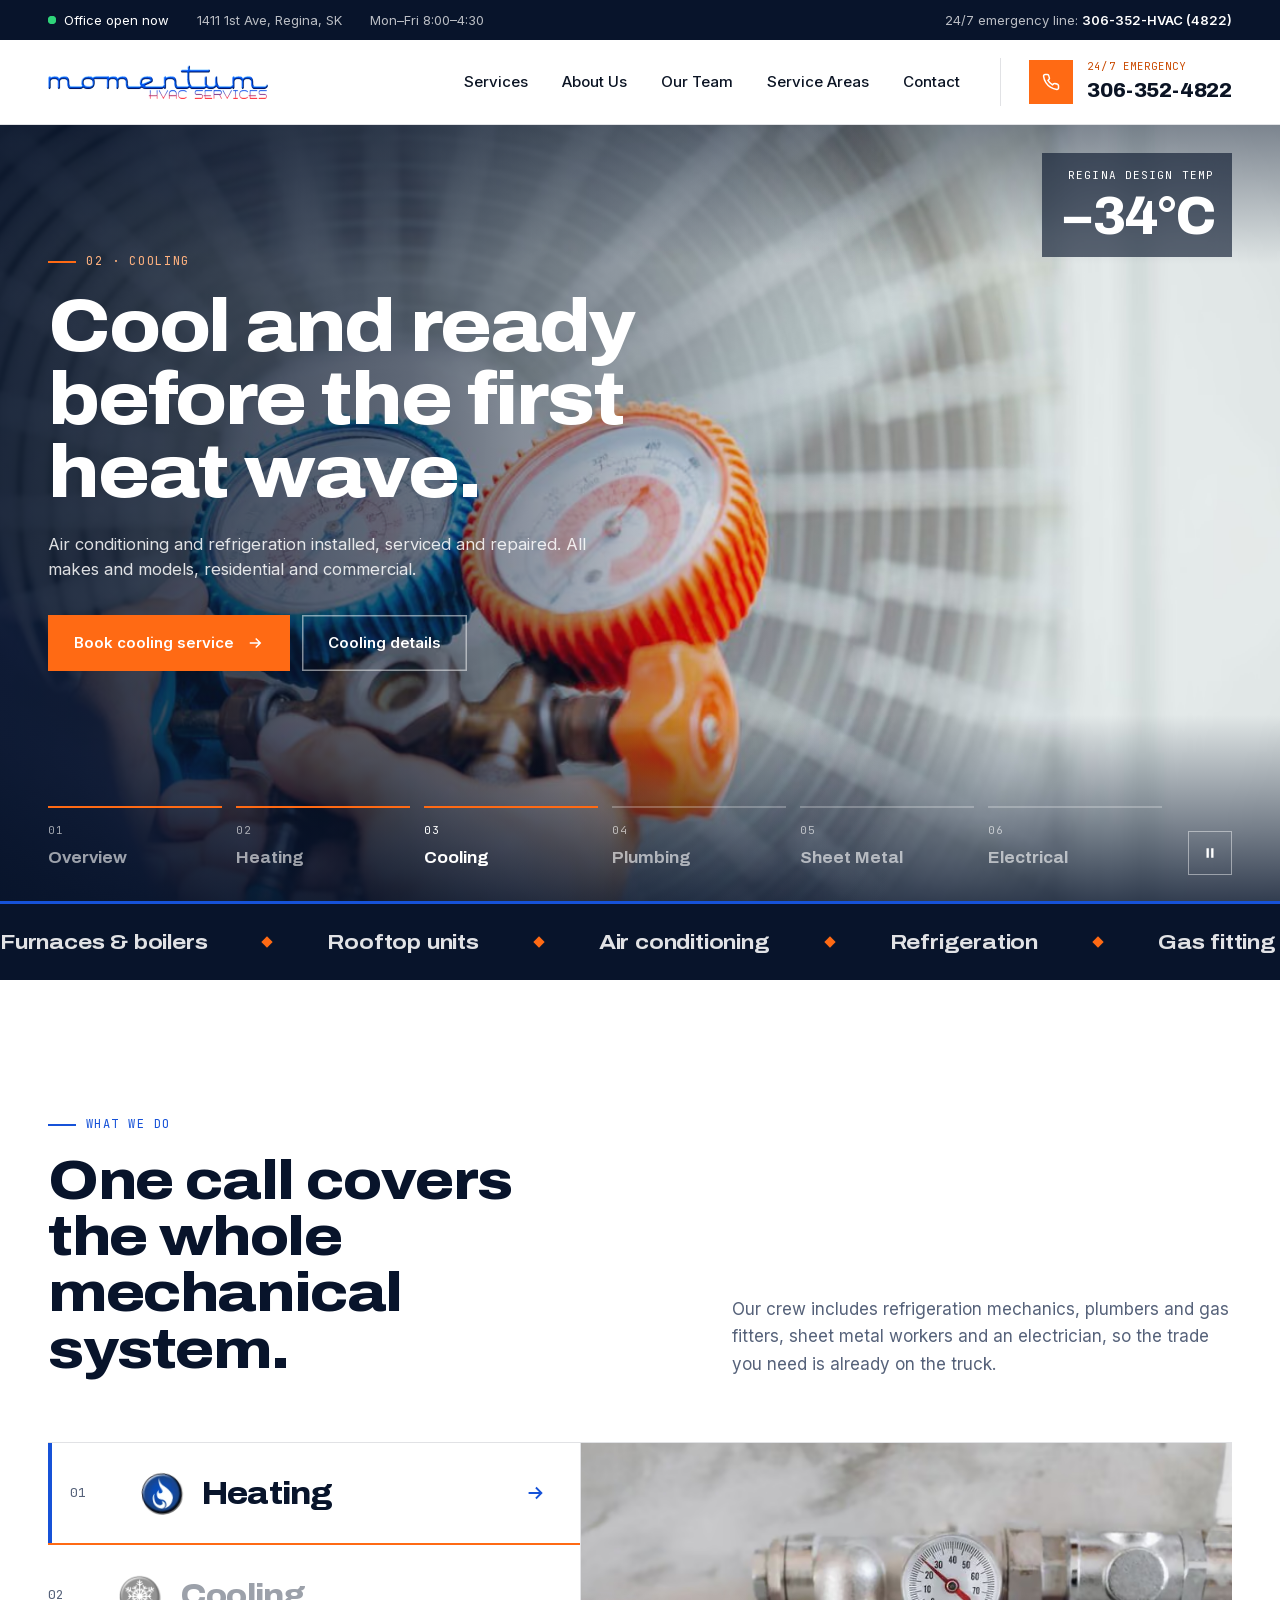
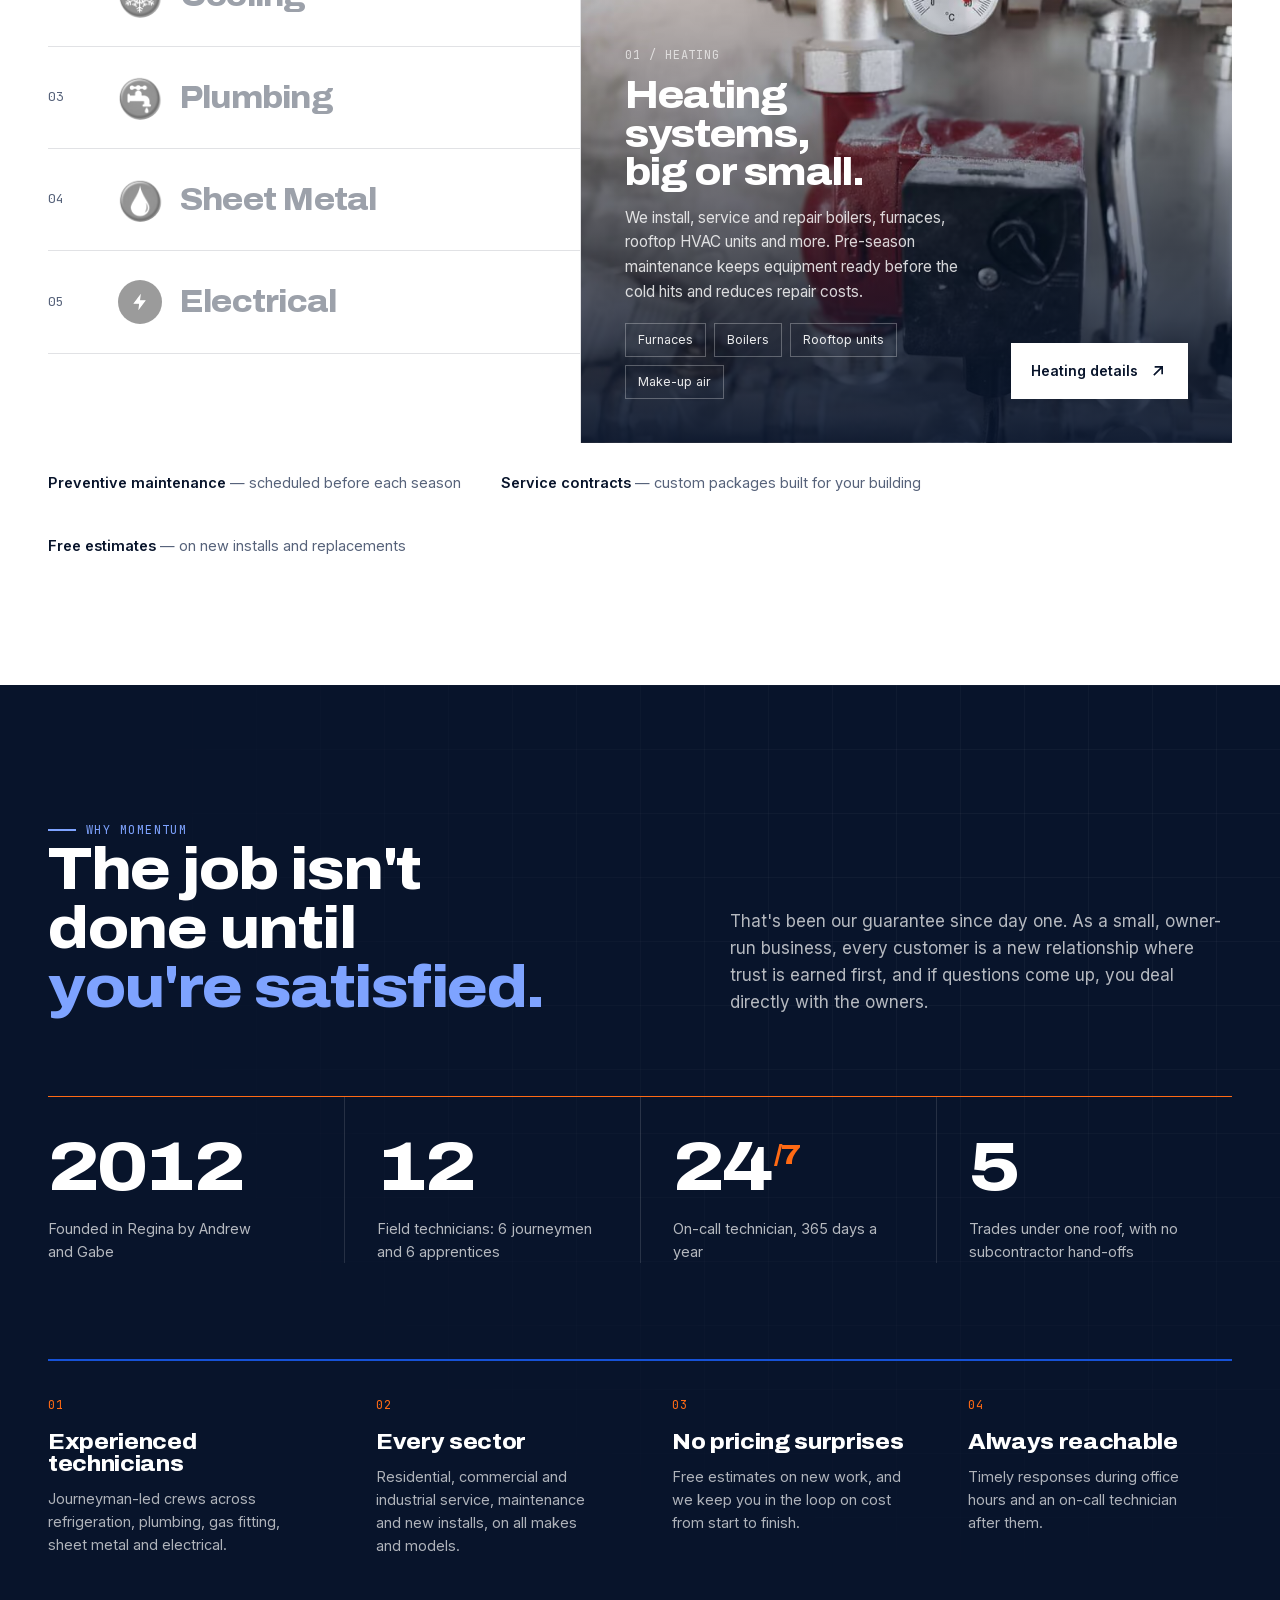
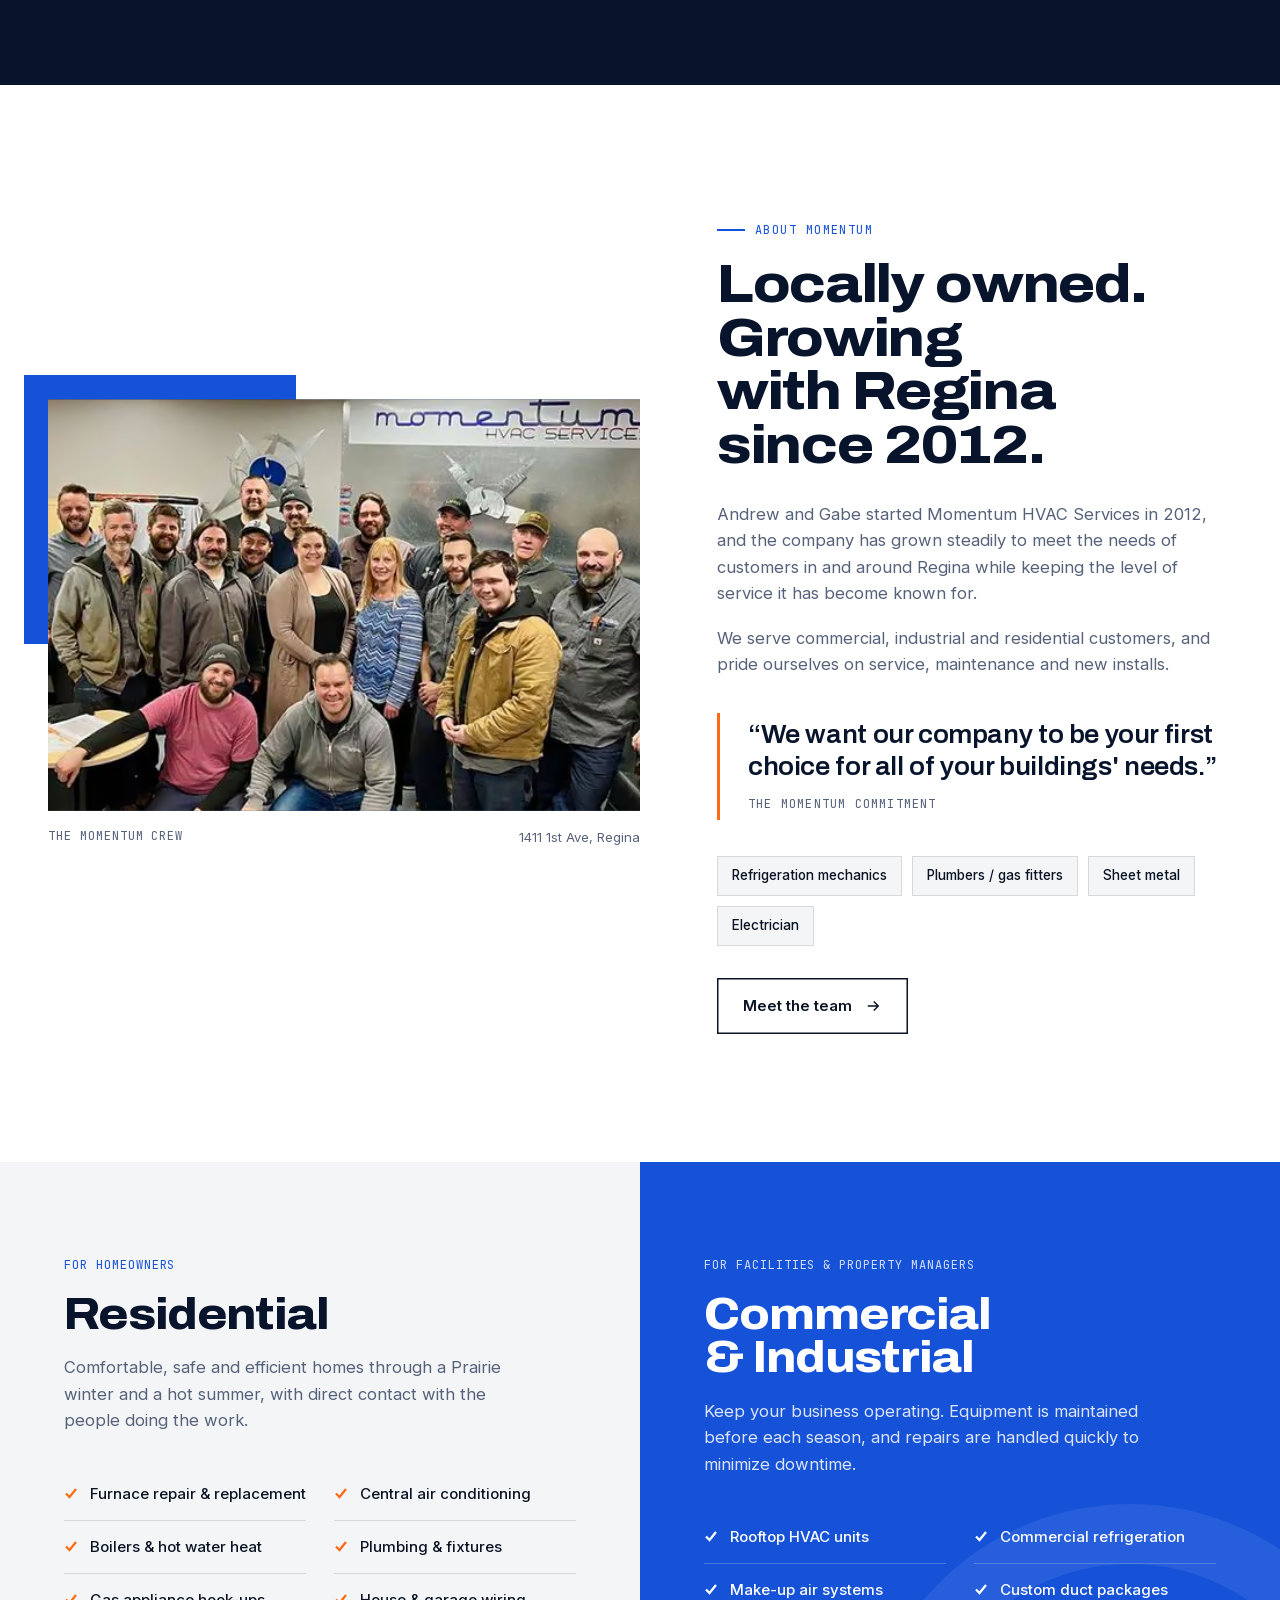
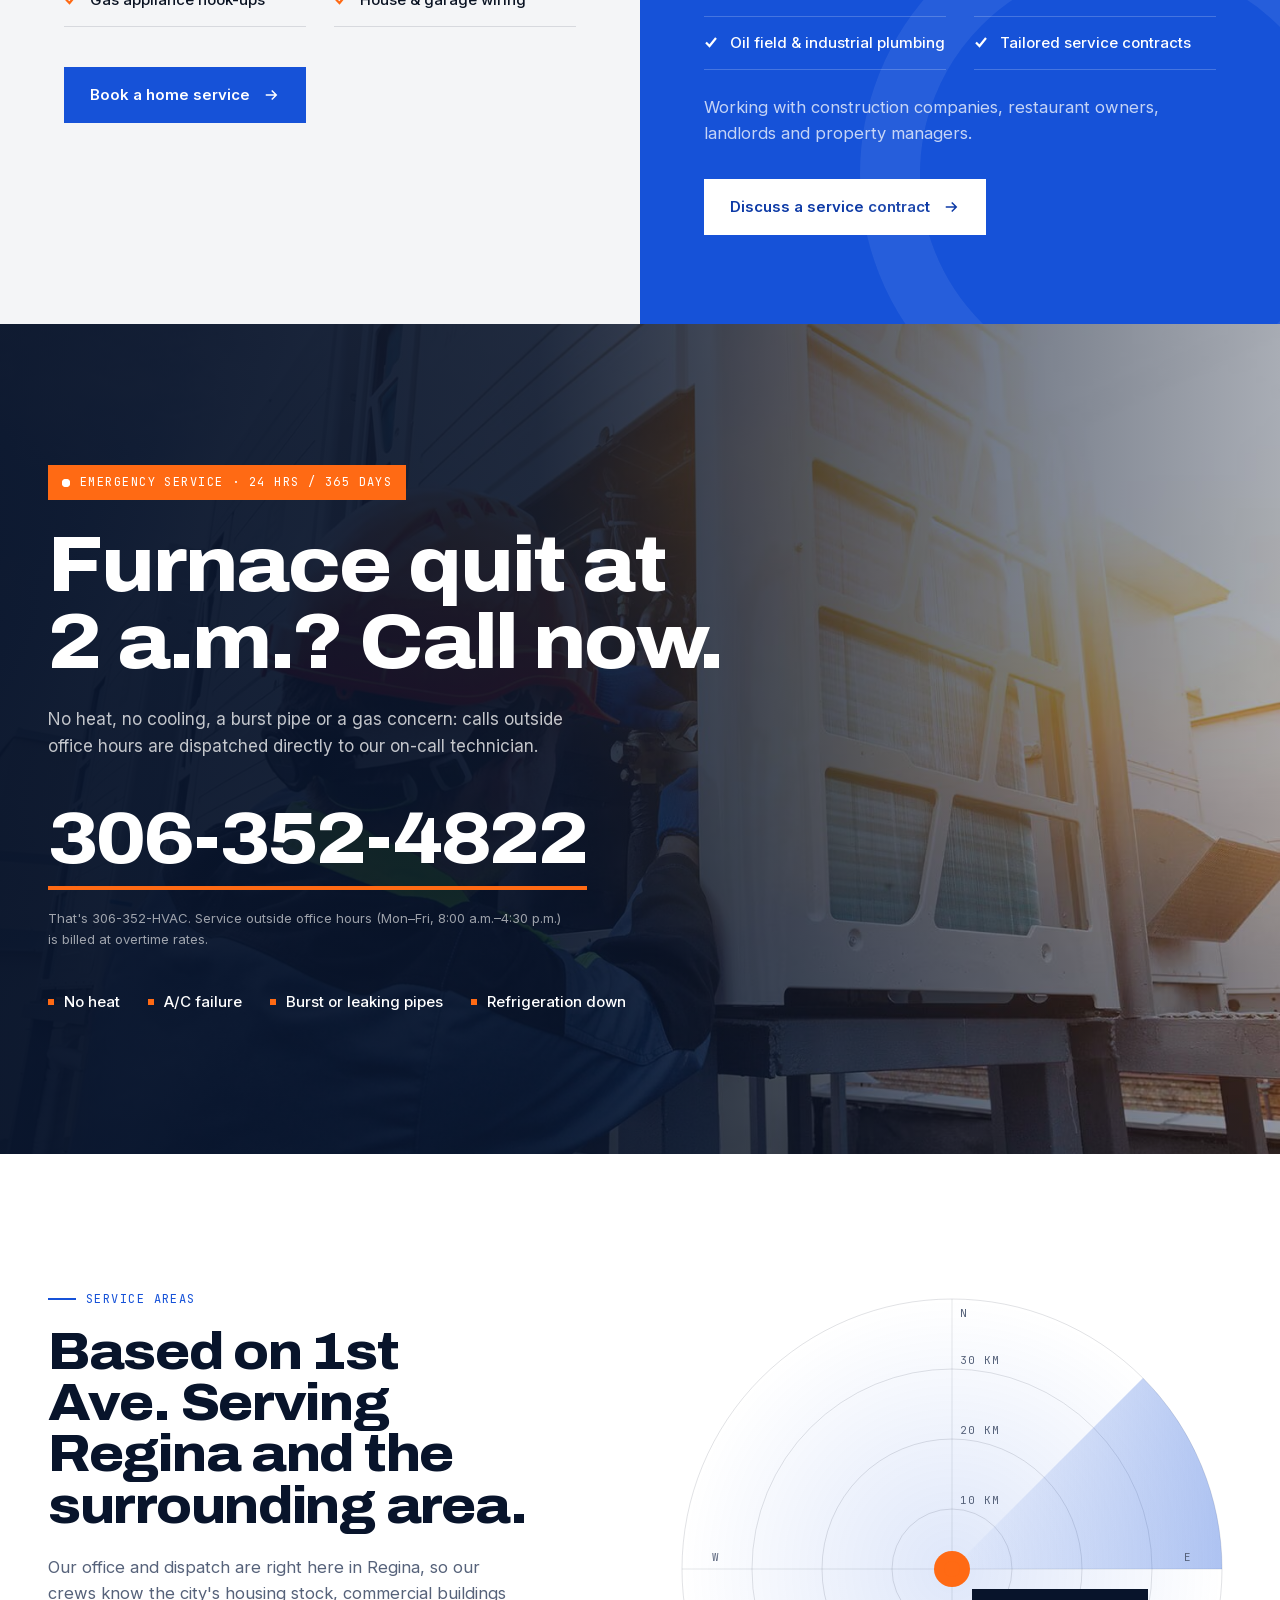
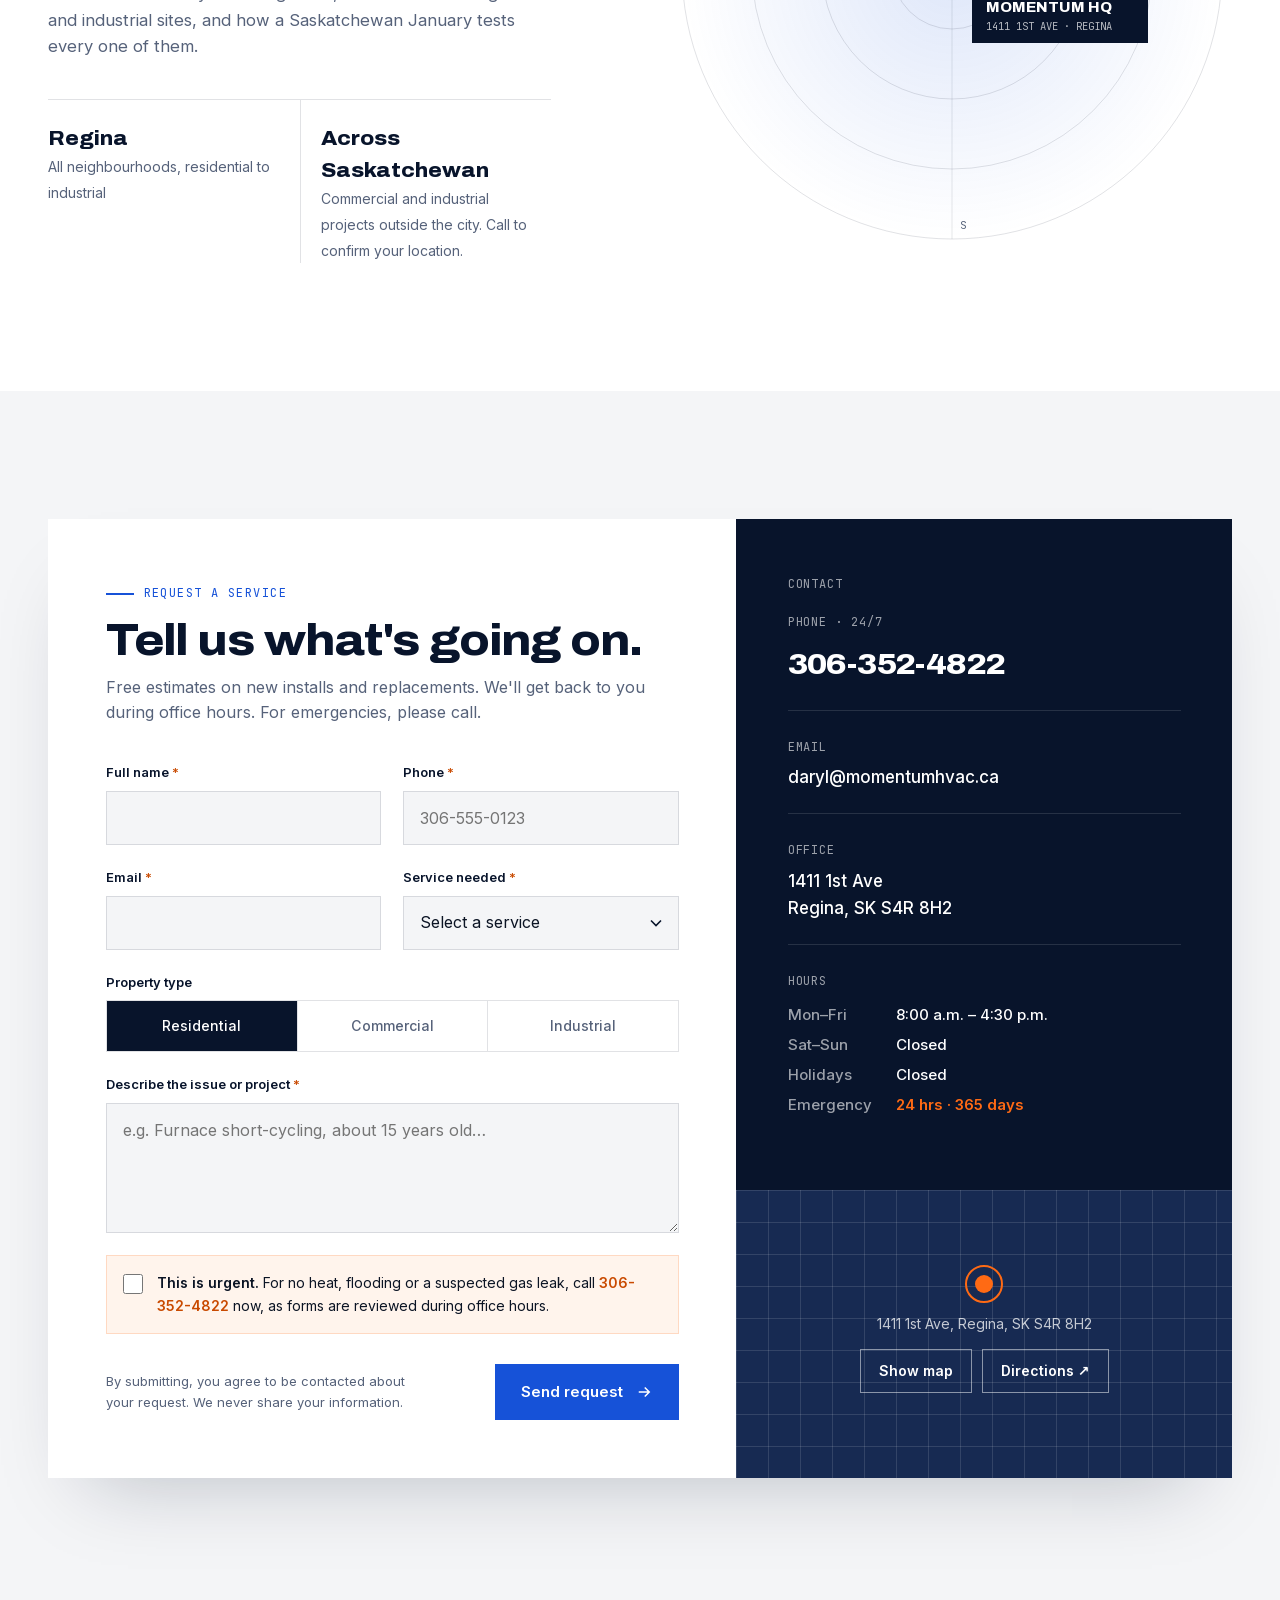
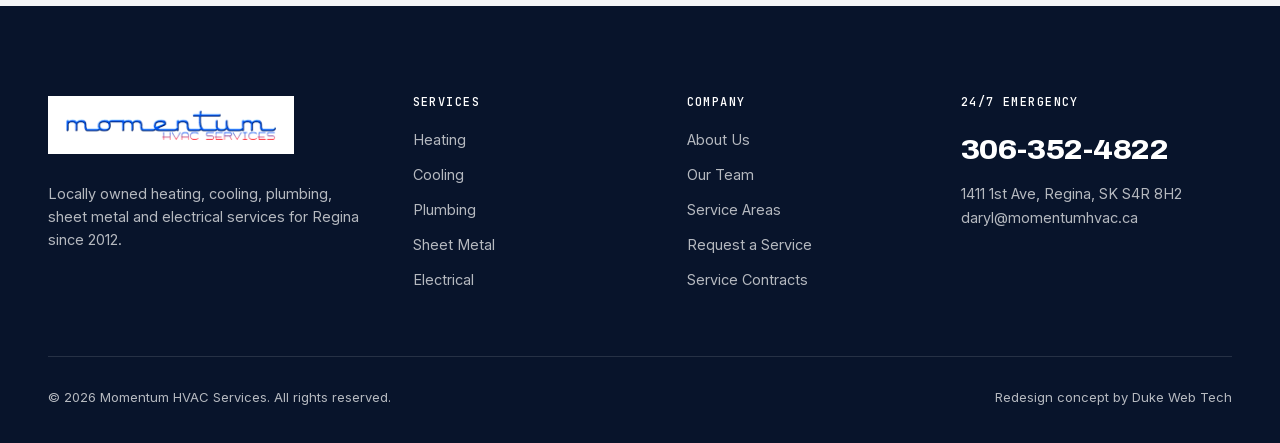
<file: index.html>
<!DOCTYPE html>
<html lang="en-CA">
<head>
<meta charset="utf-8">
<meta name="viewport" content="width=device-width, initial-scale=1, viewport-fit=cover">
<title>Momentum HVAC Services | Heating, Cooling, Plumbing &amp; Mechanical in Regina, SK</title>
<meta name="description" content="Locally owned since 2012. Momentum HVAC Services provides heating, cooling, plumbing, sheet metal and electrical services to residential, commercial and industrial customers in Regina, Saskatchewan. 24/7 emergency service.">
<!-- PREVIEW ONLY: delete the next line when this goes live on momentumhvac.com -->
<meta name="robots" content="noindex, nofollow">
<link rel="canonical" href="https://www.momentumhvac.com/">
<meta name="theme-color" content="#08142b">
<meta property="og:type" content="website">
<meta property="og:site_name" content="Momentum HVAC Services">
<meta property="og:title" content="Momentum HVAC Services | Heating, Cooling, Plumbing &amp; Mechanical in Regina, SK">
<meta property="og:description" content="Locally owned since 2012. Momentum HVAC Services provides heating, cooling, plumbing, sheet metal and electrical services to residential, commercial and industrial customers in Regina, Saskatchewan. 24/7 emergency service.">
<meta property="og:url" content="https://www.momentumhvac.com/">
<meta property="og:image" content="https://www.momentumhvac.com/assets/img/og-image.jpg">
<meta property="og:locale" content="en_CA">
<meta name="twitter:card" content="summary_large_image">
<link rel="icon" href="favicon.ico" sizes="32x32">
<link rel="icon" href="favicon-32.png" type="image/png">
<link rel="apple-touch-icon" href="apple-touch-icon.png">
<link rel="manifest" href="site.webmanifest">
<link rel="preload" href="assets/fonts/Archivo.woff2" as="font" type="font/woff2" crossorigin>
<link rel="preload" href="assets/fonts/Inter.woff2" as="font" type="font/woff2" crossorigin>
<link rel="preload" as="image" type="image/avif" imagesrcset="assets/img/slides/overview-768.avif 768w, assets/img/slides/overview-1280.avif 1280w, assets/img/slides/overview-1500.avif 1500w" imagesizes="100vw" fetchpriority="high">
<link rel="stylesheet" href="assets/css/main.css">
<script>document.documentElement.classList.add('js')</script>
<script src="assets/js/main.js" defer></script>
<script type="application/ld+json">
{"@context":"https://schema.org","@type":"HVACBusiness","name":"Momentum HVAC Services","url":"https://www.momentumhvac.com/","logo":"https://www.momentumhvac.com/assets/img/logo.png","image":"https://www.momentumhvac.com/assets/img/og-image.jpg","telephone":"+1-306-352-4822","email":"daryl@momentumhvac.ca","foundingDate":"2012","founder":[{"@type":"Person","name":"Andrew Klaassen"},{"@type":"Person","name":"Gabe Fernandez"}],"address":{"@type":"PostalAddress","streetAddress":"1411 1st Ave","addressLocality":"Regina","addressRegion":"SK","postalCode":"S4R 8H2","addressCountry":"CA"},"areaServed":[{"@type":"City","name":"Regina"},{"@type":"State","name":"Saskatchewan"}],"openingHoursSpecification":[{"@type":"OpeningHoursSpecification","dayOfWeek":["Monday","Tuesday","Wednesday","Thursday","Friday"],"opens":"08:00","closes":"16:30"}],"hasOfferCatalog":{"@type":"OfferCatalog","name":"Mechanical services","itemListElement":[{"@type":"Offer","itemOffered":{"@type":"Service","name":"Heating","url":"https://www.momentumhvac.com/services/heating.html"}},{"@type":"Offer","itemOffered":{"@type":"Service","name":"Cooling","url":"https://www.momentumhvac.com/services/cooling.html"}},{"@type":"Offer","itemOffered":{"@type":"Service","name":"Plumbing","url":"https://www.momentumhvac.com/services/plumbing.html"}},{"@type":"Offer","itemOffered":{"@type":"Service","name":"Sheet Metal","url":"https://www.momentumhvac.com/services/sheet-metal.html"}},{"@type":"Offer","itemOffered":{"@type":"Service","name":"Electrical","url":"https://www.momentumhvac.com/services/electrical.html"}}]}}
</script>
</head>
<body>
<a class="skip" href="#main">Skip to content</a>

<div class="util">
  <div class="wrap">
    <div class="util-l">
      <span class="status"><span class="dot" id="statusDot"></span><span id="statusText">Office open now</span></span>
      <span class="hide-m">1411 1st Ave, Regina, SK</span>
      <span class="hide-m">Mon–Fri 8:00–4:30</span>
    </div>
    <div class="util-r">24/7 emergency line: <a href="tel:+13063524822"><strong>306-352-HVAC (4822)</strong></a></div>
  </div>
</div>

<header class="nav" id="nav">
  <div class="wrap">
    <a class="logo" href="#top" aria-label="Momentum HVAC Services home">
      <picture><source type="image/webp" srcset="assets/img/logo.webp"><img src="assets/img/logo.png" alt="Momentum HVAC Services" width="440" height="63"></picture>
    </a>
    <nav class="nav-links" aria-label="Primary">
      <a href="#services">Services</a>
      <a href="#about">About Us</a>
      <a href="team.html">Our Team</a>
      <a href="#areas">Service Areas</a>
      <a href="#contact">Contact</a>
    </nav>
    <a class="nav-call" href="tel:+13063524822">
      <span class="ic"><svg width="18" height="18" viewBox="0 0 24 24" fill="none" stroke="currentColor" stroke-width="2" aria-hidden="true"><path d="M22 16.9v3a2 2 0 0 1-2.2 2 19.8 19.8 0 0 1-8.6-3.1 19.5 19.5 0 0 1-6-6A19.8 19.8 0 0 1 2.1 4.2 2 2 0 0 1 4.1 2h3a2 2 0 0 1 2 1.7c.1.9.4 1.8.7 2.7a2 2 0 0 1-.5 2.1L8 9.8a16 16 0 0 0 6 6l1.3-1.3a2 2 0 0 1 2.1-.4c.9.3 1.8.6 2.7.7a2 2 0 0 1 1.7 2z"/></svg></span>
      <span><small>24/7 Emergency</small><strong>306-352-4822</strong></span>
    </a>
    <button class="burger" id="burger" aria-label="Open menu" aria-expanded="false" aria-controls="nav">
      <svg class="b-open" width="22" height="22" viewBox="0 0 24 24" fill="none" stroke="currentColor" stroke-width="2" aria-hidden="true"><path d="M3 7h18M3 12h18M3 17h12"/></svg>
      <svg class="b-close" width="22" height="22" viewBox="0 0 24 24" fill="none" stroke="currentColor" stroke-width="2" aria-hidden="true"><path d="M6 6l12 12M18 6 6 18"/></svg>
    </button>
  </div>
</header>

<main id="main">
<!-- Hero -->
<section class="hx hv1" id="top" data-hs aria-roledescription="carousel" aria-label="Momentum HVAC services">
  <h1 class="sr-only">Momentum HVAC Services: heating, cooling, plumbing, sheet metal and electrical in Regina, SK</h1>
  <div class="hs-stage">
    <div class="hs-slide active" role="group" aria-roledescription="slide" aria-label="1 of 6: Overview" style="--p:50% 40%"><picture><source type="image/avif" srcset="assets/img/slides/overview-768.avif 768w, assets/img/slides/overview-1280.avif 1280w, assets/img/slides/overview-1500.avif 1500w" sizes="100vw"><source type="image/webp" srcset="assets/img/slides/overview-768.webp 768w, assets/img/slides/overview-1280.webp 1280w, assets/img/slides/overview-1500.webp 1500w" sizes="100vw"><img src="assets/img/slides/overview-1500.jpg" alt="Two Momentum technicians testing rooftop condensing units on a commercial building" width="1500" height="1000" decoding="async" fetchpriority="high"></picture></div>
    <div class="hs-slide" role="group" aria-roledescription="slide" aria-label="2 of 6: Heating" aria-hidden="true" style="--p:30% 50%"><picture><source type="image/avif" data-srcset="assets/img/slides/heating-768.avif 768w, assets/img/slides/heating-1280.avif 1280w, assets/img/slides/heating-1500.avif 1500w" sizes="100vw"><source type="image/webp" data-srcset="assets/img/slides/heating-768.webp 768w, assets/img/slides/heating-1280.webp 1280w, assets/img/slides/heating-1500.webp 1500w" sizes="100vw"><img data-src="assets/img/slides/heating-1500.jpg" alt="Technician servicing a rooftop heating unit in bright winter sun" width="1500" height="1000" decoding="async"></picture></div>
    <div class="hs-slide" role="group" aria-roledescription="slide" aria-label="3 of 6: Cooling" aria-hidden="true" style="--p:50% 50%"><picture><source type="image/avif" data-srcset="assets/img/slides/cooling-768.avif 768w, assets/img/slides/cooling-1280.avif 1280w, assets/img/slides/cooling-1500.avif 1500w" sizes="100vw"><source type="image/webp" data-srcset="assets/img/slides/cooling-768.webp 768w, assets/img/slides/cooling-1280.webp 1280w, assets/img/slides/cooling-1500.webp 1500w" sizes="100vw"><img data-src="assets/img/slides/cooling-1500.jpg" alt="Technician reading refrigerant gauges in front of an air conditioning condenser" width="1500" height="1000" decoding="async"></picture></div>
    <div class="hs-slide" role="group" aria-roledescription="slide" aria-label="4 of 6: Plumbing" aria-hidden="true" style="--p:50% 50%"><picture><source type="image/avif" data-srcset="assets/img/slides/plumbing-768.avif 768w, assets/img/slides/plumbing-1280.avif 1280w, assets/img/slides/plumbing-1920.avif 1920w" sizes="100vw"><source type="image/webp" data-srcset="assets/img/slides/plumbing-768.webp 768w, assets/img/slides/plumbing-1280.webp 1280w, assets/img/slides/plumbing-1920.webp 1920w" sizes="100vw"><img data-src="assets/img/slides/plumbing-1920.jpg" alt="Plumber tightening a brass fitting on a supply line" width="1920" height="1280" decoding="async"></picture></div>
    <div class="hs-slide" role="group" aria-roledescription="slide" aria-label="5 of 6: Sheet Metal" aria-hidden="true" style="--p:62% 30%"><picture><source type="image/avif" data-srcset="assets/img/slides/sheet-metal-768.avif 768w, assets/img/slides/sheet-metal-1280.avif 1280w, assets/img/slides/sheet-metal-1500.avif 1500w" sizes="100vw"><source type="image/webp" data-srcset="assets/img/slides/sheet-metal-768.webp 768w, assets/img/slides/sheet-metal-1280.webp 1280w, assets/img/slides/sheet-metal-1500.webp 1500w" sizes="100vw"><img data-src="assets/img/slides/sheet-metal-1500.jpg" alt="Sheet metal worker fitting galvanized ductwork overhead" width="1500" height="1000" decoding="async"></picture></div>
    <div class="hs-slide" role="group" aria-roledescription="slide" aria-label="6 of 6: Electrical" aria-hidden="true" style="--p:55% 50%"><picture><source type="image/avif" data-srcset="assets/img/slides/electrical-768.avif 768w, assets/img/slides/electrical-1280.avif 1280w, assets/img/slides/electrical-1920.avif 1920w" sizes="100vw"><source type="image/webp" data-srcset="assets/img/slides/electrical-768.webp 768w, assets/img/slides/electrical-1280.webp 1280w, assets/img/slides/electrical-1920.webp 1920w" sizes="100vw"><img data-src="assets/img/slides/electrical-1920.jpg" alt="Electrician testing wiring in a breaker panel" width="1920" height="1277" decoding="async"></picture></div>
  </div>
  <div class="temp ld wx-chip" id="wx" aria-live="polite"><span id="wxLabel">Regina design temp</span><b id="wxTemp">−34°C</b><small id="wxFeels"></small></div>
  <div class="hs-body wrap">
    <div class="hs-copies" data-hs-copy data-hs-hold>
      <div class="hs-c active"><span class="hs-eyebrow">Regina, SK · Locally owned since 2012</span><h2 class="hs-h">Heat, cool &amp; keep Regina running.</h2><p class="hs-p">Heating, cooling, plumbing, sheet metal and electrical for homes, businesses and industrial sites. One crew, five trades, on call 24/7.</p><div class="hs-ctas"><a class="btn btn-orange" href="#contact">Request a Service <svg class="arrow" viewBox="0 0 24 24" fill="none" stroke="currentColor" stroke-width="2" aria-hidden="true"><path d="M5 12h14M13 6l6 6-6 6"/></svg></a><a class="btn btn-ghost-l" href="tel:+13063524822"><svg viewBox="0 0 24 24" fill="none" stroke="currentColor" stroke-width="2" aria-hidden="true"><path d="M22 16.9v3a2 2 0 0 1-2.2 2 19.8 19.8 0 0 1-8.6-3.1 19.5 19.5 0 0 1-6-6A19.8 19.8 0 0 1 2.1 4.2 2 2 0 0 1 4.1 2h3a2 2 0 0 1 2 1.7c.1.9.4 1.8.7 2.7a2 2 0 0 1-.5 2.1L8 9.8a16 16 0 0 0 6 6l1.3-1.3a2 2 0 0 1 2.1-.4c.9.3 1.8.6 2.7.7a2 2 0 0 1 1.7 2z"/></svg>Call 306-352-4822</a></div></div>
      <div class="hs-c"><span class="hs-eyebrow">01 · Heating</span><h2 class="hs-h">When it’s −30 outside, your heat can’t quit.</h2><p class="hs-p">Furnace, boiler and rooftop unit repairs, tune-ups and new installs, with an on-call technician 365 days a year.</p><div class="hs-ctas"><a class="btn btn-orange" href="#contact" data-service="Heating">Book heating service <svg class="arrow" viewBox="0 0 24 24" fill="none" stroke="currentColor" stroke-width="2" aria-hidden="true"><path d="M5 12h14M13 6l6 6-6 6"/></svg></a><a class="btn btn-ghost-l" href="services/heating.html">Heating details</a></div></div>
      <div class="hs-c"><span class="hs-eyebrow">02 · Cooling</span><h2 class="hs-h">Cool and ready before the first heat wave.</h2><p class="hs-p">Air conditioning and refrigeration installed, serviced and repaired. All makes and models, residential and commercial.</p><div class="hs-ctas"><a class="btn btn-orange" href="#contact" data-service="Cooling">Book cooling service <svg class="arrow" viewBox="0 0 24 24" fill="none" stroke="currentColor" stroke-width="2" aria-hidden="true"><path d="M5 12h14M13 6l6 6-6 6"/></svg></a><a class="btn btn-ghost-l" href="services/cooling.html">Cooling details</a></div></div>
      <div class="hs-c"><span class="hs-eyebrow">03 · Plumbing &amp; gas fitting</span><h2 class="hs-h">From a dripping tap to a new gas line.</h2><p class="hs-p">Plumbers and gas fitters for homes, restaurants, landlords, industrial sites and the oil field.</p><div class="hs-ctas"><a class="btn btn-orange" href="#contact" data-service="Plumbing / gas fitting">Book plumbing service <svg class="arrow" viewBox="0 0 24 24" fill="none" stroke="currentColor" stroke-width="2" aria-hidden="true"><path d="M5 12h14M13 6l6 6-6 6"/></svg></a><a class="btn btn-ghost-l" href="services/plumbing.html">Plumbing details</a></div></div>
      <div class="hs-c"><span class="hs-eyebrow">04 · Sheet metal</span><h2 class="hs-h">Ductwork built in our own shop, made to fit.</h2><p class="hs-p">Custom duct packages and make-up air systems, designed, fabricated and installed by our own crew.</p><div class="hs-ctas"><a class="btn btn-orange" href="#contact" data-service="Sheet metal / ductwork">Book sheet metal service <svg class="arrow" viewBox="0 0 24 24" fill="none" stroke="currentColor" stroke-width="2" aria-hidden="true"><path d="M5 12h14M13 6l6 6-6 6"/></svg></a><a class="btn btn-ghost-l" href="services/sheet-metal.html">Sheet Metal details</a></div></div>
      <div class="hs-c"><span class="hs-eyebrow">05 · Electrical</span><h2 class="hs-h">An electrician on the crew, not a callback away.</h2><p class="hs-p">Wiring, lighting, repairs and upgrades for homes and businesses, with clear pricing and no last-minute surprises.</p><div class="hs-ctas"><a class="btn btn-orange" href="#contact" data-service="Electrical">Book electrical service <svg class="arrow" viewBox="0 0 24 24" fill="none" stroke="currentColor" stroke-width="2" aria-hidden="true"><path d="M5 12h14M13 6l6 6-6 6"/></svg></a><a class="btn btn-ghost-l" href="services/electrical.html">Electrical details</a></div></div>
    </div>
  </div>
  <div class="hs-tabs ld" data-hs-hold><div class="wrap"><div class="hs-tablist" role="group" aria-label="Choose a service"><button class="hs-tab on" type="button" aria-current="true"><i></i><span>01</span><b>Overview</b></button><button class="hs-tab" type="button"><i></i><span>02</span><b>Heating</b></button><button class="hs-tab" type="button"><i></i><span>03</span><b>Cooling</b></button><button class="hs-tab" type="button"><i></i><span>04</span><b>Plumbing</b></button><button class="hs-tab" type="button"><i></i><span>05</span><b>Sheet Metal</b></button><button class="hs-tab" type="button"><i></i><span>06</span><b>Electrical</b></button></div><button class="hs-round hs-pause" id="hsPause" type="button" aria-label="Pause slideshow"><svg class="i-pause" width="14" height="14" viewBox="0 0 24 24" fill="currentColor" aria-hidden="true"><path d="M6 4h4v16H6zM14 4h4v16h-4z"/></svg><svg class="i-play" width="14" height="14" viewBox="0 0 24 24" fill="currentColor" aria-hidden="true"><path d="M7 4v16l13-8z"/></svg></button></div></div>
</section>

<div class="ribbon" aria-hidden="true" data-loop>
  <div class="ribbon-track">
    <span>Furnaces &amp; boilers</span><span>Rooftop units</span><span>Air conditioning</span><span>Refrigeration</span><span>Gas fitting</span><span>Custom ductwork</span><span>Electrical</span><span>Service contracts</span>
    <span>Furnaces &amp; boilers</span><span>Rooftop units</span><span>Air conditioning</span><span>Refrigeration</span><span>Gas fitting</span><span>Custom ductwork</span><span>Electrical</span><span>Service contracts</span>
  </div>
</div>

<!-- Services -->
<section class="sec" id="services">
  <div class="wrap">
    <div class="sec-head">
      <div class="rv">
        <span class="eyebrow">What we do</span>
        <h2>One call covers the whole mechanical system.</h2>
      </div>
      <p class="rv d1">Our crew includes refrigeration mechanics, plumbers and gas fitters, sheet metal workers and an electrician, so the trade you need is already on the truck.</p>
    </div>

    <div class="svc rv">
      <ul class="svc-list" role="tablist" aria-label="Services" aria-orientation="vertical">
        <li class="svc-item active"><button class="svc-btn" role="tab" id="tab-heating" aria-controls="panel-heating" aria-selected="true">
          <span class="svc-num">01</span><span class="svc-ico"><img src="assets/img/icons/heating.webp" alt="" width="44" height="44"></span><span class="svc-name">Heating</span>
          <svg class="svc-arrow" width="22" height="22" viewBox="0 0 24 24" fill="none" stroke="currentColor" stroke-width="2" aria-hidden="true"><path d="M5 12h14M13 6l6 6-6 6"/></svg></button></li>
        <li class="svc-item"><button class="svc-btn" role="tab" id="tab-cooling" aria-controls="panel-cooling" aria-selected="false" tabindex="-1">
          <span class="svc-num">02</span><span class="svc-ico"><img src="assets/img/icons/cooling.webp" alt="" width="44" height="44"></span><span class="svc-name">Cooling</span>
          <svg class="svc-arrow" width="22" height="22" viewBox="0 0 24 24" fill="none" stroke="currentColor" stroke-width="2" aria-hidden="true"><path d="M5 12h14M13 6l6 6-6 6"/></svg></button></li>
        <li class="svc-item"><button class="svc-btn" role="tab" id="tab-plumbing" aria-controls="panel-plumbing" aria-selected="false" tabindex="-1">
          <span class="svc-num">03</span><span class="svc-ico"><img src="assets/img/icons/plumbing.webp" alt="" width="44" height="44"></span><span class="svc-name">Plumbing</span>
          <svg class="svc-arrow" width="22" height="22" viewBox="0 0 24 24" fill="none" stroke="currentColor" stroke-width="2" aria-hidden="true"><path d="M5 12h14M13 6l6 6-6 6"/></svg></button></li>
        <li class="svc-item"><button class="svc-btn" role="tab" id="tab-sheet-metal" aria-controls="panel-sheet-metal" aria-selected="false" tabindex="-1">
          <span class="svc-num">04</span><span class="svc-ico"><img src="assets/img/icons/sheet-metal.webp" alt="" width="44" height="44"></span><span class="svc-name">Sheet Metal</span>
          <svg class="svc-arrow" width="22" height="22" viewBox="0 0 24 24" fill="none" stroke="currentColor" stroke-width="2" aria-hidden="true"><path d="M5 12h14M13 6l6 6-6 6"/></svg></button></li>
        <li class="svc-item"><button class="svc-btn" role="tab" id="tab-electrical" aria-controls="panel-electrical" aria-selected="false" tabindex="-1">
          <span class="svc-num">05</span><span class="svc-ico elec"><svg width="20" height="20" viewBox="0 0 24 24" fill="#fff" aria-hidden="true"><path d="M13 2 4 14h7l-1 8 9-12h-7z"/></svg></span><span class="svc-name">Electrical</span>
          <svg class="svc-arrow" width="22" height="22" viewBox="0 0 24 24" fill="none" stroke="currentColor" stroke-width="2" aria-hidden="true"><path d="M5 12h14M13 6l6 6-6 6"/></svg></button></li>
      </ul>

      <div class="svc-stage">
        <article class="svc-panel active" role="tabpanel" id="panel-heating" aria-labelledby="tab-heating">
          <picture><source type="image/avif" srcset="assets/img/heating-640.avif 640w, assets/img/heating-1100.avif 1100w" sizes="(max-width:1024px) 100vw, 55vw"><source type="image/webp" srcset="assets/img/heating-640.webp 640w, assets/img/heating-1100.webp 1100w" sizes="(max-width:1024px) 100vw, 55vw"><img src="assets/img/heating-1100.jpg" alt="Hydronic heating manifold with circulator pump and temperature gauge" width="1100" height="733" loading="lazy" decoding="async"></picture>
          <div class="svc-copy"><div>
            <span class="mono">01 / Heating</span><h3>Heating systems, big or small.</h3>
            <p>We install, service and repair boilers, furnaces, rooftop HVAC units and more. Pre-season maintenance keeps equipment ready before the cold hits and reduces repair costs.</p>
            <div class="svc-tags"><span>Furnaces</span><span>Boilers</span><span>Rooftop units</span><span>Make-up air</span></div>
          </div><a class="svc-more" href="services/heating.html">Heating details <svg width="20" height="20" viewBox="0 0 24 24" fill="none" stroke="currentColor" stroke-width="2" aria-hidden="true"><path d="M7 17 17 7M8 7h9v9"/></svg></a></div>
        </article>
        <article class="svc-panel" role="tabpanel" id="panel-cooling" aria-labelledby="tab-cooling">
          <picture><source type="image/avif" srcset="assets/img/cooling-640.avif 640w, assets/img/cooling-1100.avif 1100w" sizes="(max-width:1024px) 100vw, 55vw"><source type="image/webp" srcset="assets/img/cooling-640.webp 640w, assets/img/cooling-1100.webp 1100w" sizes="(max-width:1024px) 100vw, 55vw"><img src="assets/img/cooling-1100.jpg" alt="Technician reading refrigerant manifold gauges in front of an air conditioning condenser" width="1100" height="733" loading="lazy" decoding="async"></picture>
          <div class="svc-copy"><div>
            <span class="mono">02 / Cooling</span><h3>Air conditioning &amp; refrigeration.</h3>
            <p>Installation, service and repair of air conditioning and refrigeration equipment, all makes and models. Maintained before the cooling season so it runs when you need it.</p>
            <div class="svc-tags"><span>Central A/C</span><span>Refrigeration</span><span>Rooftop cooling</span><span>High-efficiency upgrades</span></div>
          </div><a class="svc-more" href="services/cooling.html">Cooling details <svg width="20" height="20" viewBox="0 0 24 24" fill="none" stroke="currentColor" stroke-width="2" aria-hidden="true"><path d="M7 17 17 7M8 7h9v9"/></svg></a></div>
        </article>
        <article class="svc-panel" role="tabpanel" id="panel-plumbing" aria-labelledby="tab-plumbing">
          <picture><source type="image/avif" srcset="assets/img/plumbing-640.avif 640w, assets/img/plumbing-1100.avif 1100w" sizes="(max-width:1024px) 100vw, 55vw"><source type="image/webp" srcset="assets/img/plumbing-640.webp 640w, assets/img/plumbing-1100.webp 1100w" sizes="(max-width:1024px) 100vw, 55vw"><img src="assets/img/plumbing-1100.jpg" alt="Plumber tightening a brass fitting on steel supply lines" width="1100" height="733" loading="lazy" decoding="async"></picture>
          <div class="svc-copy"><div>
            <span class="mono">03 / Plumbing &amp; gas fitting</span><h3>From taps to gas appliances.</h3>
            <p>Our plumbers and gas fitters install, service and repair everything from toilets and taps to gas appliances, in residential, commercial, industrial and oil field settings.</p>
            <div class="svc-tags"><span>Repairs</span><span>Gas fitting</span><span>Water heaters</span><span>Fixtures</span></div>
          </div><a class="svc-more" href="services/plumbing.html">Plumbing details <svg width="20" height="20" viewBox="0 0 24 24" fill="none" stroke="currentColor" stroke-width="2" aria-hidden="true"><path d="M7 17 17 7M8 7h9v9"/></svg></a></div>
        </article>
        <article class="svc-panel" role="tabpanel" id="panel-sheet-metal" aria-labelledby="tab-sheet-metal">
          <picture><source type="image/avif" srcset="assets/img/sheet-metal-640.avif 640w, assets/img/sheet-metal-1100.avif 1100w" sizes="(max-width:1024px) 100vw, 55vw"><source type="image/webp" srcset="assets/img/sheet-metal-640.webp 640w, assets/img/sheet-metal-1100.webp 1100w" sizes="(max-width:1024px) 100vw, 55vw"><img src="assets/img/sheet-metal-1100.jpg" alt="Sheet metal worker installing galvanized ductwork overhead" width="1100" height="733" loading="lazy" decoding="async"></picture>
          <div class="svc-copy"><div>
            <span class="mono">04 / Sheet metal</span><h3>Custom ductwork, built in our own shop.</h3>
            <p>We install, repair and replace any size of ductwork. With our own sheet metal shop, we design, build and install custom duct packages for any setting.</p>
            <div class="svc-tags"><span>Fabrication</span><span>Duct design</span><span>Make-up air</span><span>Install &amp; replace</span></div>
          </div><a class="svc-more" href="services/sheet-metal.html">Sheet Metal details <svg width="20" height="20" viewBox="0 0 24 24" fill="none" stroke="currentColor" stroke-width="2" aria-hidden="true"><path d="M7 17 17 7M8 7h9v9"/></svg></a></div>
        </article>
        <article class="svc-panel" role="tabpanel" id="panel-electrical" aria-labelledby="tab-electrical">
          <picture><source type="image/avif" srcset="assets/img/electrical-640.avif 640w, assets/img/electrical-1100.avif 1100w" sizes="(max-width:1024px) 100vw, 55vw"><source type="image/webp" srcset="assets/img/electrical-640.webp 640w, assets/img/electrical-1100.webp 1100w" sizes="(max-width:1024px) 100vw, 55vw"><img src="assets/img/electrical-1100.jpg" alt="Electrician working inside a circuit breaker panel" width="1100" height="733" loading="lazy" decoding="async"></picture>
          <div class="svc-copy"><div>
            <span class="mono">05 / Electrical</span><h3>Electrical, in-house.</h3>
            <p>Repairs, upgrades and new installs, from wiring a house or garage to better lighting in your office, by a certified electrician on our own crew.</p>
            <div class="svc-tags"><span>Wiring</span><span>Lighting</span><span>Repairs &amp; upgrades</span><span>New equipment</span></div>
          </div><a class="svc-more" href="services/electrical.html">Electrical details <svg width="20" height="20" viewBox="0 0 24 24" fill="none" stroke="currentColor" stroke-width="2" aria-hidden="true"><path d="M7 17 17 7M8 7h9v9"/></svg></a></div>
        </article>
      </div>
    </div>
    <div class="svc-extra rv">
      <span><b>Preventive maintenance</b> — scheduled before each season</span>
      <span><b>Service contracts</b> — custom packages built for your building</span>
      <span><b>Free estimates</b> — on new installs and replacements</span>
    </div>
  </div>
</section>

<!-- Proof / Why -->
<section class="sec proof">
  <div class="wrap">
    <div class="proof-top">
      <div class="rv"><span class="eyebrow">Why Momentum</span><h2>The job isn't done until <em>you're satisfied.</em></h2></div>
      <p class="rv d1">That's been our guarantee since day one. As a small, owner-run business, every customer is a new relationship where trust is earned first, and if questions come up, you deal directly with the owners.</p>
    </div>
    <div class="stats" data-countwrap>
      <div class="stat rv"><b>2012</b><span>Founded in Regina by Andrew and Gabe</span></div>
      <div class="stat rv d1"><b data-count="12">12</b><span>Field technicians: 6 journeymen and 6 apprentices</span></div>
      <div class="stat rv d2"><b><span data-count="24">24</span><sup>/7</sup></b><span>On-call technician, 365 days a year</span></div>
      <div class="stat rv d3"><b data-count="5">5</b><span>Trades under one roof, with no subcontractor hand-offs</span></div>
    </div>
    <div class="why">
      <div class="rv"><span class="mono">01</span><h3>Experienced technicians</h3><p>Journeyman-led crews across refrigeration, plumbing, gas fitting, sheet metal and electrical.</p></div>
      <div class="rv d1"><span class="mono">02</span><h3>Every sector</h3><p>Residential, commercial and industrial service, maintenance and new installs, on all makes and models.</p></div>
      <div class="rv d2"><span class="mono">03</span><h3>No pricing surprises</h3><p>Free estimates on new work, and we keep you in the loop on cost from start to finish.</p></div>
      <div class="rv d3"><span class="mono">04</span><h3>Always reachable</h3><p>Timely responses during office hours and an on-call technician after them.</p></div>
    </div>
  </div>
</section>

<!-- About -->
<section class="sec about" id="about">
  <div class="wrap about-grid">
    <figure class="about-photo rv-img">
      <div class="frame"><picture><source type="image/avif" srcset="assets/img/team-576.avif 576w" sizes="(max-width:1024px) 100vw, 55vw"><source type="image/webp" srcset="assets/img/team-576.webp 576w" sizes="(max-width:1024px) 100vw, 55vw"><img src="assets/img/team-576.jpg" alt="The Momentum HVAC Services team at their Regina office" width="576" height="355" loading="lazy" decoding="async"></picture></div>
      <figcaption><span class="mono">The Momentum crew</span><span>1411 1st Ave, Regina</span></figcaption>
    </figure>
    <div>
      <span class="eyebrow rv">About Momentum</span>
      <h2 class="rv d1">Locally owned. Growing with Regina since 2012.</h2>
      <p class="rv d2">Andrew and Gabe started Momentum HVAC Services in 2012, and the company has grown steadily to meet the needs of customers in and around Regina while keeping the level of service it has become known for.</p>
      <p class="rv d2">We serve commercial, industrial and residential customers, and pride ourselves on service, maintenance and new installs.</p>
      <blockquote class="quote rv d3"><p>“We want our company to be your first choice for all of your buildings' needs.”</p><cite>The Momentum commitment</cite></blockquote>
      <div class="crew rv d3"><span>Refrigeration mechanics</span><span>Plumbers / gas fitters</span><span>Sheet metal</span><span>Electrician</span></div>
      <a class="btn btn-ghost rv d4" href="team.html" style="margin-top:32px">Meet the team <svg class="arrow" viewBox="0 0 24 24" fill="none" stroke="currentColor" stroke-width="2" aria-hidden="true"><path d="M5 12h14M13 6l6 6-6 6"/></svg></a>
    </div>
  </div>
</section>

<!-- Residential / Commercial -->
<section class="split" aria-label="Services by customer type">
  <div class="side side-res">
    <span class="mono rv">For homeowners</span>
    <h3 class="rv d1">Residential</h3>
    <p class="rv d1">Comfortable, safe and efficient homes through a Prairie winter and a hot summer, with direct contact with the people doing the work.</p>
    <ul class="checklist rv d2">
      <li><svg viewBox="0 0 14 14" aria-hidden="true"><path d="M2 7.5 5.5 11 12 3" fill="none" stroke="currentColor" stroke-width="2.2"/></svg>Furnace repair &amp; replacement</li>
      <li><svg viewBox="0 0 14 14" aria-hidden="true"><path d="M2 7.5 5.5 11 12 3" fill="none" stroke="currentColor" stroke-width="2.2"/></svg>Central air conditioning</li>
      <li><svg viewBox="0 0 14 14" aria-hidden="true"><path d="M2 7.5 5.5 11 12 3" fill="none" stroke="currentColor" stroke-width="2.2"/></svg>Boilers &amp; hot water heat</li>
      <li><svg viewBox="0 0 14 14" aria-hidden="true"><path d="M2 7.5 5.5 11 12 3" fill="none" stroke="currentColor" stroke-width="2.2"/></svg>Plumbing &amp; fixtures</li>
      <li><svg viewBox="0 0 14 14" aria-hidden="true"><path d="M2 7.5 5.5 11 12 3" fill="none" stroke="currentColor" stroke-width="2.2"/></svg>Gas appliance hook-ups</li>
      <li><svg viewBox="0 0 14 14" aria-hidden="true"><path d="M2 7.5 5.5 11 12 3" fill="none" stroke="currentColor" stroke-width="2.2"/></svg>House &amp; garage wiring</li>
    </ul>
    <a class="btn btn-blue rv d3" href="#contact" data-type="Residential">Book a home service <svg class="arrow" viewBox="0 0 24 24" fill="none" stroke="currentColor" stroke-width="2" aria-hidden="true"><path d="M5 12h14M13 6l6 6-6 6"/></svg></a>
  </div>
  <div class="side side-com">
    <span class="mono rv">For facilities &amp; property managers</span>
    <h3 class="rv d1">Commercial &amp; Industrial</h3>
    <p class="rv d1">Keep your business operating. Equipment is maintained before each season, and repairs are handled quickly to minimize downtime.</p>
    <ul class="checklist rv d2">
      <li><svg viewBox="0 0 14 14" aria-hidden="true"><path d="M2 7.5 5.5 11 12 3" fill="none" stroke="currentColor" stroke-width="2.2"/></svg>Rooftop HVAC units</li>
      <li><svg viewBox="0 0 14 14" aria-hidden="true"><path d="M2 7.5 5.5 11 12 3" fill="none" stroke="currentColor" stroke-width="2.2"/></svg>Commercial refrigeration</li>
      <li><svg viewBox="0 0 14 14" aria-hidden="true"><path d="M2 7.5 5.5 11 12 3" fill="none" stroke="currentColor" stroke-width="2.2"/></svg>Make-up air systems</li>
      <li><svg viewBox="0 0 14 14" aria-hidden="true"><path d="M2 7.5 5.5 11 12 3" fill="none" stroke="currentColor" stroke-width="2.2"/></svg>Custom duct packages</li>
      <li><svg viewBox="0 0 14 14" aria-hidden="true"><path d="M2 7.5 5.5 11 12 3" fill="none" stroke="currentColor" stroke-width="2.2"/></svg>Oil field &amp; industrial plumbing</li>
      <li><svg viewBox="0 0 14 14" aria-hidden="true"><path d="M2 7.5 5.5 11 12 3" fill="none" stroke="currentColor" stroke-width="2.2"/></svg>Tailored service contracts</li>
    </ul>
    <p class="side-note rv d2">Working with construction companies, restaurant owners, landlords and property managers.</p>
    <a class="btn btn-white rv d3" href="#contact" data-type="Commercial" data-service="Maintenance / service contract">Discuss a service contract <svg class="arrow" viewBox="0 0 24 24" fill="none" stroke="currentColor" stroke-width="2" aria-hidden="true"><path d="M5 12h14M13 6l6 6-6 6"/></svg></a>
  </div>
</section>

<!-- Emergency -->
<section class="emerg" aria-labelledby="emerg-h">
  <div class="emerg-bg"><picture><source type="image/avif" srcset="assets/img/emergency-800.avif 800w, assets/img/emergency-1500.avif 1500w" sizes="100vw"><source type="image/webp" srcset="assets/img/emergency-800.webp 800w, assets/img/emergency-1500.webp 1500w" sizes="100vw"><img src="assets/img/emergency-1500.jpg" alt="" width="1500" height="1000" loading="lazy" decoding="async"></picture></div>
  <div class="wrap">
    <span class="tag rv" data-loop><span class="dot"></span>Emergency service · 24 hrs / 365 days</span>
    <h2 id="emerg-h" class="rv d1">Furnace quit at 2&nbsp;a.m.? Call&nbsp;now.</h2>
    <p class="rv d2">No heat, no cooling, a burst pipe or a gas concern: calls outside office hours are dispatched directly to our on-call technician.</p>
    <a class="bigphone rv d2" href="tel:+13063524822">306-352-4822</a>
    <small class="rv d3">That's 306-352-HVAC. Service outside office hours (Mon–Fri, 8:00 a.m.–4:30 p.m.) is billed at overtime rates.</small>
    <div class="emerg-list rv d3"><span>No heat</span><span>A/C failure</span><span>Burst or leaking pipes</span><span>Refrigeration down</span></div>
  </div>
</section>

<!-- Service areas -->
<section class="sec areas" id="areas">
  <div class="wrap areas-grid">
    <div>
      <span class="eyebrow rv">Service areas</span>
      <h2 class="rv d1">Based on 1st Ave. Serving Regina and the surrounding area.</h2>
      <p class="rv d2">Our office and dispatch are right here in Regina, so our crews know the city's housing stock, commercial buildings and industrial sites, and how a Saskatchewan January tests every one of them.</p>
      <div class="areas-meta rv d3">
        <div><b>Regina</b><span>All neighbourhoods, residential to industrial</span></div>
        <div><b>Across Saskatchewan</b><span>Commercial and industrial projects outside the city. Call to confirm your location.</span></div>
      </div>
    </div>
    <div class="radar" aria-hidden="true" data-loop>
      <svg viewBox="0 0 560 560">
        <defs>
          <radialGradient id="rg" cx="50%" cy="50%" r="50%"><stop offset="0" stop-color="#1652d8" stop-opacity=".14"/><stop offset="1" stop-color="#1652d8" stop-opacity="0"/></radialGradient>
          <linearGradient id="sw" x1="0" y1="0" x2="1" y2="0"><stop offset="0" stop-color="#1652d8" stop-opacity="0"/><stop offset="1" stop-color="#1652d8" stop-opacity=".35"/></linearGradient>
        </defs>
        <circle cx="280" cy="280" r="270" fill="url(#rg)"/>
        <circle class="ring" cx="280" cy="280" r="270"/><circle class="ring" cx="280" cy="280" r="200"/><circle class="ring" cx="280" cy="280" r="130"/><circle class="ring" cx="280" cy="280" r="60"/>
        <path d="M280 10v540M10 280h540" stroke="rgba(8,20,43,.1)"/>
        <g class="sweep"><path d="M280 280 L550 280 A270 270 0 0 0 471 89 Z" fill="url(#sw)"/></g>
        <g font-family="JetBrains Mono, monospace" font-size="11" fill="#56627a" letter-spacing="1">
          <text x="288" y="215">10 KM</text><text x="288" y="145">20 KM</text><text x="288" y="75">30 KM</text>
          <text x="520" y="272" text-anchor="end">E</text><text x="40" y="272">W</text><text x="288" y="28">N</text><text x="288" y="540">S</text>
        </g>
        <circle class="hq-pulse" cx="280" cy="280" r="18" fill="#ff6a14"/>
        <circle cx="280" cy="280" r="8" fill="#ff6a14"/>
        <g transform="translate(300 300)"><rect width="176" height="54" fill="#08142b"/><text x="14" y="23" fill="#fff" font-family="Archivo, sans-serif" font-weight="800" font-size="15">MOMENTUM HQ</text><text x="14" y="41" fill="rgba(255,255,255,.7)" font-family="JetBrains Mono, monospace" font-size="10.5">1411 1ST AVE · REGINA</text></g>
      </svg>
    </div>
  </div>
</section>

<!-- Contact -->
<section class="sec contact" id="contact">
  <div class="wrap">
    <div class="contact-grid rv">
      <form class="form" id="form" name="service-request" method="POST" action="/" data-netlify="true" netlify-honeypot="company_website" novalidate>
        <input type="hidden" name="form-name" value="service-request">
        <p class="hp" aria-hidden="true"><label>Leave this empty <input name="company_website" tabindex="-1" autocomplete="off"></label></p>
        <span class="eyebrow">Request a service</span>
        <h2>Tell us what's going on.</h2>
        <p>Free estimates on new installs and replacements. We'll get back to you during office hours. For emergencies, please call.</p>
        <div class="fgrid">
          <div class="field"><label for="f-name">Full name <i>*</i></label><input id="f-name" name="name" autocomplete="name" required aria-describedby="e-name"><span class="err" id="e-name">Please enter your name.</span></div>
          <div class="field"><label for="f-phone">Phone <i>*</i></label><input id="f-phone" name="phone" type="tel" autocomplete="tel" inputmode="tel" placeholder="306-555-0123" required aria-describedby="e-phone"><span class="err" id="e-phone">Please enter a valid phone number.</span></div>
          <div class="field"><label for="f-email">Email <i>*</i></label><input id="f-email" name="email" type="email" autocomplete="email" required aria-describedby="e-email"><span class="err" id="e-email">Please enter a valid email.</span></div>
          <div class="field"><label for="f-service">Service needed <i>*</i></label>
            <select id="f-service" name="service" required aria-describedby="e-service">
              <option value="">Select a service</option><option>Heating</option><option>Cooling</option><option>Plumbing / gas fitting</option><option>Sheet metal / ductwork</option><option>Electrical</option><option>Maintenance / service contract</option><option>Not sure</option>
            </select><span class="err" id="e-service">Please choose a service.</span></div>
          <fieldset class="field full"><legend>Property type</legend>
            <div class="seg">
              <input type="radio" name="ptype" id="p1" value="Residential" checked><label for="p1">Residential</label>
              <input type="radio" name="ptype" id="p2" value="Commercial"><label for="p2">Commercial</label>
              <input type="radio" name="ptype" id="p3" value="Industrial"><label for="p3">Industrial</label>
            </div></fieldset>
          <div class="field full"><label for="f-msg">Describe the issue or project <i>*</i></label><textarea id="f-msg" name="message" required placeholder="e.g. Furnace short-cycling, about 15 years old…" aria-describedby="e-msg"></textarea><span class="err" id="e-msg">Please add a few details (at least 10 characters).</span></div>
          <label class="urgent field full" for="f-urgent"><input type="checkbox" id="f-urgent" name="urgent" value="Yes"><span><b>This is urgent.</b> For no heat, flooding or a suspected gas leak, call <a href="tel:+13063524822">306-352-4822</a> now, as forms are reviewed during office hours.</span></label>
        </div>
        <div class="form-foot">
          <small>By submitting, you agree to be contacted about your request. We never share your information.</small>
          <button class="btn btn-blue" type="submit">Send request <span class="spin" aria-hidden="true"></span><svg class="arrow" viewBox="0 0 24 24" fill="none" stroke="currentColor" stroke-width="2" aria-hidden="true"><path d="M5 12h14M13 6l6 6-6 6"/></svg></button>
        </div>
        <div class="notice" id="success" role="status" aria-live="polite"><b>Request received. Thank you.</b>Our office will contact you during business hours. If this becomes an emergency, call <a href="tel:+13063524822">306-352-4822</a> any time.</div>
        <div class="notice error" id="error" role="alert"><b>That didn't go through.</b>Please call <a href="tel:+13063524822">306-352-4822</a> or email <a href="mailto:daryl@momentumhvac.ca">daryl@momentumhvac.ca</a> and we'll take care of it.</div>
      </form>

      <aside class="info" aria-label="Contact details">
        <div class="info-body">
          <span class="mono">Contact</span>
          <div class="info-row"><span class="mono">Phone · 24/7</span><a class="phone" href="tel:+13063524822">306-352-4822</a></div>
          <div class="info-row"><span class="mono">Email</span><a href="mailto:daryl@momentumhvac.ca">daryl@momentumhvac.ca</a></div>
          <div class="info-row"><span class="mono">Office</span><div>1411 1st Ave<br>Regina, SK S4R 8H2</div></div>
          <div class="info-row" style="border:0"><span class="mono">Hours</span>
            <div class="hours"><span>Mon–Fri</span><span>8:00 a.m. – 4:30 p.m.</span><span>Sat–Sun</span><span>Closed</span><span>Holidays</span><span>Closed</span><span>Emergency</span><span class="em">24 hrs · 365 days</span></div>
          </div>
        </div>
        <div class="map">
          <div class="map-facade">
            <span class="pin" aria-hidden="true"></span>
            <p>1411 1st Ave, Regina, SK S4R 8H2</p>
            <div class="row">
              <button type="button" id="loadMap">Show map</button>
              <a href="https://www.google.com/maps/dir/?api=1&amp;destination=1411+1st+Ave,+Regina,+SK+S4R+8H2" target="_blank" rel="noopener">Directions ↗</a>
            </div>
          </div>
        </div>
      </aside>
    </div>
  </div>
</section>
</main>

<footer>
  <div class="wrap">
    <div class="foot-top">
      <div>
        <a class="foot-logo" href="#top"><picture><source type="image/webp" srcset="assets/img/logo.webp"><img src="assets/img/logo.png" alt="Momentum HVAC Services" width="440" height="63" loading="lazy"></picture></a>
        <p style="max-width:320px">Locally owned heating, cooling, plumbing, sheet metal and electrical services for Regina since 2012.</p>
      </div>
      <div><h2>Services</h2><ul><li><a href="services/heating.html">Heating</a></li><li><a href="services/cooling.html">Cooling</a></li><li><a href="services/plumbing.html">Plumbing</a></li><li><a href="services/sheet-metal.html">Sheet Metal</a></li><li><a href="services/electrical.html">Electrical</a></li></ul></div>
      <div><h2>Company</h2><ul><li><a href="#about">About Us</a></li><li><a href="team.html">Our Team</a></li><li><a href="#areas">Service Areas</a></li><li><a href="#contact">Request a Service</a></li><li><a href="#contact" data-service="Maintenance / service contract">Service Contracts</a></li></ul></div>
      <div><h2>24/7 Emergency</h2><a class="foot-cta" href="tel:+13063524822">306-352-4822</a><p>1411 1st Ave, Regina, SK S4R 8H2<br><a href="mailto:daryl@momentumhvac.ca">daryl@momentumhvac.ca</a></p></div>
    </div>
    <div class="foot-bot"><span>© <span id="yr">2026</span> Momentum HVAC Services. All rights reserved.</span><span>Redesign concept by Duke Web Tech</span></div>
  </div>
</footer>

<div class="mcall"><a href="tel:+13063524822"><svg width="18" height="18" viewBox="0 0 24 24" fill="none" stroke="currentColor" stroke-width="2" aria-hidden="true"><path d="M22 16.9v3a2 2 0 0 1-2.2 2 19.8 19.8 0 0 1-8.6-3.1 19.5 19.5 0 0 1-6-6A19.8 19.8 0 0 1 2.1 4.2 2 2 0 0 1 4.1 2h3a2 2 0 0 1 2 1.7c.1.9.4 1.8.7 2.7a2 2 0 0 1-.5 2.1L8 9.8a16 16 0 0 0 6 6l1.3-1.3a2 2 0 0 1 2.1-.4c.9.3 1.8.6 2.7.7a2 2 0 0 1 1.7 2z"/></svg>Call 24/7</a><a href="#contact">Request Service</a></div>
</body>
</html>
</file>
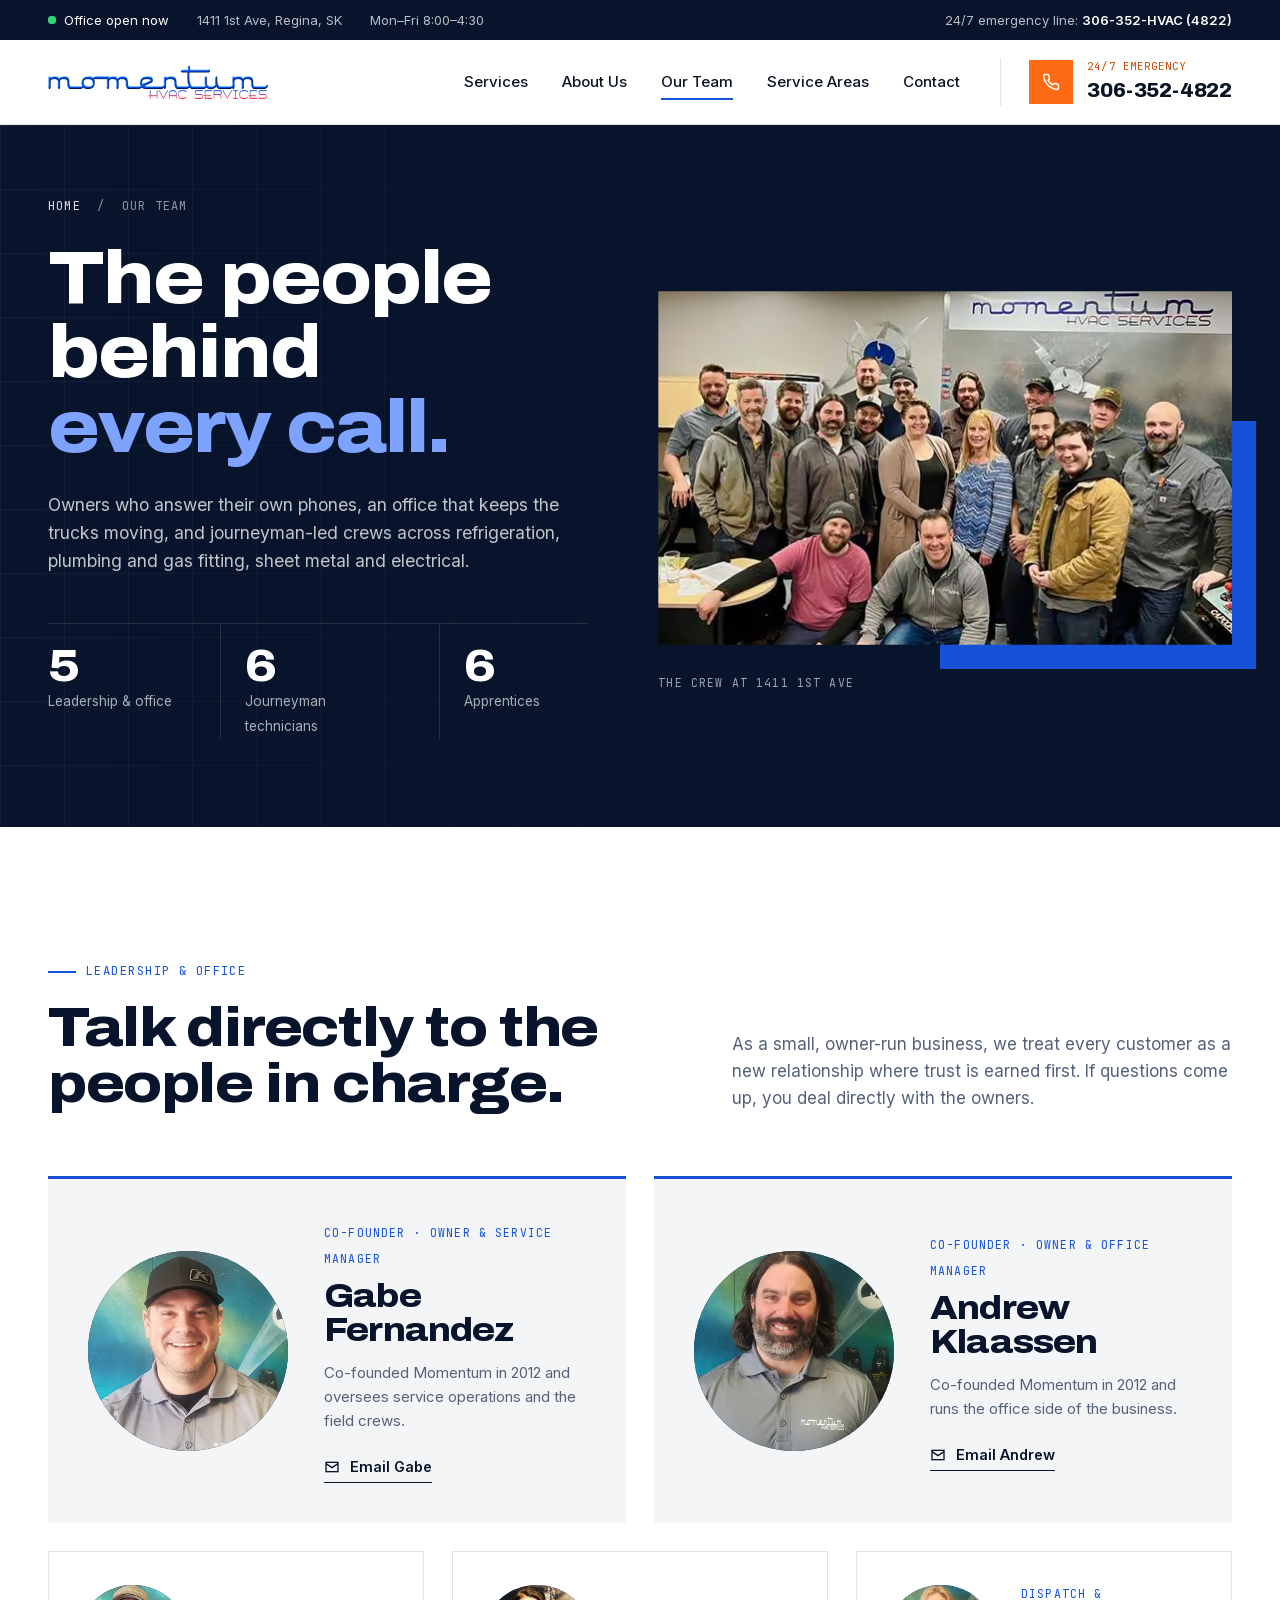
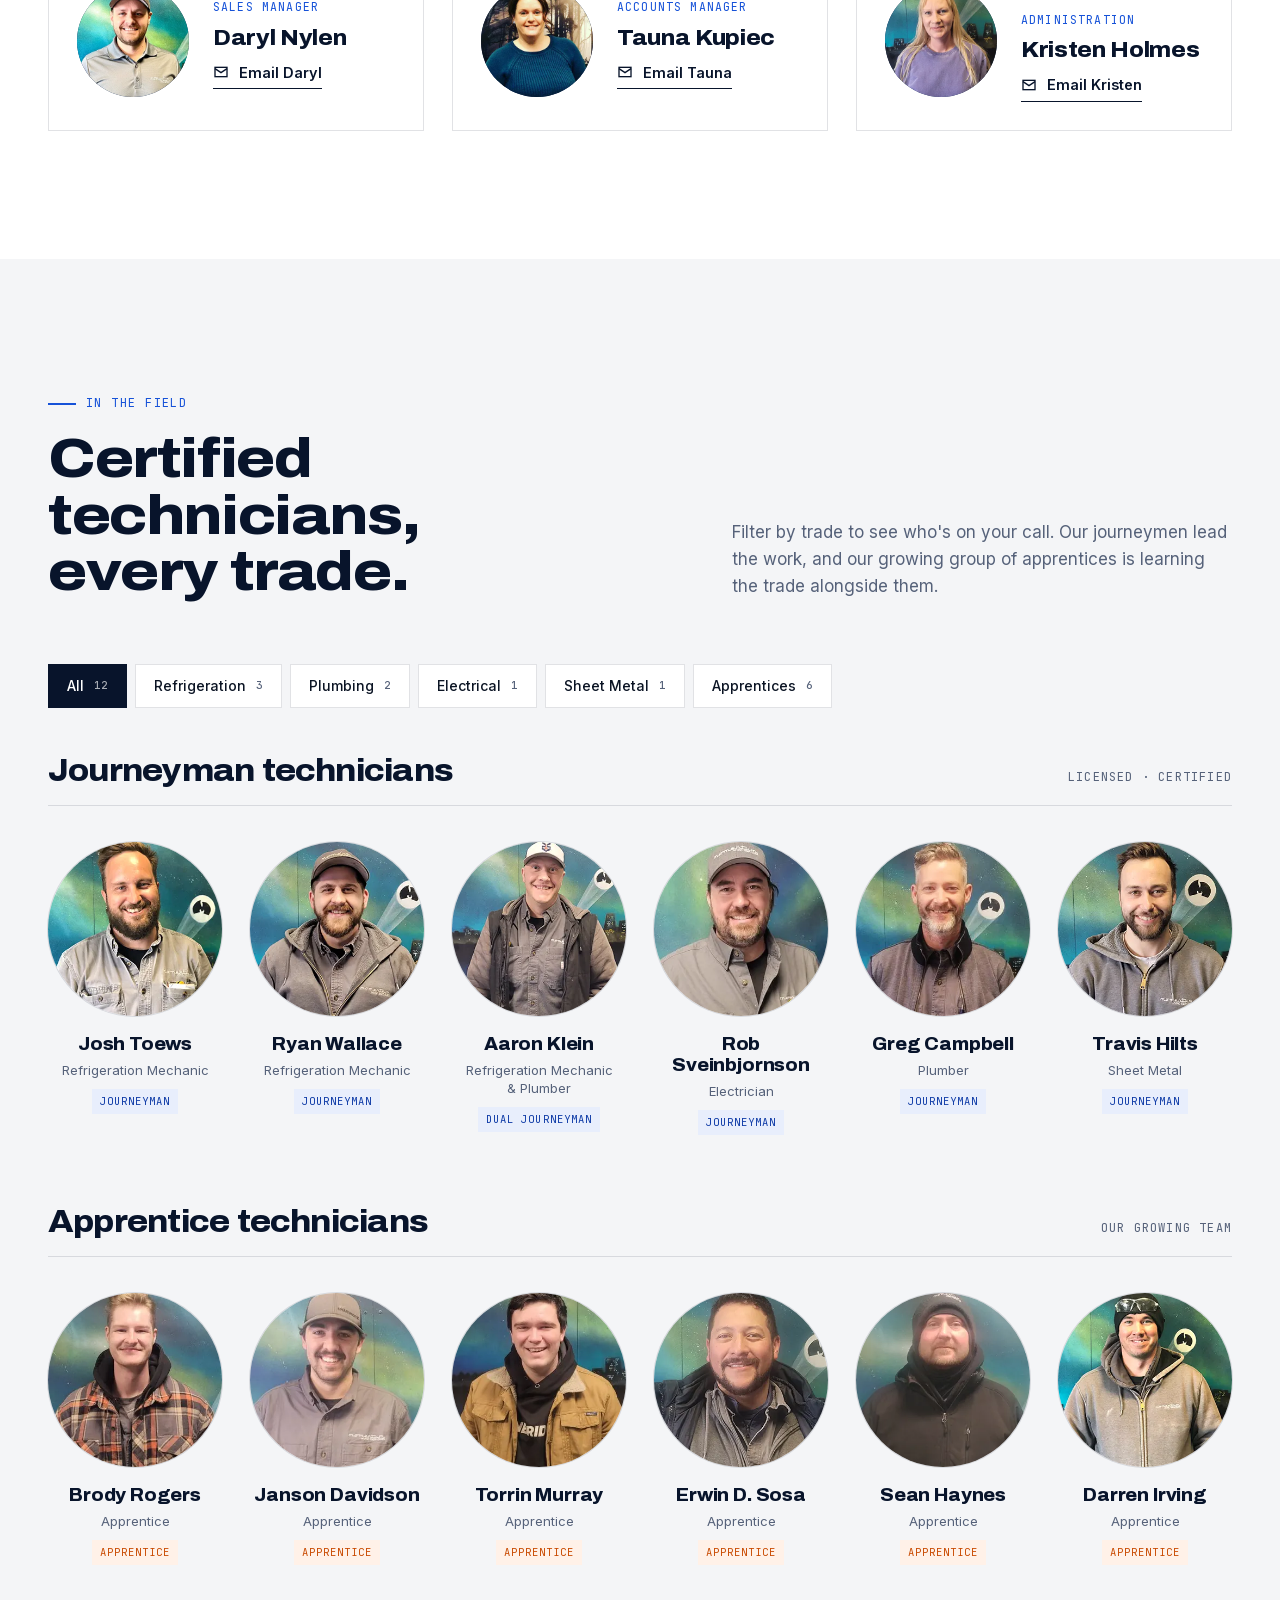
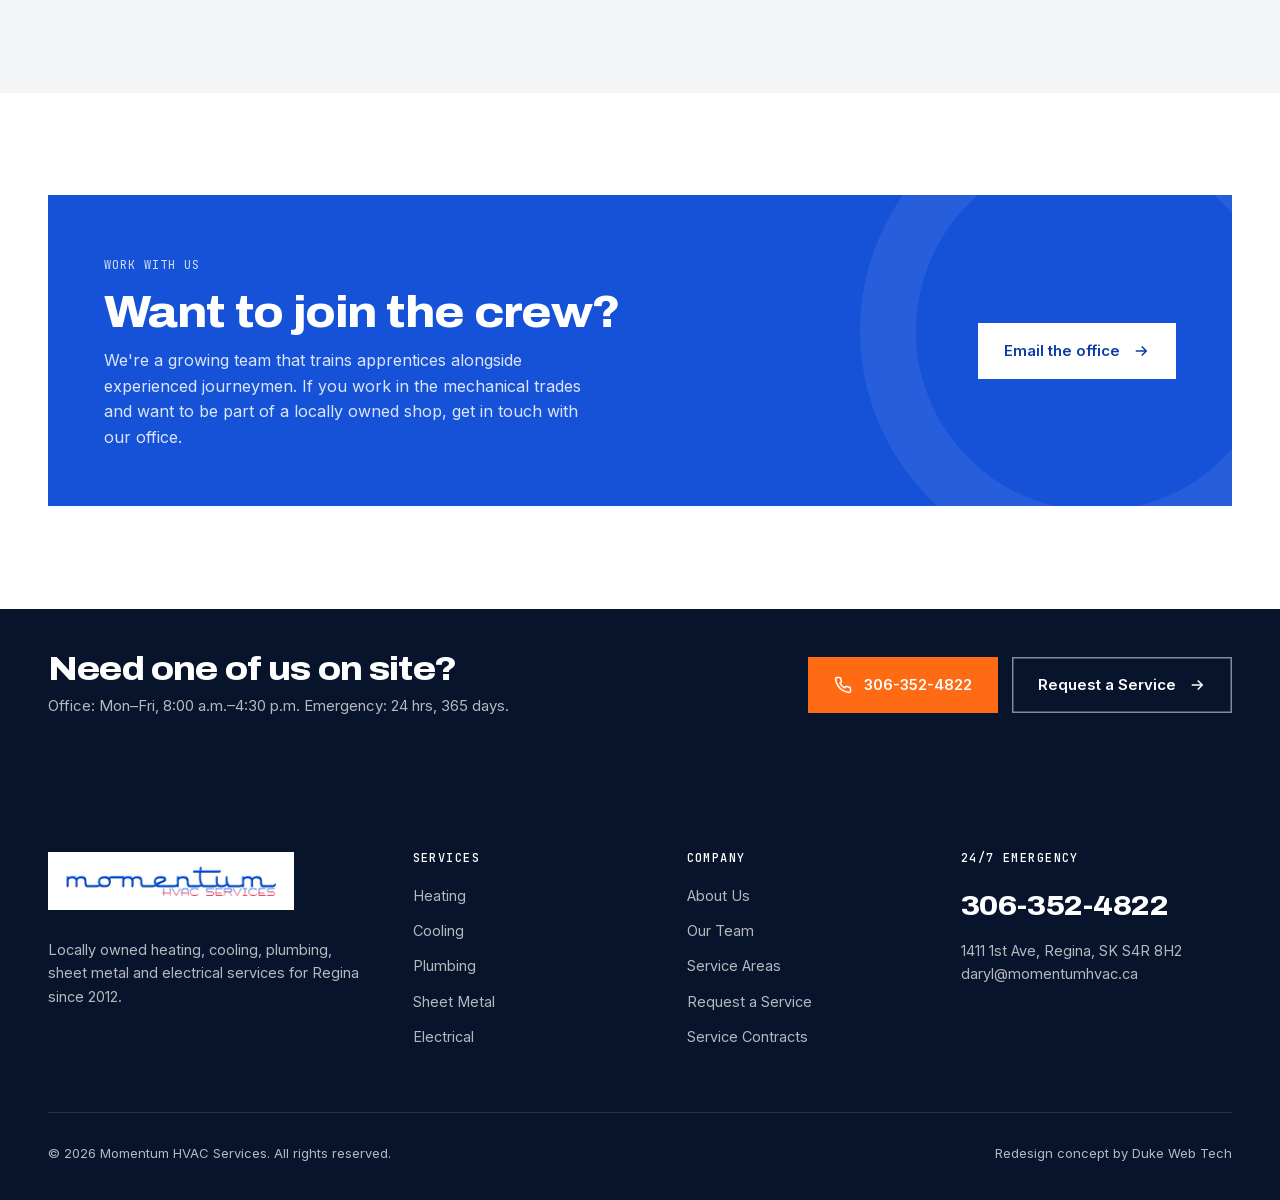
<file: team.html>
<!DOCTYPE html>
<html lang="en-CA">
<head>
<meta charset="utf-8">
<meta name="viewport" content="width=device-width, initial-scale=1, viewport-fit=cover">
<title>Our Team | Momentum HVAC Services, Regina SK</title>
<meta name="description" content="Meet the owners, office staff, journeyman technicians and apprentices of Momentum HVAC Services in Regina, Saskatchewan.">
<!-- PREVIEW ONLY: delete the next line when this goes live on momentumhvac.com -->
<meta name="robots" content="noindex, nofollow">
<link rel="canonical" href="https://www.momentumhvac.com/team.html">
<meta name="theme-color" content="#08142b">
<meta property="og:type" content="website">
<meta property="og:site_name" content="Momentum HVAC Services">
<meta property="og:title" content="Our Team | Momentum HVAC Services, Regina SK">
<meta property="og:description" content="Meet the owners, office staff, journeyman technicians and apprentices of Momentum HVAC Services in Regina, Saskatchewan.">
<meta property="og:url" content="https://www.momentumhvac.com/team.html">
<meta property="og:image" content="https://www.momentumhvac.com/assets/img/og-image.jpg">
<meta property="og:locale" content="en_CA">
<meta name="twitter:card" content="summary_large_image">
<link rel="icon" href="favicon.ico" sizes="32x32">
<link rel="icon" href="favicon-32.png" type="image/png">
<link rel="apple-touch-icon" href="apple-touch-icon.png">
<link rel="manifest" href="site.webmanifest">
<link rel="preload" href="assets/fonts/Archivo.woff2" as="font" type="font/woff2" crossorigin>
<link rel="preload" href="assets/fonts/Inter.woff2" as="font" type="font/woff2" crossorigin>
<link rel="stylesheet" href="assets/css/main.css">
<script>document.documentElement.classList.add('js')</script>
<script src="assets/js/main.js" defer></script>
</head>
<body>
<a class="skip" href="#main">Skip to content</a>

<div class="util">
  <div class="wrap">
    <div class="util-l">
      <span class="status"><span class="dot" id="statusDot"></span><span id="statusText">Office open now</span></span>
      <span class="hide-m">1411 1st Ave, Regina, SK</span>
      <span class="hide-m">Mon–Fri 8:00–4:30</span>
    </div>
    <div class="util-r">24/7 emergency line: <a href="tel:+13063524822"><strong>306-352-HVAC (4822)</strong></a></div>
  </div>
</div>

<header class="nav" id="nav">
  <div class="wrap">
    <a class="logo" href="index.html" aria-label="Momentum HVAC Services home">
      <picture><source type="image/webp" srcset="assets/img/logo.webp"><img src="assets/img/logo.png" alt="Momentum HVAC Services" width="440" height="63"></picture>
    </a>
    <nav class="nav-links" aria-label="Primary">
      <a href="index.html#services">Services</a>
      <a href="index.html#about">About Us</a>
      <a href="team.html" aria-current="page">Our Team</a>
      <a href="index.html#areas">Service Areas</a>
      <a href="index.html#contact">Contact</a>
    </nav>
    <a class="nav-call" href="tel:+13063524822">
      <span class="ic"><svg width="18" height="18" viewBox="0 0 24 24" fill="none" stroke="currentColor" stroke-width="2" aria-hidden="true"><path d="M22 16.9v3a2 2 0 0 1-2.2 2 19.8 19.8 0 0 1-8.6-3.1 19.5 19.5 0 0 1-6-6A19.8 19.8 0 0 1 2.1 4.2 2 2 0 0 1 4.1 2h3a2 2 0 0 1 2 1.7c.1.9.4 1.8.7 2.7a2 2 0 0 1-.5 2.1L8 9.8a16 16 0 0 0 6 6l1.3-1.3a2 2 0 0 1 2.1-.4c.9.3 1.8.6 2.7.7a2 2 0 0 1 1.7 2z"/></svg></span>
      <span><small>24/7 Emergency</small><strong>306-352-4822</strong></span>
    </a>
    <button class="burger" id="burger" aria-label="Open menu" aria-expanded="false" aria-controls="nav">
      <svg class="b-open" width="22" height="22" viewBox="0 0 24 24" fill="none" stroke="currentColor" stroke-width="2" aria-hidden="true"><path d="M3 7h18M3 12h18M3 17h12"/></svg>
      <svg class="b-close" width="22" height="22" viewBox="0 0 24 24" fill="none" stroke="currentColor" stroke-width="2" aria-hidden="true"><path d="M6 6l12 12M18 6 6 18"/></svg>
    </button>
  </div>
</header>

<main id="main">
<section class="thero">
  <div class="wrap">
    <div>
      <nav class="crumbs ld" style="--i:0" aria-label="Breadcrumb"><a href="index.html">Home</a> &nbsp;/&nbsp; Our Team</nav>
      <h1 class="ld" style="--i:1">The people behind <em>every call.</em></h1>
      <p class="ld" style="--i:2">Owners who answer their own phones, an office that keeps the trucks moving, and journeyman-led crews across refrigeration, plumbing and gas fitting, sheet metal and electrical.</p>
      <div class="tcount ld" style="--i:3">
        <div><b>5</b><span>Leadership &amp; office</span></div>
        <div><b>6</b><span>Journeyman technicians</span></div>
        <div><b>6</b><span>Apprentices</span></div>
      </div>
    </div>
    <figure class="group rv-img">
      <div class="frame"><picture><source type="image/avif" srcset="assets/img/team-576.avif 576w" sizes="(max-width:1024px) 100vw, 50vw"><source type="image/webp" srcset="assets/img/team-576.webp 576w" sizes="(max-width:1024px) 100vw, 50vw"><img src="assets/img/team-576.jpg" alt="The full Momentum HVAC Services team in front of the company sign at their Regina office" width="576" height="355" fetchpriority="high" decoding="async"></picture></div>
      <figcaption>The crew at 1411 1st Ave</figcaption>
    </figure>
  </div>
</section>

<section class="sec">
  <div class="wrap">
    <div class="sec-head">
      <div class="rv"><span class="eyebrow">Leadership &amp; office</span><h2>Talk directly to the people in charge.</h2></div>
      <p class="rv d1">As a small, owner-run business, we treat every customer as a new relationship where trust is earned first. If questions come up, you deal directly with the owners.</p>
    </div>
    <div class="lead-grid">
      <article class="owner rv">
        <div class="pf"><img src="assets/img/staff/gabe.webp" alt="Gabe Fernandez" width="352" height="352" loading="lazy" decoding="async"></div>
        <div>
          <span class="role">Co-founder · Owner &amp; Service Manager</span>
          <h3>Gabe Fernandez</h3>
          <p>Co-founded Momentum in 2012 and oversees service operations and the field crews.</p>
          <a class="mail" href="mailto:gabe@momentumhvac.com"><svg viewBox="0 0 24 24" fill="none" stroke="currentColor" stroke-width="2" aria-hidden="true"><rect x="3" y="5" width="18" height="14"/><path d="m3 7 9 6 9-6"/></svg>Email Gabe</a>
        </div>
      </article>
      <article class="owner rv d1">
        <div class="pf"><img src="assets/img/staff/andrew.webp" alt="Andrew Klaassen" width="352" height="352" loading="lazy" decoding="async"></div>
        <div>
          <span class="role">Co-founder · Owner &amp; Office Manager</span>
          <h3>Andrew Klaassen</h3>
          <p>Co-founded Momentum in 2012 and runs the office side of the business.</p>
          <a class="mail" href="mailto:andrew@momentumhvac.com"><svg viewBox="0 0 24 24" fill="none" stroke="currentColor" stroke-width="2" aria-hidden="true"><rect x="3" y="5" width="18" height="14"/><path d="m3 7 9 6 9-6"/></svg>Email Andrew</a>
        </div>
      </article>
    </div>
    <div class="office">
      <article class="staff rv">
        <div class="pf"><img src="assets/img/staff/daryl.webp" alt="Daryl Nylen" width="352" height="352" loading="lazy" decoding="async"></div>
        <div><span class="role">Sales Manager</span><h3>Daryl Nylen</h3>
          <a class="mail" href="mailto:daryl@momentumhvac.com"><svg viewBox="0 0 24 24" fill="none" stroke="currentColor" stroke-width="2" aria-hidden="true"><rect x="3" y="5" width="18" height="14"/><path d="m3 7 9 6 9-6"/></svg>Email Daryl</a></div>
      </article>
      <article class="staff rv d1">
        <div class="pf"><img src="assets/img/staff/tauna.webp" alt="Tauna Kupiec" width="352" height="352" loading="lazy" decoding="async"></div>
        <div><span class="role">Accounts Manager</span><h3>Tauna Kupiec</h3>
          <a class="mail" href="mailto:tauna@momentumhvac.com"><svg viewBox="0 0 24 24" fill="none" stroke="currentColor" stroke-width="2" aria-hidden="true"><rect x="3" y="5" width="18" height="14"/><path d="m3 7 9 6 9-6"/></svg>Email Tauna</a></div>
      </article>
      <article class="staff rv d2">
        <div class="pf"><img src="assets/img/staff/kristen.webp" alt="Kristen Holmes" width="352" height="352" loading="lazy" decoding="async"></div>
        <div><span class="role">Dispatch &amp; Administration</span><h3>Kristen Holmes</h3>
          <a class="mail" href="mailto:kristen@momentumhvac.com"><svg viewBox="0 0 24 24" fill="none" stroke="currentColor" stroke-width="2" aria-hidden="true"><rect x="3" y="5" width="18" height="14"/><path d="m3 7 9 6 9-6"/></svg>Email Kristen</a></div>
      </article>
    </div>
  </div>
</section>

<section class="sec field-sec" id="field">
  <div class="wrap">
    <div class="sec-head">
      <div class="rv"><span class="eyebrow">In the field</span><h2>Certified technicians, every trade.</h2></div>
      <p class="rv d1">Filter by trade to see who's on your call. Our journeymen lead the work, and our growing group of apprentices is learning the trade alongside them.</p>
    </div>
    <div class="filters rv" role="group" aria-label="Filter technicians by trade">
      <button class="chip" aria-pressed="true" data-f="all">All <span>12</span></button>
      <button class="chip" aria-pressed="false" data-f="refrig">Refrigeration <span>3</span></button>
      <button class="chip" aria-pressed="false" data-f="plumb">Plumbing <span>2</span></button>
      <button class="chip" aria-pressed="false" data-f="elec">Electrical <span>1</span></button>
      <button class="chip" aria-pressed="false" data-f="sheet">Sheet Metal <span>1</span></button>
      <button class="chip" aria-pressed="false" data-f="app">Apprentices <span>6</span></button>
    </div>
    <div class="tgroup" data-g="journey">
      <div class="tgroup-h"><h3>Journeyman technicians</h3><span>Licensed · Certified</span></div>
      <div class="tgrid">
        <div class="tech rv" data-t="refrig"><div class="pf"><img src="assets/img/staff/josh.webp" alt="Josh Toews" width="352" height="352" loading="lazy" decoding="async"></div><h4>Josh Toews</h4><p>Refrigeration Mechanic</p><span class="badge">Journeyman</span></div>
        <div class="tech rv d1" data-t="refrig"><div class="pf"><img src="assets/img/staff/ryan.webp" alt="Ryan Wallace" width="352" height="352" loading="lazy" decoding="async"></div><h4>Ryan Wallace</h4><p>Refrigeration Mechanic</p><span class="badge">Journeyman</span></div>
        <div class="tech rv d2" data-t="refrig plumb"><div class="pf"><img src="assets/img/staff/aaron-klein.webp" alt="Aaron Klein" width="352" height="352" loading="lazy" decoding="async"></div><h4>Aaron Klein</h4><p>Refrigeration Mechanic &amp; Plumber</p><span class="badge">Dual Journeyman</span></div>
        <div class="tech rv d3" data-t="elec"><div class="pf"><img src="assets/img/staff/rob-sveinbjornson.webp" alt="Rob Sveinbjornson" width="352" height="352" loading="lazy" decoding="async"></div><h4>Rob Sveinbjornson</h4><p>Electrician</p><span class="badge">Journeyman</span></div>
        <div class="tech rv" data-t="plumb"><div class="pf"><img src="assets/img/staff/greg-campbell.webp" alt="Greg Campbell" width="352" height="352" loading="lazy" decoding="async"></div><h4>Greg Campbell</h4><p>Plumber</p><span class="badge">Journeyman</span></div>
        <div class="tech rv d1" data-t="sheet"><div class="pf"><img src="assets/img/staff/travis.webp" alt="Travis Hilts" width="352" height="352" loading="lazy" decoding="async"></div><h4>Travis Hilts</h4><p>Sheet Metal</p><span class="badge">Journeyman</span></div>
      </div>
    </div>
    <div class="tgroup" data-g="app">
      <div class="tgroup-h"><h3>Apprentice technicians</h3><span>Our growing team</span></div>
      <div class="tgrid">
        <div class="tech rv" data-t="app"><div class="pf"><img src="assets/img/staff/brody-rogers.webp" alt="Brody Rogers" width="352" height="352" loading="lazy" decoding="async"></div><h4>Brody Rogers</h4><p>Apprentice</p><span class="badge app">Apprentice</span></div>
        <div class="tech rv d1" data-t="app"><div class="pf"><img src="assets/img/staff/janson-davidson.webp" alt="Janson Davidson" width="352" height="352" loading="lazy" decoding="async"></div><h4>Janson Davidson</h4><p>Apprentice</p><span class="badge app">Apprentice</span></div>
        <div class="tech rv d2" data-t="app"><div class="pf"><img src="assets/img/staff/torrin-murray.webp" alt="Torrin Murray" width="352" height="352" loading="lazy" decoding="async"></div><h4>Torrin Murray</h4><p>Apprentice</p><span class="badge app">Apprentice</span></div>
        <div class="tech rv d3" data-t="app"><div class="pf"><img src="assets/img/staff/erwin-sosa.webp" alt="Erwin D. Sosa" width="352" height="352" loading="lazy" decoding="async"></div><h4>Erwin D. Sosa</h4><p>Apprentice</p><span class="badge app">Apprentice</span></div>
        <div class="tech rv" data-t="app"><div class="pf"><img src="assets/img/staff/sean.webp" alt="Sean Haynes" width="352" height="352" loading="lazy" decoding="async"></div><h4>Sean Haynes</h4><p>Apprentice</p><span class="badge app">Apprentice</span></div>
        <div class="tech rv d1" data-t="app"><div class="pf"><img src="assets/img/staff/darren.webp" alt="Darren Irving" width="352" height="352" loading="lazy" decoding="async"></div><h4>Darren Irving</h4><p>Apprentice</p><span class="badge app">Apprentice</span></div>
      </div>
    </div>
  </div>
</section>

<section class="sec" style="padding-top:clamp(64px,8vw,110px);padding-bottom:clamp(64px,8vw,110px)">
  <div class="wrap">
    <div class="join rv">
      <div>
        <span class="mono">Work with us</span>
        <h2>Want to join the crew?</h2>
        <p>We're a growing team that trains apprentices alongside experienced journeymen. If you work in the mechanical trades and want to be part of a locally owned shop, get in touch with our office.</p>
      </div>
      <div class="join-ctas">
        <a class="btn btn-white" href="mailto:daryl@momentumhvac.ca?subject=Joining%20the%20Momentum%20team">Email the office <svg class="arrow" viewBox="0 0 24 24" fill="none" stroke="currentColor" stroke-width="2" aria-hidden="true"><path d="M5 12h14M13 6l6 6-6 6"/></svg></a>
      </div>
    </div>
  </div>
</section>

<section class="ebar" aria-label="Emergency service">
  <div class="wrap">
    <div><h2>Need one of us on site?</h2><p>Office: Mon–Fri, 8:00 a.m.–4:30 p.m. Emergency: 24 hrs, 365 days.</p></div>
    <div class="hero-ctas">
      <a class="btn btn-orange" href="tel:+13063524822"><svg viewBox="0 0 24 24" fill="none" stroke="currentColor" stroke-width="2" aria-hidden="true"><path d="M22 16.9v3a2 2 0 0 1-2.2 2 19.8 19.8 0 0 1-8.6-3.1 19.5 19.5 0 0 1-6-6A19.8 19.8 0 0 1 2.1 4.2 2 2 0 0 1 4.1 2h3a2 2 0 0 1 2 1.7c.1.9.4 1.8.7 2.7a2 2 0 0 1-.5 2.1L8 9.8a16 16 0 0 0 6 6l1.3-1.3a2 2 0 0 1 2.1-.4c.9.3 1.8.6 2.7.7a2 2 0 0 1 1.7 2z"/></svg>306-352-4822</a>
      <a class="btn btn-ghost-l" href="index.html#contact">Request a Service <svg class="arrow" viewBox="0 0 24 24" fill="none" stroke="currentColor" stroke-width="2" aria-hidden="true"><path d="M5 12h14M13 6l6 6-6 6"/></svg></a>
    </div>
  </div>
</section>

</main>

<footer>
  <div class="wrap">
    <div class="foot-top">
      <div>
        <a class="foot-logo" href="index.html"><picture><source type="image/webp" srcset="assets/img/logo.webp"><img src="assets/img/logo.png" alt="Momentum HVAC Services" width="440" height="63" loading="lazy"></picture></a>
        <p style="max-width:320px">Locally owned heating, cooling, plumbing, sheet metal and electrical services for Regina since 2012.</p>
      </div>
      <div><h2>Services</h2><ul><li><a href="services/heating.html">Heating</a></li><li><a href="services/cooling.html">Cooling</a></li><li><a href="services/plumbing.html">Plumbing</a></li><li><a href="services/sheet-metal.html">Sheet Metal</a></li><li><a href="services/electrical.html">Electrical</a></li></ul></div>
      <div><h2>Company</h2><ul><li><a href="index.html#about">About Us</a></li><li><a href="team.html">Our Team</a></li><li><a href="index.html#areas">Service Areas</a></li><li><a href="index.html#contact">Request a Service</a></li><li><a href="index.html#contact" data-service="Maintenance / service contract">Service Contracts</a></li></ul></div>
      <div><h2>24/7 Emergency</h2><a class="foot-cta" href="tel:+13063524822">306-352-4822</a><p>1411 1st Ave, Regina, SK S4R 8H2<br><a href="mailto:daryl@momentumhvac.ca">daryl@momentumhvac.ca</a></p></div>
    </div>
    <div class="foot-bot"><span>© <span id="yr">2026</span> Momentum HVAC Services. All rights reserved.</span><span>Redesign concept by Duke Web Tech</span></div>
  </div>
</footer>

<div class="mcall"><a href="tel:+13063524822"><svg width="18" height="18" viewBox="0 0 24 24" fill="none" stroke="currentColor" stroke-width="2" aria-hidden="true"><path d="M22 16.9v3a2 2 0 0 1-2.2 2 19.8 19.8 0 0 1-8.6-3.1 19.5 19.5 0 0 1-6-6A19.8 19.8 0 0 1 2.1 4.2 2 2 0 0 1 4.1 2h3a2 2 0 0 1 2 1.7c.1.9.4 1.8.7 2.7a2 2 0 0 1-.5 2.1L8 9.8a16 16 0 0 0 6 6l1.3-1.3a2 2 0 0 1 2.1-.4c.9.3 1.8.6 2.7.7a2 2 0 0 1 1.7 2z"/></svg>Call 24/7</a><a href="index.html#contact">Request Service</a></div>
</body>
</html>
</file>
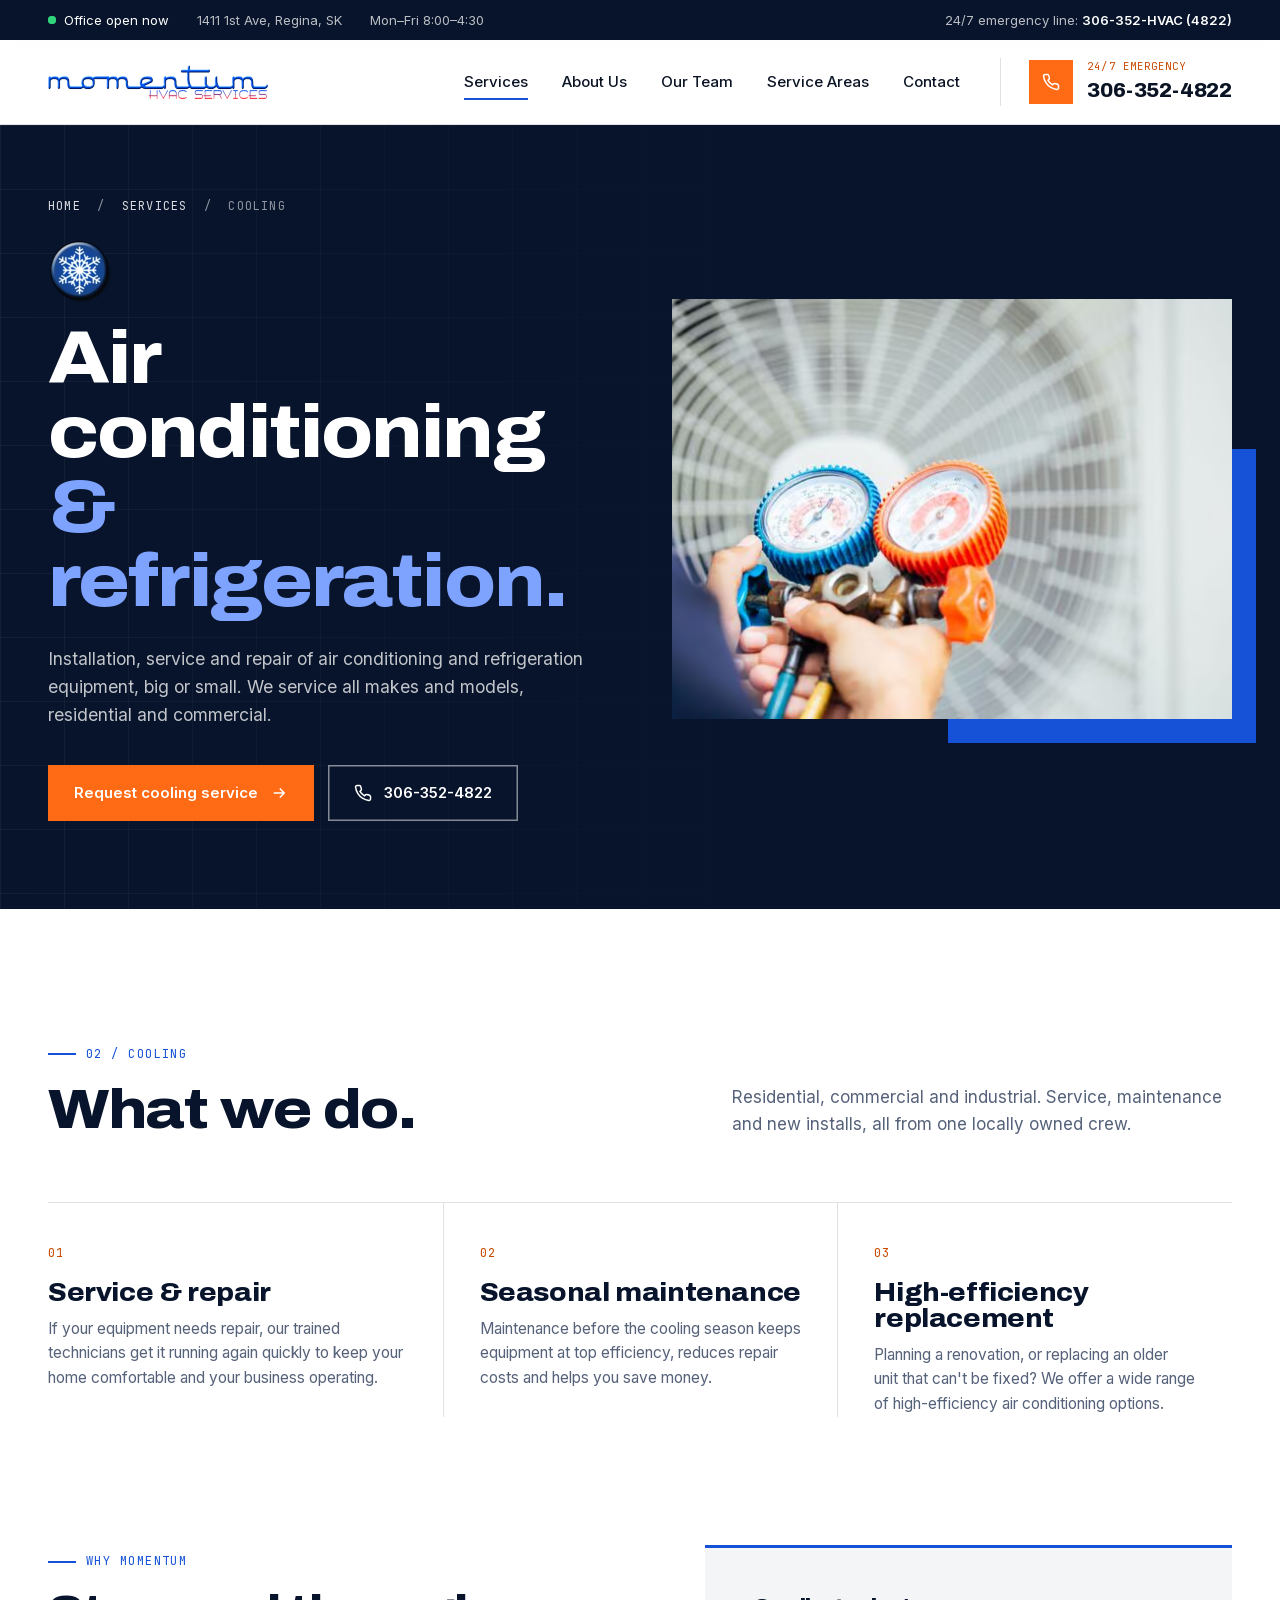
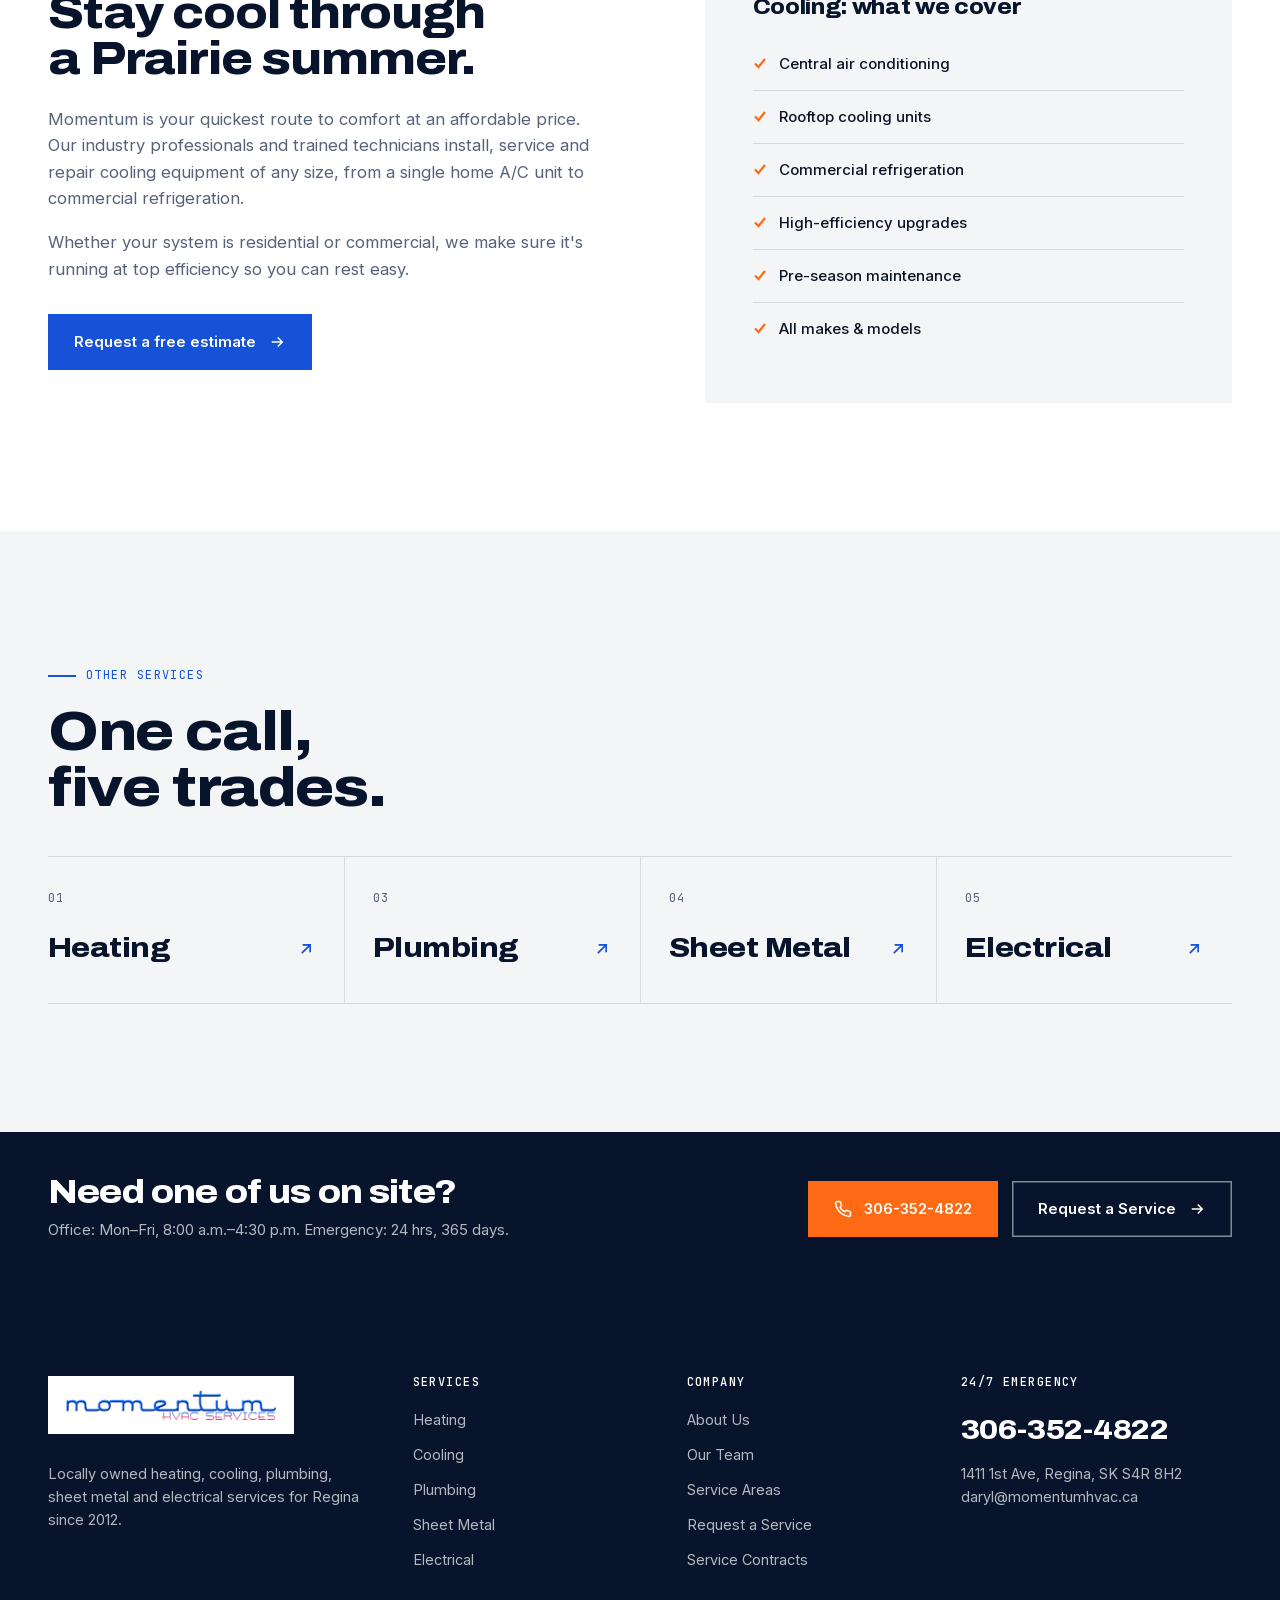
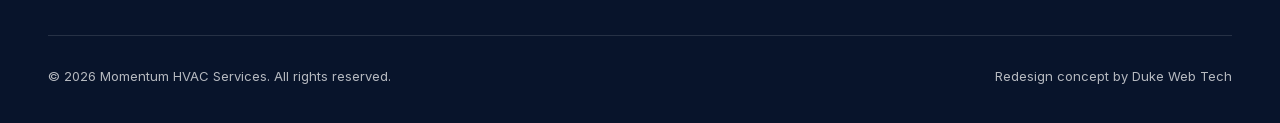
<file: services/cooling.html>
<!DOCTYPE html>
<html lang="en-CA">
<head>
<meta charset="utf-8">
<meta name="viewport" content="width=device-width, initial-scale=1, viewport-fit=cover">
<title>Air Conditioning &amp; Refrigeration in Regina | Momentum HVAC</title>
<meta name="description" content="Air conditioning and refrigeration installation, maintenance and repair in Regina, SK. All makes and models, residential and commercial. Call 306-352-4822.">
<!-- PREVIEW ONLY: delete the next line when this goes live on momentumhvac.com -->
<meta name="robots" content="noindex, nofollow">
<link rel="canonical" href="https://www.momentumhvac.com/services/cooling.html">
<meta name="theme-color" content="#08142b">
<meta property="og:type" content="website">
<meta property="og:site_name" content="Momentum HVAC Services">
<meta property="og:title" content="Air Conditioning &amp; Refrigeration in Regina | Momentum HVAC">
<meta property="og:description" content="Air conditioning and refrigeration installation, maintenance and repair in Regina, SK. All makes and models, residential and commercial. Call 306-352-4822.">
<meta property="og:url" content="https://www.momentumhvac.com/services/cooling.html">
<meta property="og:image" content="https://www.momentumhvac.com/assets/img/og-image.jpg">
<meta property="og:locale" content="en_CA">
<meta name="twitter:card" content="summary_large_image">
<link rel="icon" href="../favicon.ico" sizes="32x32">
<link rel="icon" href="../favicon-32.png" type="image/png">
<link rel="apple-touch-icon" href="../apple-touch-icon.png">
<link rel="manifest" href="../site.webmanifest">
<link rel="preload" href="../assets/fonts/Archivo.woff2" as="font" type="font/woff2" crossorigin>
<link rel="preload" href="../assets/fonts/Inter.woff2" as="font" type="font/woff2" crossorigin>
<link rel="stylesheet" href="../assets/css/main.css">
<script>document.documentElement.classList.add('js')</script>
<script src="../assets/js/main.js" defer></script>
<script type="application/ld+json">{"@context":"https://schema.org","@type":"Service","name":"Cooling","serviceType":"Cooling","provider":{"@type":"HVACBusiness","name":"Momentum HVAC Services","telephone":"+1-306-352-4822","address":{"@type":"PostalAddress","streetAddress":"1411 1st Ave","addressLocality":"Regina","addressRegion":"SK","postalCode":"S4R 8H2","addressCountry":"CA"}},"areaServed":{"@type":"City","name":"Regina"}}</script>
</head>
<body>
<a class="skip" href="#main">Skip to content</a>

<div class="util">
  <div class="wrap">
    <div class="util-l">
      <span class="status"><span class="dot" id="statusDot"></span><span id="statusText">Office open now</span></span>
      <span class="hide-m">1411 1st Ave, Regina, SK</span>
      <span class="hide-m">Mon–Fri 8:00–4:30</span>
    </div>
    <div class="util-r">24/7 emergency line: <a href="tel:+13063524822"><strong>306-352-HVAC (4822)</strong></a></div>
  </div>
</div>

<header class="nav" id="nav">
  <div class="wrap">
    <a class="logo" href="../index.html" aria-label="Momentum HVAC Services home">
      <picture><source type="image/webp" srcset="../assets/img/logo.webp"><img src="../assets/img/logo.png" alt="Momentum HVAC Services" width="440" height="63"></picture>
    </a>
    <nav class="nav-links" aria-label="Primary">
      <a href="../index.html#services" aria-current="page">Services</a>
      <a href="../index.html#about">About Us</a>
      <a href="../team.html">Our Team</a>
      <a href="../index.html#areas">Service Areas</a>
      <a href="../index.html#contact">Contact</a>
    </nav>
    <a class="nav-call" href="tel:+13063524822">
      <span class="ic"><svg width="18" height="18" viewBox="0 0 24 24" fill="none" stroke="currentColor" stroke-width="2" aria-hidden="true"><path d="M22 16.9v3a2 2 0 0 1-2.2 2 19.8 19.8 0 0 1-8.6-3.1 19.5 19.5 0 0 1-6-6A19.8 19.8 0 0 1 2.1 4.2 2 2 0 0 1 4.1 2h3a2 2 0 0 1 2 1.7c.1.9.4 1.8.7 2.7a2 2 0 0 1-.5 2.1L8 9.8a16 16 0 0 0 6 6l1.3-1.3a2 2 0 0 1 2.1-.4c.9.3 1.8.6 2.7.7a2 2 0 0 1 1.7 2z"/></svg></span>
      <span><small>24/7 Emergency</small><strong>306-352-4822</strong></span>
    </a>
    <button class="burger" id="burger" aria-label="Open menu" aria-expanded="false" aria-controls="nav">
      <svg class="b-open" width="22" height="22" viewBox="0 0 24 24" fill="none" stroke="currentColor" stroke-width="2" aria-hidden="true"><path d="M3 7h18M3 12h18M3 17h12"/></svg>
      <svg class="b-close" width="22" height="22" viewBox="0 0 24 24" fill="none" stroke="currentColor" stroke-width="2" aria-hidden="true"><path d="M6 6l12 12M18 6 6 18"/></svg>
    </button>
  </div>
</header>

<main id="main">
<section class="thero sp-hero">
  <div class="wrap">
    <div>
      <nav class="crumbs ld" style="--i:0" aria-label="Breadcrumb"><a href="../index.html">Home</a> &nbsp;/&nbsp; <a href="../index.html#services">Services</a> &nbsp;/&nbsp; Cooling</nav>
      <div class="ico ld" style="--i:0"><img src="../assets/img/icons/cooling.webp" alt="" width="64" height="64"></div>
      <h1 class="ld" style="--i:1">Air conditioning <em>&amp; refrigeration.</em></h1>
      <p class="ld" style="--i:2">Installation, service and repair of air conditioning and refrigeration equipment, big or small. We service all makes and models, residential and commercial.</p>
      <div class="hero-ctas ld" style="--i:3">
        <a class="btn btn-orange" href="../index.html?service=Cooling#contact">Request cooling service <svg class="arrow" viewBox="0 0 24 24" fill="none" stroke="currentColor" stroke-width="2" aria-hidden="true"><path d="M5 12h14M13 6l6 6-6 6"/></svg></a>
        <a class="btn btn-ghost-l" href="tel:+13063524822"><svg viewBox="0 0 24 24" fill="none" stroke="currentColor" stroke-width="2" aria-hidden="true"><path d="M22 16.9v3a2 2 0 0 1-2.2 2 19.8 19.8 0 0 1-8.6-3.1 19.5 19.5 0 0 1-6-6A19.8 19.8 0 0 1 2.1 4.2 2 2 0 0 1 4.1 2h3a2 2 0 0 1 2 1.7c.1.9.4 1.8.7 2.7a2 2 0 0 1-.5 2.1L8 9.8a16 16 0 0 0 6 6l1.3-1.3a2 2 0 0 1 2.1-.4c.9.3 1.8.6 2.7.7a2 2 0 0 1 1.7 2z"/></svg>306-352-4822</a>
      </div>
    </div>
    <figure class="sp-photo rv-img">
      <div class="frame"><picture><source type="image/avif" srcset="../assets/img/cooling-640.avif 640w, ../assets/img/cooling-1100.avif 1100w" sizes="(max-width:1024px) 100vw, 50vw"><source type="image/webp" srcset="../assets/img/cooling-640.webp 640w, ../assets/img/cooling-1100.webp 1100w" sizes="(max-width:1024px) 100vw, 50vw"><img src="../assets/img/cooling-1100.jpg" alt="Technician reading refrigerant manifold gauges in front of an air conditioning condenser" width="1100" height="733" fetchpriority="high" decoding="async"></picture></div>
    </figure>
  </div>
</section>

<section class="sec">
  <div class="wrap">
    <div class="sec-head">
      <div class="rv"><span class="eyebrow">02 / Cooling</span><h2>What we do.</h2></div>
      <p class="rv d1">Residential, commercial and industrial. Service, maintenance and new installs, all from one locally owned crew.</p>
    </div>
    <div class="scope">
      <div class="rv"><span class="mono">01</span><h3>Service &amp; repair</h3><p>If your equipment needs repair, our trained technicians get it running again quickly to keep your home comfortable and your business operating.</p></div>
      <div class="rv d1"><span class="mono">02</span><h3>Seasonal maintenance</h3><p>Maintenance before the cooling season keeps equipment at top efficiency, reduces repair costs and helps you save money.</p></div>
      <div class="rv d2"><span class="mono">03</span><h3>High-efficiency replacement</h3><p>Planning a renovation, or replacing an older unit that can't be fixed? We offer a wide range of high-efficiency air conditioning options.</p></div>
    </div>
  </div>
</section>

<section class="sec" style="padding-top:0">
  <div class="wrap sp-body">
    <div>
      <span class="eyebrow rv">Why Momentum</span>
      <h2 class="rv d1">Stay cool through a Prairie summer.</h2>
      <p class="rv d2">Momentum is your quickest route to comfort at an affordable price. Our industry professionals and trained technicians install, service and repair cooling equipment of any size, from a single home A/C unit to commercial refrigeration.</p>
      <p class="rv d2">Whether your system is residential or commercial, we make sure it's running at top efficiency so you can rest easy.</p>
      <a class="btn btn-blue rv d3" href="../index.html?service=Cooling#contact" style="margin-top:14px">Request a free estimate <svg class="arrow" viewBox="0 0 24 24" fill="none" stroke="currentColor" stroke-width="2" aria-hidden="true"><path d="M5 12h14M13 6l6 6-6 6"/></svg></a>
    </div>
    <div class="sp-list rv d1">
      <h3>Cooling: what we cover</h3>
      <ul class="checklist">
        <li><svg viewBox="0 0 14 14" aria-hidden="true"><path d="M2 7.5 5.5 11 12 3" fill="none" stroke="currentColor" stroke-width="2.2"/></svg>Central air conditioning</li>
        <li><svg viewBox="0 0 14 14" aria-hidden="true"><path d="M2 7.5 5.5 11 12 3" fill="none" stroke="currentColor" stroke-width="2.2"/></svg>Rooftop cooling units</li>
        <li><svg viewBox="0 0 14 14" aria-hidden="true"><path d="M2 7.5 5.5 11 12 3" fill="none" stroke="currentColor" stroke-width="2.2"/></svg>Commercial refrigeration</li>
        <li><svg viewBox="0 0 14 14" aria-hidden="true"><path d="M2 7.5 5.5 11 12 3" fill="none" stroke="currentColor" stroke-width="2.2"/></svg>High-efficiency upgrades</li>
        <li><svg viewBox="0 0 14 14" aria-hidden="true"><path d="M2 7.5 5.5 11 12 3" fill="none" stroke="currentColor" stroke-width="2.2"/></svg>Pre-season maintenance</li>
        <li><svg viewBox="0 0 14 14" aria-hidden="true"><path d="M2 7.5 5.5 11 12 3" fill="none" stroke="currentColor" stroke-width="2.2"/></svg>All makes &amp; models</li>
      </ul>
    </div>
  </div>
</section>

<section class="sec others" aria-labelledby="others-h">
  <div class="wrap">
    <div class="sec-head" style="margin-bottom:40px">
      <div class="rv"><span class="eyebrow">Other services</span><h2 id="others-h">One call, five trades.</h2></div>
    </div>
    <div class="others-grid">
      <a class="rv" href="heating.html"><span class="mono">01</span><b>Heating <svg width="20" height="20" viewBox="0 0 24 24" fill="none" stroke="currentColor" stroke-width="2" aria-hidden="true"><path d="M7 17 17 7M8 7h9v9"/></svg></b></a>
      <a class="rv d1" href="plumbing.html"><span class="mono">03</span><b>Plumbing <svg width="20" height="20" viewBox="0 0 24 24" fill="none" stroke="currentColor" stroke-width="2" aria-hidden="true"><path d="M7 17 17 7M8 7h9v9"/></svg></b></a>
      <a class="rv d2" href="sheet-metal.html"><span class="mono">04</span><b>Sheet Metal <svg width="20" height="20" viewBox="0 0 24 24" fill="none" stroke="currentColor" stroke-width="2" aria-hidden="true"><path d="M7 17 17 7M8 7h9v9"/></svg></b></a>
      <a class="rv d3" href="electrical.html"><span class="mono">05</span><b>Electrical <svg width="20" height="20" viewBox="0 0 24 24" fill="none" stroke="currentColor" stroke-width="2" aria-hidden="true"><path d="M7 17 17 7M8 7h9v9"/></svg></b></a>
    </div>
  </div>
</section>

<section class="ebar" aria-label="Emergency service">
  <div class="wrap">
    <div><h2>Need one of us on site?</h2><p>Office: Mon–Fri, 8:00 a.m.–4:30 p.m. Emergency: 24 hrs, 365 days.</p></div>
    <div class="hero-ctas">
      <a class="btn btn-orange" href="tel:+13063524822"><svg viewBox="0 0 24 24" fill="none" stroke="currentColor" stroke-width="2" aria-hidden="true"><path d="M22 16.9v3a2 2 0 0 1-2.2 2 19.8 19.8 0 0 1-8.6-3.1 19.5 19.5 0 0 1-6-6A19.8 19.8 0 0 1 2.1 4.2 2 2 0 0 1 4.1 2h3a2 2 0 0 1 2 1.7c.1.9.4 1.8.7 2.7a2 2 0 0 1-.5 2.1L8 9.8a16 16 0 0 0 6 6l1.3-1.3a2 2 0 0 1 2.1-.4c.9.3 1.8.6 2.7.7a2 2 0 0 1 1.7 2z"/></svg>306-352-4822</a>
      <a class="btn btn-ghost-l" href="../index.html#contact">Request a Service <svg class="arrow" viewBox="0 0 24 24" fill="none" stroke="currentColor" stroke-width="2" aria-hidden="true"><path d="M5 12h14M13 6l6 6-6 6"/></svg></a>
    </div>
  </div>
</section>

</main>

<footer>
  <div class="wrap">
    <div class="foot-top">
      <div>
        <a class="foot-logo" href="../index.html"><picture><source type="image/webp" srcset="../assets/img/logo.webp"><img src="../assets/img/logo.png" alt="Momentum HVAC Services" width="440" height="63" loading="lazy"></picture></a>
        <p style="max-width:320px">Locally owned heating, cooling, plumbing, sheet metal and electrical services for Regina since 2012.</p>
      </div>
      <div><h2>Services</h2><ul><li><a href="../services/heating.html">Heating</a></li><li><a href="../services/cooling.html">Cooling</a></li><li><a href="../services/plumbing.html">Plumbing</a></li><li><a href="../services/sheet-metal.html">Sheet Metal</a></li><li><a href="../services/electrical.html">Electrical</a></li></ul></div>
      <div><h2>Company</h2><ul><li><a href="../index.html#about">About Us</a></li><li><a href="../team.html">Our Team</a></li><li><a href="../index.html#areas">Service Areas</a></li><li><a href="../index.html#contact">Request a Service</a></li><li><a href="../index.html#contact" data-service="Maintenance / service contract">Service Contracts</a></li></ul></div>
      <div><h2>24/7 Emergency</h2><a class="foot-cta" href="tel:+13063524822">306-352-4822</a><p>1411 1st Ave, Regina, SK S4R 8H2<br><a href="mailto:daryl@momentumhvac.ca">daryl@momentumhvac.ca</a></p></div>
    </div>
    <div class="foot-bot"><span>© <span id="yr">2026</span> Momentum HVAC Services. All rights reserved.</span><span>Redesign concept by Duke Web Tech</span></div>
  </div>
</footer>

<div class="mcall"><a href="tel:+13063524822"><svg width="18" height="18" viewBox="0 0 24 24" fill="none" stroke="currentColor" stroke-width="2" aria-hidden="true"><path d="M22 16.9v3a2 2 0 0 1-2.2 2 19.8 19.8 0 0 1-8.6-3.1 19.5 19.5 0 0 1-6-6A19.8 19.8 0 0 1 2.1 4.2 2 2 0 0 1 4.1 2h3a2 2 0 0 1 2 1.7c.1.9.4 1.8.7 2.7a2 2 0 0 1-.5 2.1L8 9.8a16 16 0 0 0 6 6l1.3-1.3a2 2 0 0 1 2.1-.4c.9.3 1.8.6 2.7.7a2 2 0 0 1 1.7 2z"/></svg>Call 24/7</a><a href="../index.html#contact">Request Service</a></div>
</body>
</html>
</file>
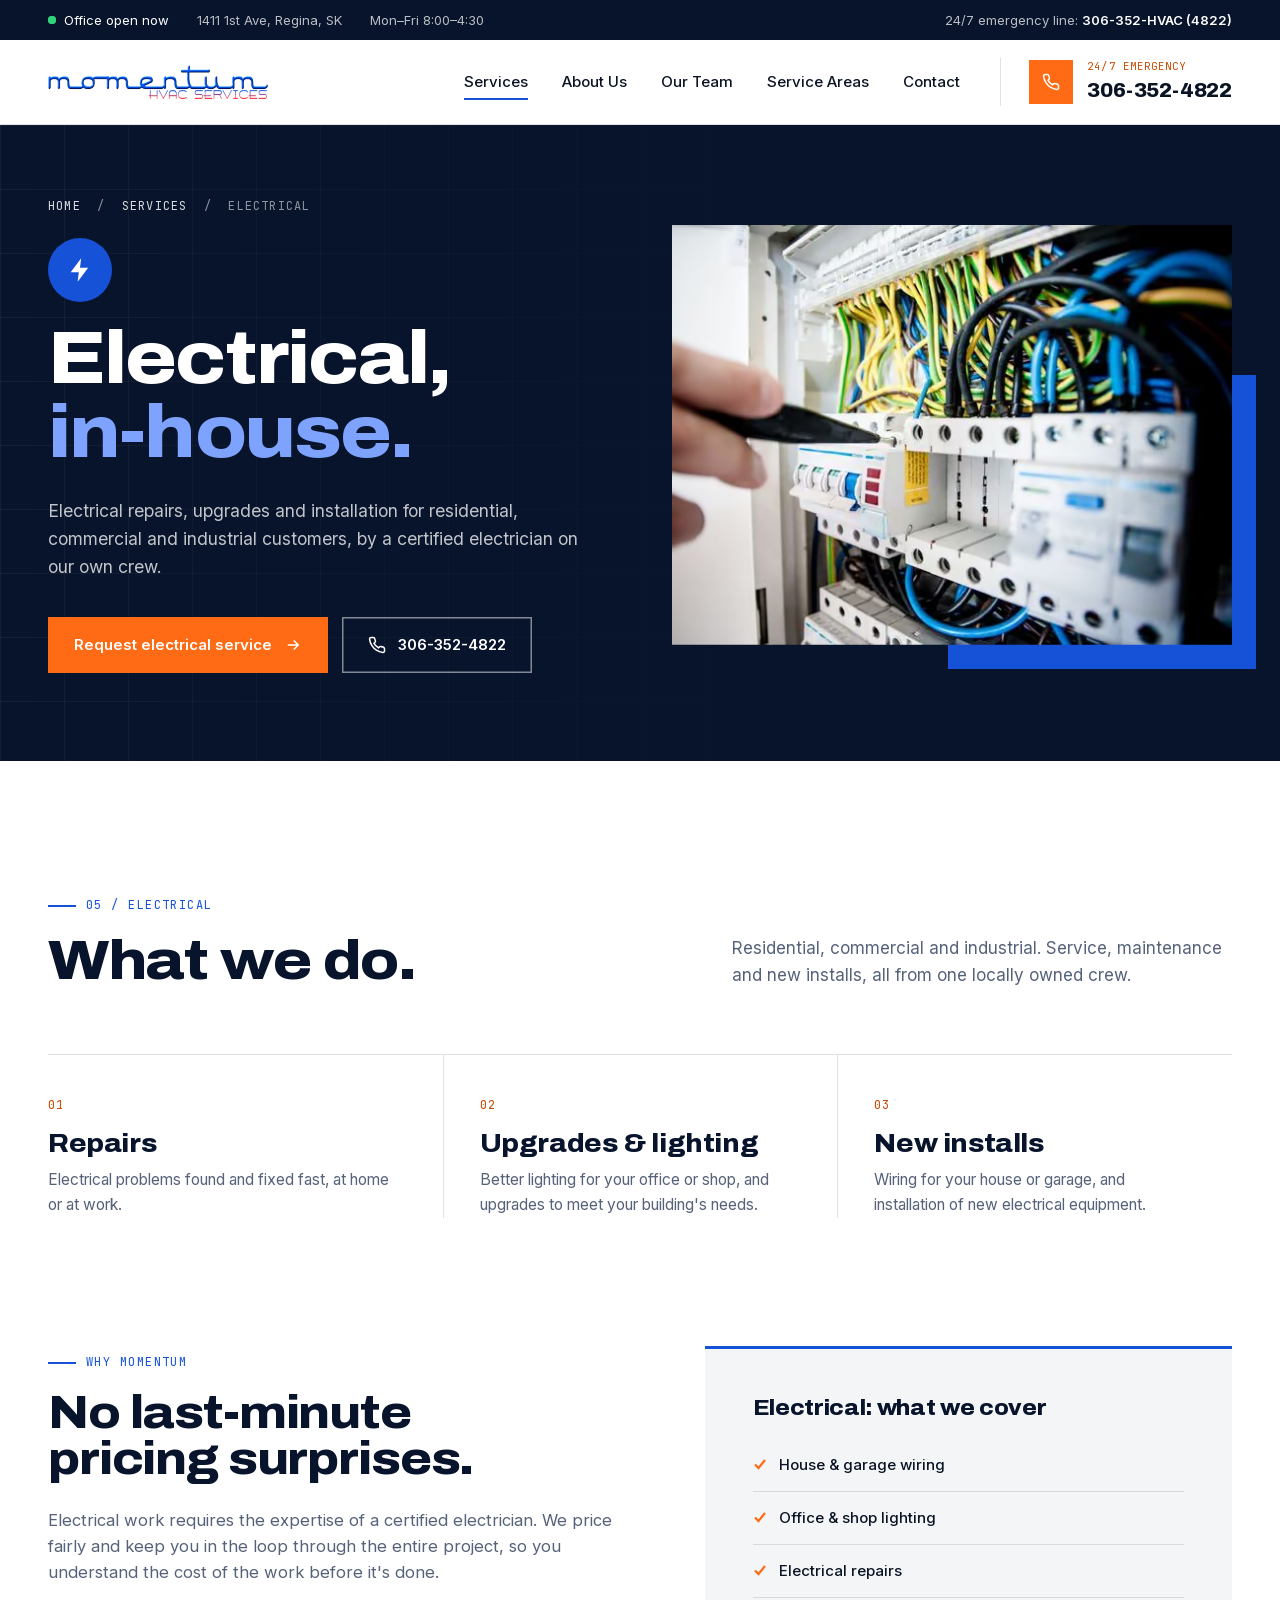
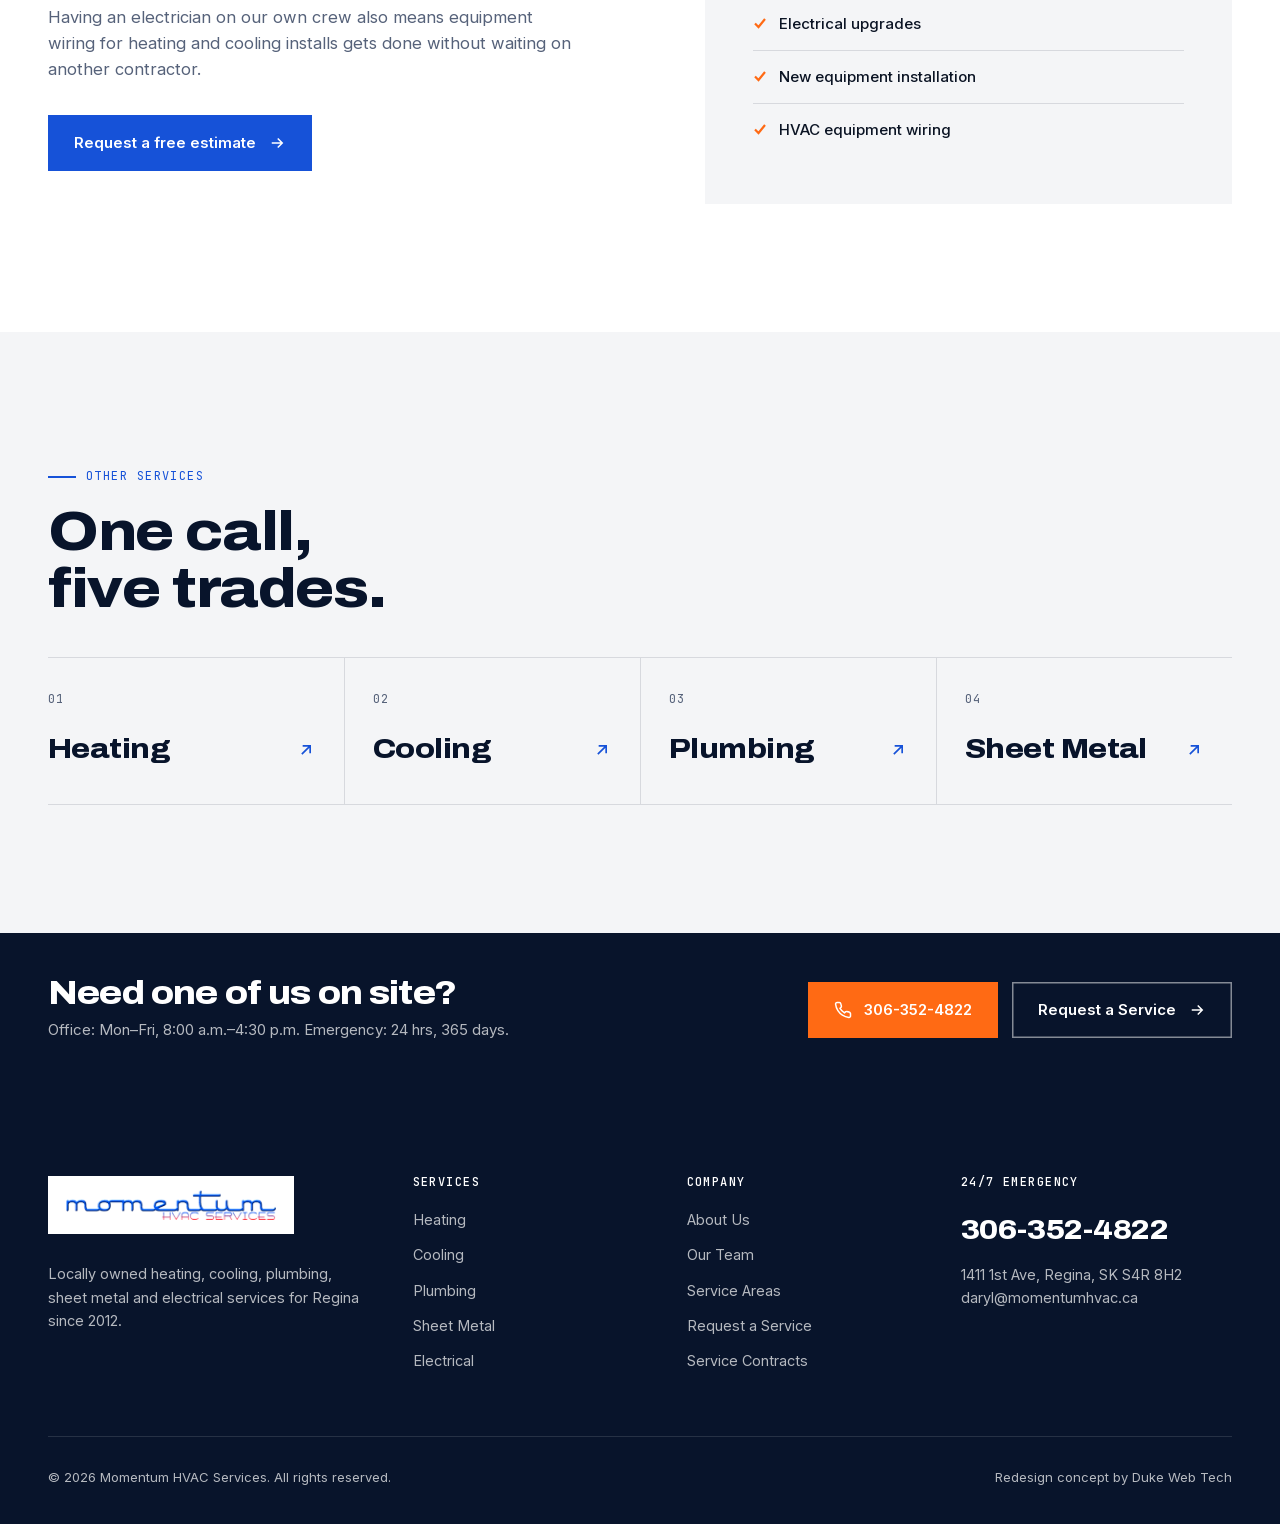
<file: services/electrical.html>
<!DOCTYPE html>
<html lang="en-CA">
<head>
<meta charset="utf-8">
<meta name="viewport" content="width=device-width, initial-scale=1, viewport-fit=cover">
<title>Electrical Services in Regina | Momentum HVAC</title>
<meta name="description" content="Electrical repairs, upgrades and installation for homes and businesses in Regina, SK, from our in-house electrician. Call 306-352-4822.">
<!-- PREVIEW ONLY: delete the next line when this goes live on momentumhvac.com -->
<meta name="robots" content="noindex, nofollow">
<link rel="canonical" href="https://www.momentumhvac.com/services/electrical.html">
<meta name="theme-color" content="#08142b">
<meta property="og:type" content="website">
<meta property="og:site_name" content="Momentum HVAC Services">
<meta property="og:title" content="Electrical Services in Regina | Momentum HVAC">
<meta property="og:description" content="Electrical repairs, upgrades and installation for homes and businesses in Regina, SK, from our in-house electrician. Call 306-352-4822.">
<meta property="og:url" content="https://www.momentumhvac.com/services/electrical.html">
<meta property="og:image" content="https://www.momentumhvac.com/assets/img/og-image.jpg">
<meta property="og:locale" content="en_CA">
<meta name="twitter:card" content="summary_large_image">
<link rel="icon" href="../favicon.ico" sizes="32x32">
<link rel="icon" href="../favicon-32.png" type="image/png">
<link rel="apple-touch-icon" href="../apple-touch-icon.png">
<link rel="manifest" href="../site.webmanifest">
<link rel="preload" href="../assets/fonts/Archivo.woff2" as="font" type="font/woff2" crossorigin>
<link rel="preload" href="../assets/fonts/Inter.woff2" as="font" type="font/woff2" crossorigin>
<link rel="stylesheet" href="../assets/css/main.css">
<script>document.documentElement.classList.add('js')</script>
<script src="../assets/js/main.js" defer></script>
<script type="application/ld+json">{"@context":"https://schema.org","@type":"Service","name":"Electrical","serviceType":"Electrical","provider":{"@type":"HVACBusiness","name":"Momentum HVAC Services","telephone":"+1-306-352-4822","address":{"@type":"PostalAddress","streetAddress":"1411 1st Ave","addressLocality":"Regina","addressRegion":"SK","postalCode":"S4R 8H2","addressCountry":"CA"}},"areaServed":{"@type":"City","name":"Regina"}}</script>
</head>
<body>
<a class="skip" href="#main">Skip to content</a>

<div class="util">
  <div class="wrap">
    <div class="util-l">
      <span class="status"><span class="dot" id="statusDot"></span><span id="statusText">Office open now</span></span>
      <span class="hide-m">1411 1st Ave, Regina, SK</span>
      <span class="hide-m">Mon–Fri 8:00–4:30</span>
    </div>
    <div class="util-r">24/7 emergency line: <a href="tel:+13063524822"><strong>306-352-HVAC (4822)</strong></a></div>
  </div>
</div>

<header class="nav" id="nav">
  <div class="wrap">
    <a class="logo" href="../index.html" aria-label="Momentum HVAC Services home">
      <picture><source type="image/webp" srcset="../assets/img/logo.webp"><img src="../assets/img/logo.png" alt="Momentum HVAC Services" width="440" height="63"></picture>
    </a>
    <nav class="nav-links" aria-label="Primary">
      <a href="../index.html#services" aria-current="page">Services</a>
      <a href="../index.html#about">About Us</a>
      <a href="../team.html">Our Team</a>
      <a href="../index.html#areas">Service Areas</a>
      <a href="../index.html#contact">Contact</a>
    </nav>
    <a class="nav-call" href="tel:+13063524822">
      <span class="ic"><svg width="18" height="18" viewBox="0 0 24 24" fill="none" stroke="currentColor" stroke-width="2" aria-hidden="true"><path d="M22 16.9v3a2 2 0 0 1-2.2 2 19.8 19.8 0 0 1-8.6-3.1 19.5 19.5 0 0 1-6-6A19.8 19.8 0 0 1 2.1 4.2 2 2 0 0 1 4.1 2h3a2 2 0 0 1 2 1.7c.1.9.4 1.8.7 2.7a2 2 0 0 1-.5 2.1L8 9.8a16 16 0 0 0 6 6l1.3-1.3a2 2 0 0 1 2.1-.4c.9.3 1.8.6 2.7.7a2 2 0 0 1 1.7 2z"/></svg></span>
      <span><small>24/7 Emergency</small><strong>306-352-4822</strong></span>
    </a>
    <button class="burger" id="burger" aria-label="Open menu" aria-expanded="false" aria-controls="nav">
      <svg class="b-open" width="22" height="22" viewBox="0 0 24 24" fill="none" stroke="currentColor" stroke-width="2" aria-hidden="true"><path d="M3 7h18M3 12h18M3 17h12"/></svg>
      <svg class="b-close" width="22" height="22" viewBox="0 0 24 24" fill="none" stroke="currentColor" stroke-width="2" aria-hidden="true"><path d="M6 6l12 12M18 6 6 18"/></svg>
    </button>
  </div>
</header>

<main id="main">
<section class="thero sp-hero">
  <div class="wrap">
    <div>
      <nav class="crumbs ld" style="--i:0" aria-label="Breadcrumb"><a href="../index.html">Home</a> &nbsp;/&nbsp; <a href="../index.html#services">Services</a> &nbsp;/&nbsp; Electrical</nav>
      <div class="ico elec ld" style="--i:0"><svg width="28" height="28" viewBox="0 0 24 24" fill="#fff" aria-hidden="true"><path d="M13 2 4 14h7l-1 8 9-12h-7z"/></svg></div>
      <h1 class="ld" style="--i:1">Electrical, <em>in-house.</em></h1>
      <p class="ld" style="--i:2">Electrical repairs, upgrades and installation for residential, commercial and industrial customers, by a certified electrician on our own crew.</p>
      <div class="hero-ctas ld" style="--i:3">
        <a class="btn btn-orange" href="../index.html?service=Electrical#contact">Request electrical service <svg class="arrow" viewBox="0 0 24 24" fill="none" stroke="currentColor" stroke-width="2" aria-hidden="true"><path d="M5 12h14M13 6l6 6-6 6"/></svg></a>
        <a class="btn btn-ghost-l" href="tel:+13063524822"><svg viewBox="0 0 24 24" fill="none" stroke="currentColor" stroke-width="2" aria-hidden="true"><path d="M22 16.9v3a2 2 0 0 1-2.2 2 19.8 19.8 0 0 1-8.6-3.1 19.5 19.5 0 0 1-6-6A19.8 19.8 0 0 1 2.1 4.2 2 2 0 0 1 4.1 2h3a2 2 0 0 1 2 1.7c.1.9.4 1.8.7 2.7a2 2 0 0 1-.5 2.1L8 9.8a16 16 0 0 0 6 6l1.3-1.3a2 2 0 0 1 2.1-.4c.9.3 1.8.6 2.7.7a2 2 0 0 1 1.7 2z"/></svg>306-352-4822</a>
      </div>
    </div>
    <figure class="sp-photo rv-img">
      <div class="frame"><picture><source type="image/avif" srcset="../assets/img/electrical-640.avif 640w, ../assets/img/electrical-1100.avif 1100w" sizes="(max-width:1024px) 100vw, 50vw"><source type="image/webp" srcset="../assets/img/electrical-640.webp 640w, ../assets/img/electrical-1100.webp 1100w" sizes="(max-width:1024px) 100vw, 50vw"><img src="../assets/img/electrical-1100.jpg" alt="Electrician working inside a circuit breaker panel" width="1100" height="733" fetchpriority="high" decoding="async"></picture></div>
    </figure>
  </div>
</section>

<section class="sec">
  <div class="wrap">
    <div class="sec-head">
      <div class="rv"><span class="eyebrow">05 / Electrical</span><h2>What we do.</h2></div>
      <p class="rv d1">Residential, commercial and industrial. Service, maintenance and new installs, all from one locally owned crew.</p>
    </div>
    <div class="scope">
      <div class="rv"><span class="mono">01</span><h3>Repairs</h3><p>Electrical problems found and fixed fast, at home or at work.</p></div>
      <div class="rv d1"><span class="mono">02</span><h3>Upgrades &amp; lighting</h3><p>Better lighting for your office or shop, and upgrades to meet your building's needs.</p></div>
      <div class="rv d2"><span class="mono">03</span><h3>New installs</h3><p>Wiring for your house or garage, and installation of new electrical equipment.</p></div>
    </div>
  </div>
</section>

<section class="sec" style="padding-top:0">
  <div class="wrap sp-body">
    <div>
      <span class="eyebrow rv">Why Momentum</span>
      <h2 class="rv d1">No last-minute pricing surprises.</h2>
      <p class="rv d2">Electrical work requires the expertise of a certified electrician. We price fairly and keep you in the loop through the entire project, so you understand the cost of the work before it's done.</p>
      <p class="rv d2">Having an electrician on our own crew also means equipment wiring for heating and cooling installs gets done without waiting on another contractor.</p>
      <a class="btn btn-blue rv d3" href="../index.html?service=Electrical#contact" style="margin-top:14px">Request a free estimate <svg class="arrow" viewBox="0 0 24 24" fill="none" stroke="currentColor" stroke-width="2" aria-hidden="true"><path d="M5 12h14M13 6l6 6-6 6"/></svg></a>
    </div>
    <div class="sp-list rv d1">
      <h3>Electrical: what we cover</h3>
      <ul class="checklist">
        <li><svg viewBox="0 0 14 14" aria-hidden="true"><path d="M2 7.5 5.5 11 12 3" fill="none" stroke="currentColor" stroke-width="2.2"/></svg>House &amp; garage wiring</li>
        <li><svg viewBox="0 0 14 14" aria-hidden="true"><path d="M2 7.5 5.5 11 12 3" fill="none" stroke="currentColor" stroke-width="2.2"/></svg>Office &amp; shop lighting</li>
        <li><svg viewBox="0 0 14 14" aria-hidden="true"><path d="M2 7.5 5.5 11 12 3" fill="none" stroke="currentColor" stroke-width="2.2"/></svg>Electrical repairs</li>
        <li><svg viewBox="0 0 14 14" aria-hidden="true"><path d="M2 7.5 5.5 11 12 3" fill="none" stroke="currentColor" stroke-width="2.2"/></svg>Electrical upgrades</li>
        <li><svg viewBox="0 0 14 14" aria-hidden="true"><path d="M2 7.5 5.5 11 12 3" fill="none" stroke="currentColor" stroke-width="2.2"/></svg>New equipment installation</li>
        <li><svg viewBox="0 0 14 14" aria-hidden="true"><path d="M2 7.5 5.5 11 12 3" fill="none" stroke="currentColor" stroke-width="2.2"/></svg>HVAC equipment wiring</li>
      </ul>
    </div>
  </div>
</section>

<section class="sec others" aria-labelledby="others-h">
  <div class="wrap">
    <div class="sec-head" style="margin-bottom:40px">
      <div class="rv"><span class="eyebrow">Other services</span><h2 id="others-h">One call, five trades.</h2></div>
    </div>
    <div class="others-grid">
      <a class="rv" href="heating.html"><span class="mono">01</span><b>Heating <svg width="20" height="20" viewBox="0 0 24 24" fill="none" stroke="currentColor" stroke-width="2" aria-hidden="true"><path d="M7 17 17 7M8 7h9v9"/></svg></b></a>
      <a class="rv d1" href="cooling.html"><span class="mono">02</span><b>Cooling <svg width="20" height="20" viewBox="0 0 24 24" fill="none" stroke="currentColor" stroke-width="2" aria-hidden="true"><path d="M7 17 17 7M8 7h9v9"/></svg></b></a>
      <a class="rv d2" href="plumbing.html"><span class="mono">03</span><b>Plumbing <svg width="20" height="20" viewBox="0 0 24 24" fill="none" stroke="currentColor" stroke-width="2" aria-hidden="true"><path d="M7 17 17 7M8 7h9v9"/></svg></b></a>
      <a class="rv d3" href="sheet-metal.html"><span class="mono">04</span><b>Sheet Metal <svg width="20" height="20" viewBox="0 0 24 24" fill="none" stroke="currentColor" stroke-width="2" aria-hidden="true"><path d="M7 17 17 7M8 7h9v9"/></svg></b></a>
    </div>
  </div>
</section>

<section class="ebar" aria-label="Emergency service">
  <div class="wrap">
    <div><h2>Need one of us on site?</h2><p>Office: Mon–Fri, 8:00 a.m.–4:30 p.m. Emergency: 24 hrs, 365 days.</p></div>
    <div class="hero-ctas">
      <a class="btn btn-orange" href="tel:+13063524822"><svg viewBox="0 0 24 24" fill="none" stroke="currentColor" stroke-width="2" aria-hidden="true"><path d="M22 16.9v3a2 2 0 0 1-2.2 2 19.8 19.8 0 0 1-8.6-3.1 19.5 19.5 0 0 1-6-6A19.8 19.8 0 0 1 2.1 4.2 2 2 0 0 1 4.1 2h3a2 2 0 0 1 2 1.7c.1.9.4 1.8.7 2.7a2 2 0 0 1-.5 2.1L8 9.8a16 16 0 0 0 6 6l1.3-1.3a2 2 0 0 1 2.1-.4c.9.3 1.8.6 2.7.7a2 2 0 0 1 1.7 2z"/></svg>306-352-4822</a>
      <a class="btn btn-ghost-l" href="../index.html#contact">Request a Service <svg class="arrow" viewBox="0 0 24 24" fill="none" stroke="currentColor" stroke-width="2" aria-hidden="true"><path d="M5 12h14M13 6l6 6-6 6"/></svg></a>
    </div>
  </div>
</section>

</main>

<footer>
  <div class="wrap">
    <div class="foot-top">
      <div>
        <a class="foot-logo" href="../index.html"><picture><source type="image/webp" srcset="../assets/img/logo.webp"><img src="../assets/img/logo.png" alt="Momentum HVAC Services" width="440" height="63" loading="lazy"></picture></a>
        <p style="max-width:320px">Locally owned heating, cooling, plumbing, sheet metal and electrical services for Regina since 2012.</p>
      </div>
      <div><h2>Services</h2><ul><li><a href="../services/heating.html">Heating</a></li><li><a href="../services/cooling.html">Cooling</a></li><li><a href="../services/plumbing.html">Plumbing</a></li><li><a href="../services/sheet-metal.html">Sheet Metal</a></li><li><a href="../services/electrical.html">Electrical</a></li></ul></div>
      <div><h2>Company</h2><ul><li><a href="../index.html#about">About Us</a></li><li><a href="../team.html">Our Team</a></li><li><a href="../index.html#areas">Service Areas</a></li><li><a href="../index.html#contact">Request a Service</a></li><li><a href="../index.html#contact" data-service="Maintenance / service contract">Service Contracts</a></li></ul></div>
      <div><h2>24/7 Emergency</h2><a class="foot-cta" href="tel:+13063524822">306-352-4822</a><p>1411 1st Ave, Regina, SK S4R 8H2<br><a href="mailto:daryl@momentumhvac.ca">daryl@momentumhvac.ca</a></p></div>
    </div>
    <div class="foot-bot"><span>© <span id="yr">2026</span> Momentum HVAC Services. All rights reserved.</span><span>Redesign concept by Duke Web Tech</span></div>
  </div>
</footer>

<div class="mcall"><a href="tel:+13063524822"><svg width="18" height="18" viewBox="0 0 24 24" fill="none" stroke="currentColor" stroke-width="2" aria-hidden="true"><path d="M22 16.9v3a2 2 0 0 1-2.2 2 19.8 19.8 0 0 1-8.6-3.1 19.5 19.5 0 0 1-6-6A19.8 19.8 0 0 1 2.1 4.2 2 2 0 0 1 4.1 2h3a2 2 0 0 1 2 1.7c.1.9.4 1.8.7 2.7a2 2 0 0 1-.5 2.1L8 9.8a16 16 0 0 0 6 6l1.3-1.3a2 2 0 0 1 2.1-.4c.9.3 1.8.6 2.7.7a2 2 0 0 1 1.7 2z"/></svg>Call 24/7</a><a href="../index.html#contact">Request Service</a></div>
</body>
</html>
</file>
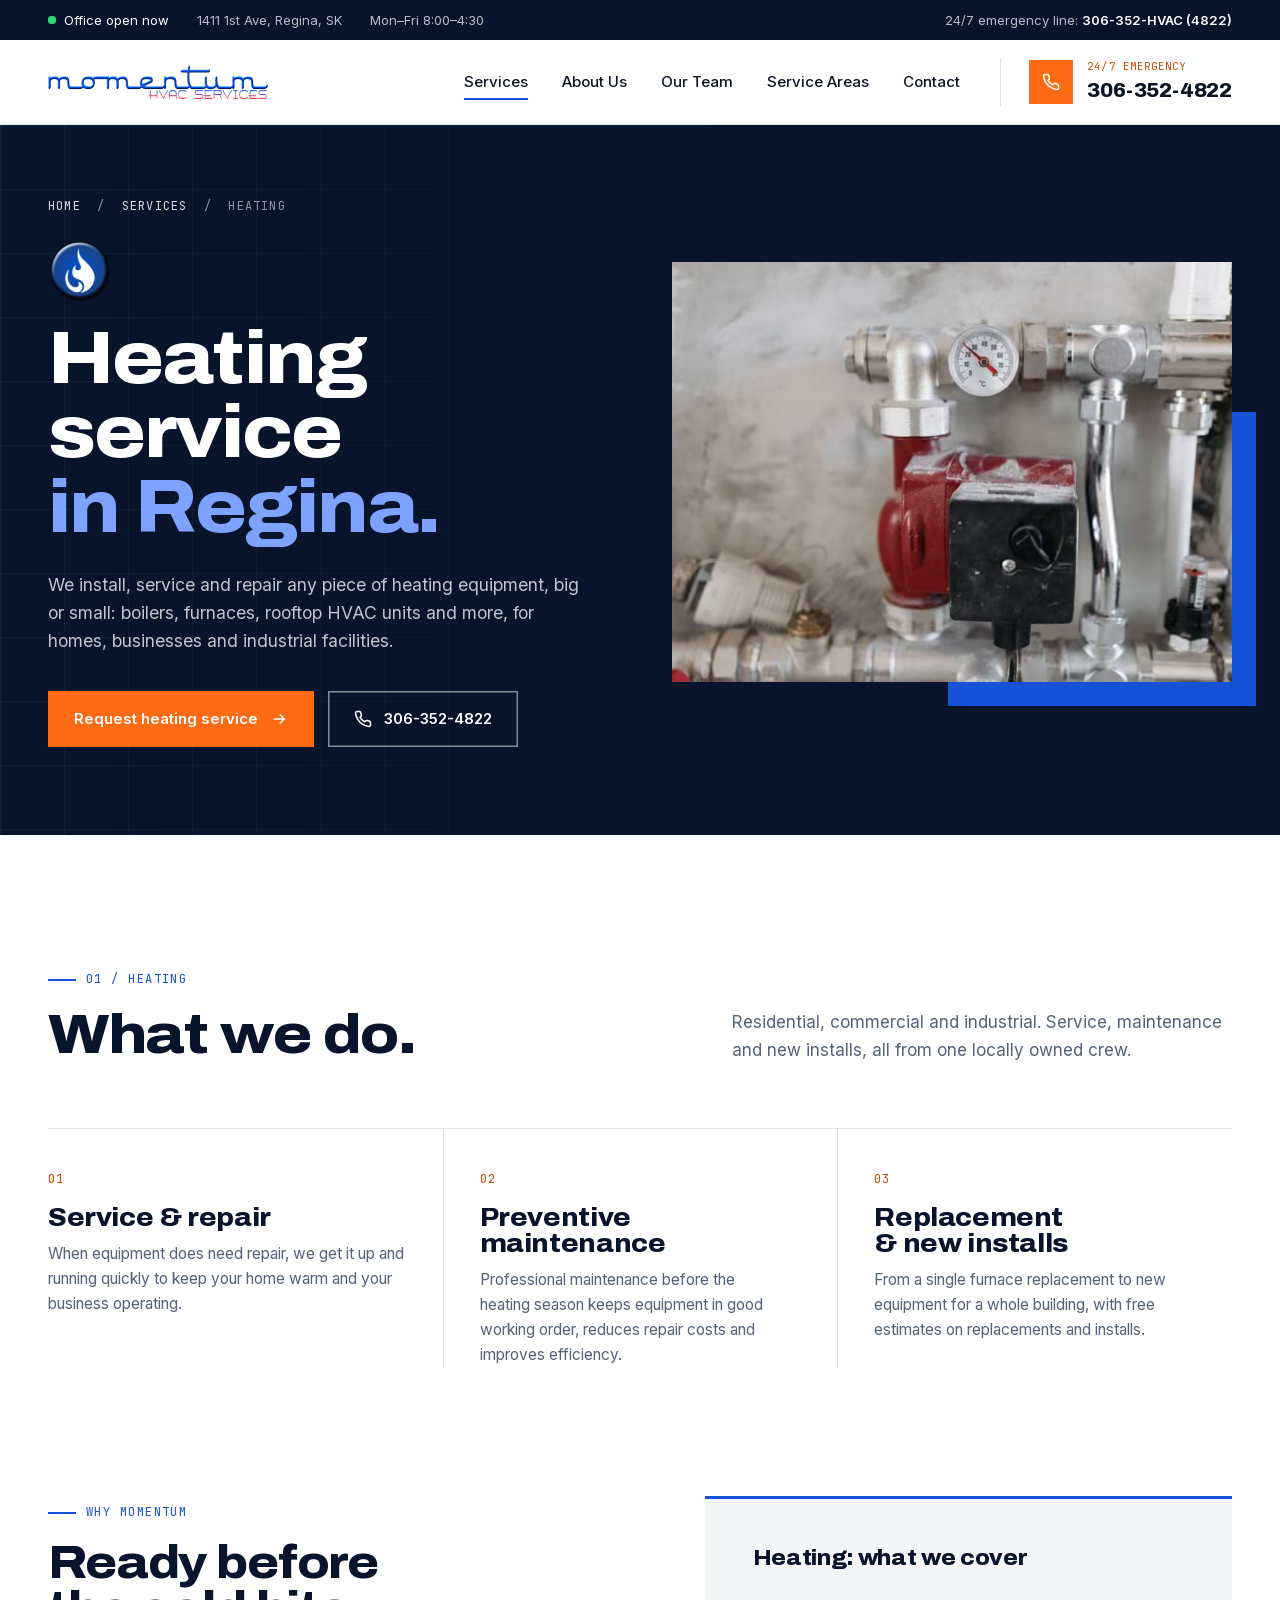
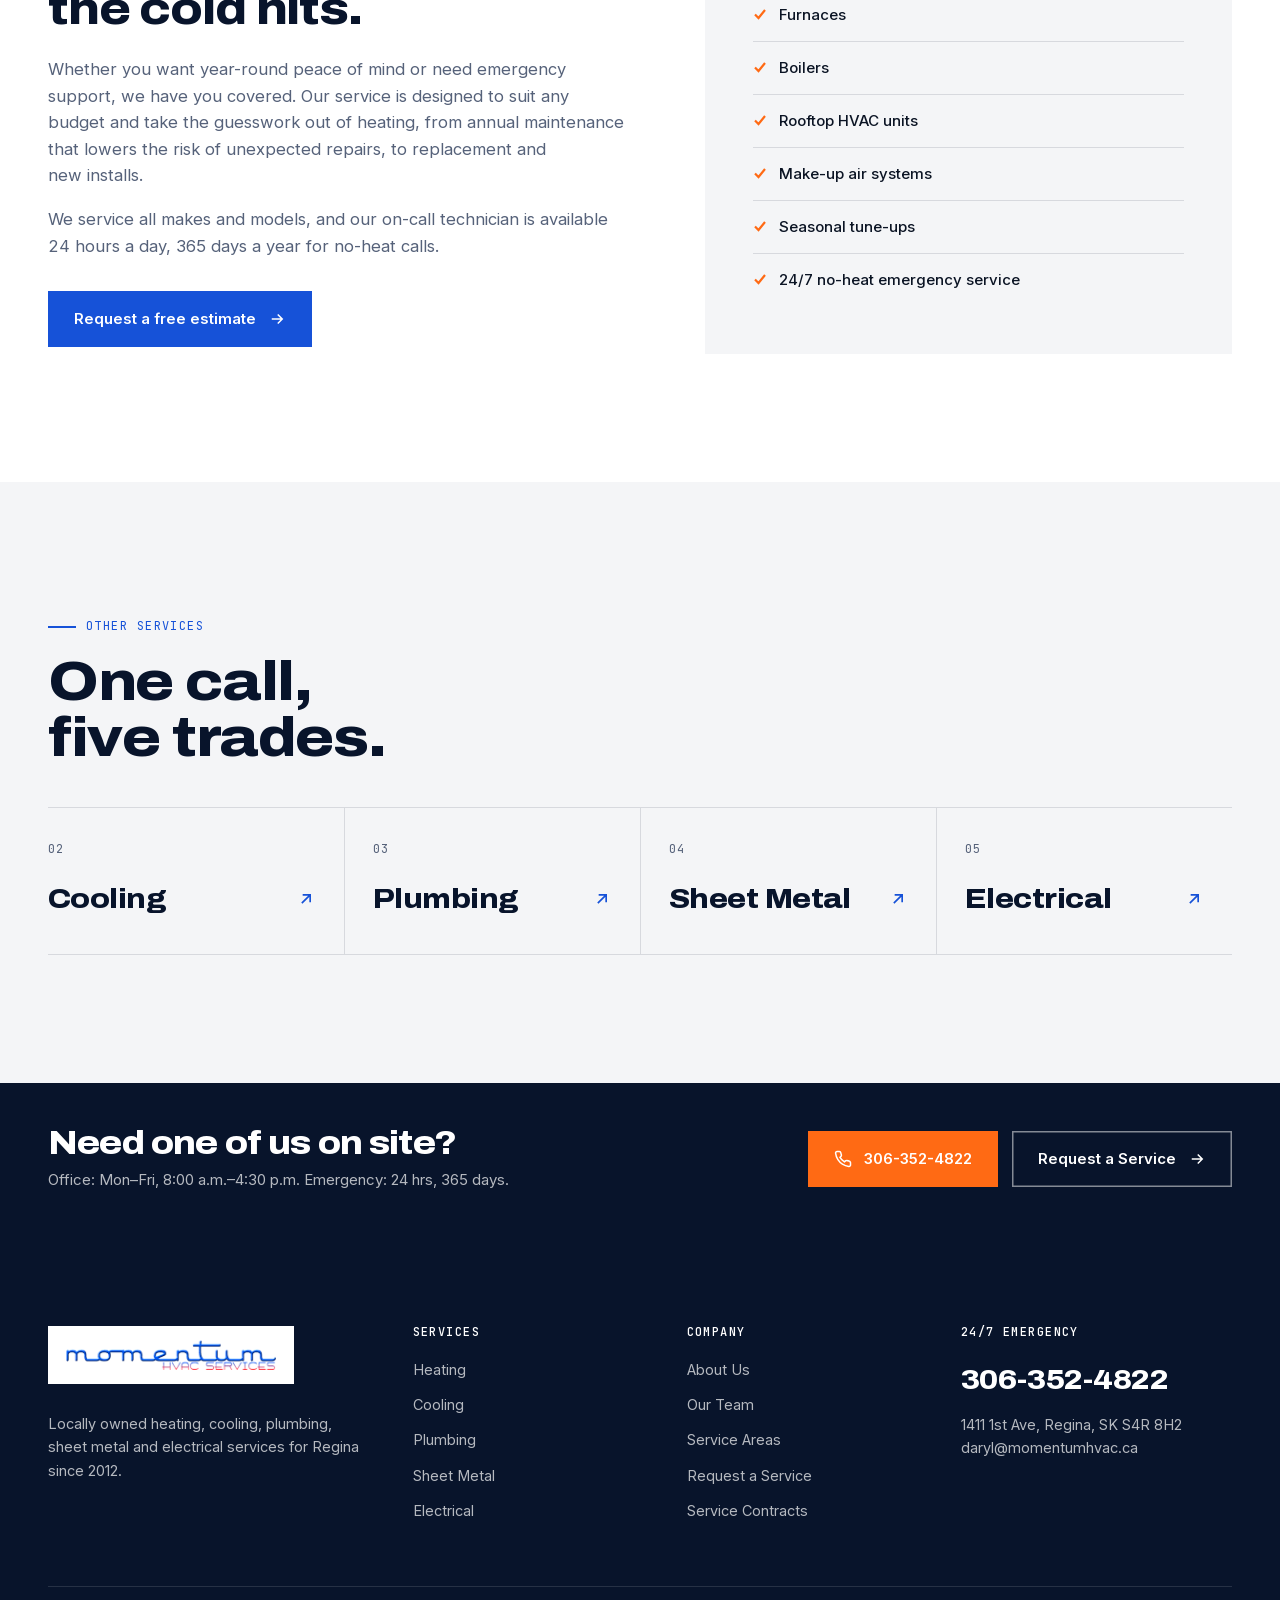
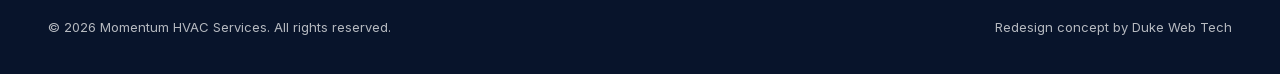
<file: services/heating.html>
<!DOCTYPE html>
<html lang="en-CA">
<head>
<meta charset="utf-8">
<meta name="viewport" content="width=device-width, initial-scale=1, viewport-fit=cover">
<title>Heating Services in Regina | Furnaces, Boilers &amp; Rooftop Units | Momentum HVAC</title>
<meta name="description" content="Furnace, boiler and rooftop unit installation, maintenance and repair for homes and businesses in Regina, SK. 24/7 emergency no-heat service: 306-352-4822.">
<!-- PREVIEW ONLY: delete the next line when this goes live on momentumhvac.com -->
<meta name="robots" content="noindex, nofollow">
<link rel="canonical" href="https://www.momentumhvac.com/services/heating.html">
<meta name="theme-color" content="#08142b">
<meta property="og:type" content="website">
<meta property="og:site_name" content="Momentum HVAC Services">
<meta property="og:title" content="Heating Services in Regina | Furnaces, Boilers &amp; Rooftop Units | Momentum HVAC">
<meta property="og:description" content="Furnace, boiler and rooftop unit installation, maintenance and repair for homes and businesses in Regina, SK. 24/7 emergency no-heat service: 306-352-4822.">
<meta property="og:url" content="https://www.momentumhvac.com/services/heating.html">
<meta property="og:image" content="https://www.momentumhvac.com/assets/img/og-image.jpg">
<meta property="og:locale" content="en_CA">
<meta name="twitter:card" content="summary_large_image">
<link rel="icon" href="../favicon.ico" sizes="32x32">
<link rel="icon" href="../favicon-32.png" type="image/png">
<link rel="apple-touch-icon" href="../apple-touch-icon.png">
<link rel="manifest" href="../site.webmanifest">
<link rel="preload" href="../assets/fonts/Archivo.woff2" as="font" type="font/woff2" crossorigin>
<link rel="preload" href="../assets/fonts/Inter.woff2" as="font" type="font/woff2" crossorigin>
<link rel="stylesheet" href="../assets/css/main.css">
<script>document.documentElement.classList.add('js')</script>
<script src="../assets/js/main.js" defer></script>
<script type="application/ld+json">{"@context":"https://schema.org","@type":"Service","name":"Heating","serviceType":"Heating","provider":{"@type":"HVACBusiness","name":"Momentum HVAC Services","telephone":"+1-306-352-4822","address":{"@type":"PostalAddress","streetAddress":"1411 1st Ave","addressLocality":"Regina","addressRegion":"SK","postalCode":"S4R 8H2","addressCountry":"CA"}},"areaServed":{"@type":"City","name":"Regina"}}</script>
</head>
<body>
<a class="skip" href="#main">Skip to content</a>

<div class="util">
  <div class="wrap">
    <div class="util-l">
      <span class="status"><span class="dot" id="statusDot"></span><span id="statusText">Office open now</span></span>
      <span class="hide-m">1411 1st Ave, Regina, SK</span>
      <span class="hide-m">Mon–Fri 8:00–4:30</span>
    </div>
    <div class="util-r">24/7 emergency line: <a href="tel:+13063524822"><strong>306-352-HVAC (4822)</strong></a></div>
  </div>
</div>

<header class="nav" id="nav">
  <div class="wrap">
    <a class="logo" href="../index.html" aria-label="Momentum HVAC Services home">
      <picture><source type="image/webp" srcset="../assets/img/logo.webp"><img src="../assets/img/logo.png" alt="Momentum HVAC Services" width="440" height="63"></picture>
    </a>
    <nav class="nav-links" aria-label="Primary">
      <a href="../index.html#services" aria-current="page">Services</a>
      <a href="../index.html#about">About Us</a>
      <a href="../team.html">Our Team</a>
      <a href="../index.html#areas">Service Areas</a>
      <a href="../index.html#contact">Contact</a>
    </nav>
    <a class="nav-call" href="tel:+13063524822">
      <span class="ic"><svg width="18" height="18" viewBox="0 0 24 24" fill="none" stroke="currentColor" stroke-width="2" aria-hidden="true"><path d="M22 16.9v3a2 2 0 0 1-2.2 2 19.8 19.8 0 0 1-8.6-3.1 19.5 19.5 0 0 1-6-6A19.8 19.8 0 0 1 2.1 4.2 2 2 0 0 1 4.1 2h3a2 2 0 0 1 2 1.7c.1.9.4 1.8.7 2.7a2 2 0 0 1-.5 2.1L8 9.8a16 16 0 0 0 6 6l1.3-1.3a2 2 0 0 1 2.1-.4c.9.3 1.8.6 2.7.7a2 2 0 0 1 1.7 2z"/></svg></span>
      <span><small>24/7 Emergency</small><strong>306-352-4822</strong></span>
    </a>
    <button class="burger" id="burger" aria-label="Open menu" aria-expanded="false" aria-controls="nav">
      <svg class="b-open" width="22" height="22" viewBox="0 0 24 24" fill="none" stroke="currentColor" stroke-width="2" aria-hidden="true"><path d="M3 7h18M3 12h18M3 17h12"/></svg>
      <svg class="b-close" width="22" height="22" viewBox="0 0 24 24" fill="none" stroke="currentColor" stroke-width="2" aria-hidden="true"><path d="M6 6l12 12M18 6 6 18"/></svg>
    </button>
  </div>
</header>

<main id="main">
<section class="thero sp-hero">
  <div class="wrap">
    <div>
      <nav class="crumbs ld" style="--i:0" aria-label="Breadcrumb"><a href="../index.html">Home</a> &nbsp;/&nbsp; <a href="../index.html#services">Services</a> &nbsp;/&nbsp; Heating</nav>
      <div class="ico ld" style="--i:0"><img src="../assets/img/icons/heating.webp" alt="" width="64" height="64"></div>
      <h1 class="ld" style="--i:1">Heating service <em>in Regina.</em></h1>
      <p class="ld" style="--i:2">We install, service and repair any piece of heating equipment, big or small: boilers, furnaces, rooftop HVAC units and more, for homes, businesses and industrial facilities.</p>
      <div class="hero-ctas ld" style="--i:3">
        <a class="btn btn-orange" href="../index.html?service=Heating#contact">Request heating service <svg class="arrow" viewBox="0 0 24 24" fill="none" stroke="currentColor" stroke-width="2" aria-hidden="true"><path d="M5 12h14M13 6l6 6-6 6"/></svg></a>
        <a class="btn btn-ghost-l" href="tel:+13063524822"><svg viewBox="0 0 24 24" fill="none" stroke="currentColor" stroke-width="2" aria-hidden="true"><path d="M22 16.9v3a2 2 0 0 1-2.2 2 19.8 19.8 0 0 1-8.6-3.1 19.5 19.5 0 0 1-6-6A19.8 19.8 0 0 1 2.1 4.2 2 2 0 0 1 4.1 2h3a2 2 0 0 1 2 1.7c.1.9.4 1.8.7 2.7a2 2 0 0 1-.5 2.1L8 9.8a16 16 0 0 0 6 6l1.3-1.3a2 2 0 0 1 2.1-.4c.9.3 1.8.6 2.7.7a2 2 0 0 1 1.7 2z"/></svg>306-352-4822</a>
      </div>
    </div>
    <figure class="sp-photo rv-img">
      <div class="frame"><picture><source type="image/avif" srcset="../assets/img/heating-640.avif 640w, ../assets/img/heating-1100.avif 1100w" sizes="(max-width:1024px) 100vw, 50vw"><source type="image/webp" srcset="../assets/img/heating-640.webp 640w, ../assets/img/heating-1100.webp 1100w" sizes="(max-width:1024px) 100vw, 50vw"><img src="../assets/img/heating-1100.jpg" alt="Hydronic heating manifold with circulator pump and temperature gauge" width="1100" height="733" fetchpriority="high" decoding="async"></picture></div>
    </figure>
  </div>
</section>

<section class="sec">
  <div class="wrap">
    <div class="sec-head">
      <div class="rv"><span class="eyebrow">01 / Heating</span><h2>What we do.</h2></div>
      <p class="rv d1">Residential, commercial and industrial. Service, maintenance and new installs, all from one locally owned crew.</p>
    </div>
    <div class="scope">
      <div class="rv"><span class="mono">01</span><h3>Service &amp; repair</h3><p>When equipment does need repair, we get it up and running quickly to keep your home warm and your business operating.</p></div>
      <div class="rv d1"><span class="mono">02</span><h3>Preventive maintenance</h3><p>Professional maintenance before the heating season keeps equipment in good working order, reduces repair costs and improves efficiency.</p></div>
      <div class="rv d2"><span class="mono">03</span><h3>Replacement &amp; new installs</h3><p>From a single furnace replacement to new equipment for a whole building, with free estimates on replacements and installs.</p></div>
    </div>
  </div>
</section>

<section class="sec" style="padding-top:0">
  <div class="wrap sp-body">
    <div>
      <span class="eyebrow rv">Why Momentum</span>
      <h2 class="rv d1">Ready before the cold hits.</h2>
      <p class="rv d2">Whether you want year-round peace of mind or need emergency support, we have you covered. Our service is designed to suit any budget and take the guesswork out of heating, from annual maintenance that lowers the risk of unexpected repairs, to replacement and new installs.</p>
      <p class="rv d2">We service all makes and models, and our on-call technician is available 24 hours a day, 365 days a year for no-heat calls.</p>
      <a class="btn btn-blue rv d3" href="../index.html?service=Heating#contact" style="margin-top:14px">Request a free estimate <svg class="arrow" viewBox="0 0 24 24" fill="none" stroke="currentColor" stroke-width="2" aria-hidden="true"><path d="M5 12h14M13 6l6 6-6 6"/></svg></a>
    </div>
    <div class="sp-list rv d1">
      <h3>Heating: what we cover</h3>
      <ul class="checklist">
        <li><svg viewBox="0 0 14 14" aria-hidden="true"><path d="M2 7.5 5.5 11 12 3" fill="none" stroke="currentColor" stroke-width="2.2"/></svg>Furnaces</li>
        <li><svg viewBox="0 0 14 14" aria-hidden="true"><path d="M2 7.5 5.5 11 12 3" fill="none" stroke="currentColor" stroke-width="2.2"/></svg>Boilers</li>
        <li><svg viewBox="0 0 14 14" aria-hidden="true"><path d="M2 7.5 5.5 11 12 3" fill="none" stroke="currentColor" stroke-width="2.2"/></svg>Rooftop HVAC units</li>
        <li><svg viewBox="0 0 14 14" aria-hidden="true"><path d="M2 7.5 5.5 11 12 3" fill="none" stroke="currentColor" stroke-width="2.2"/></svg>Make-up air systems</li>
        <li><svg viewBox="0 0 14 14" aria-hidden="true"><path d="M2 7.5 5.5 11 12 3" fill="none" stroke="currentColor" stroke-width="2.2"/></svg>Seasonal tune-ups</li>
        <li><svg viewBox="0 0 14 14" aria-hidden="true"><path d="M2 7.5 5.5 11 12 3" fill="none" stroke="currentColor" stroke-width="2.2"/></svg>24/7 no-heat emergency service</li>
      </ul>
    </div>
  </div>
</section>

<section class="sec others" aria-labelledby="others-h">
  <div class="wrap">
    <div class="sec-head" style="margin-bottom:40px">
      <div class="rv"><span class="eyebrow">Other services</span><h2 id="others-h">One call, five trades.</h2></div>
    </div>
    <div class="others-grid">
      <a class="rv" href="cooling.html"><span class="mono">02</span><b>Cooling <svg width="20" height="20" viewBox="0 0 24 24" fill="none" stroke="currentColor" stroke-width="2" aria-hidden="true"><path d="M7 17 17 7M8 7h9v9"/></svg></b></a>
      <a class="rv d1" href="plumbing.html"><span class="mono">03</span><b>Plumbing <svg width="20" height="20" viewBox="0 0 24 24" fill="none" stroke="currentColor" stroke-width="2" aria-hidden="true"><path d="M7 17 17 7M8 7h9v9"/></svg></b></a>
      <a class="rv d2" href="sheet-metal.html"><span class="mono">04</span><b>Sheet Metal <svg width="20" height="20" viewBox="0 0 24 24" fill="none" stroke="currentColor" stroke-width="2" aria-hidden="true"><path d="M7 17 17 7M8 7h9v9"/></svg></b></a>
      <a class="rv d3" href="electrical.html"><span class="mono">05</span><b>Electrical <svg width="20" height="20" viewBox="0 0 24 24" fill="none" stroke="currentColor" stroke-width="2" aria-hidden="true"><path d="M7 17 17 7M8 7h9v9"/></svg></b></a>
    </div>
  </div>
</section>

<section class="ebar" aria-label="Emergency service">
  <div class="wrap">
    <div><h2>Need one of us on site?</h2><p>Office: Mon–Fri, 8:00 a.m.–4:30 p.m. Emergency: 24 hrs, 365 days.</p></div>
    <div class="hero-ctas">
      <a class="btn btn-orange" href="tel:+13063524822"><svg viewBox="0 0 24 24" fill="none" stroke="currentColor" stroke-width="2" aria-hidden="true"><path d="M22 16.9v3a2 2 0 0 1-2.2 2 19.8 19.8 0 0 1-8.6-3.1 19.5 19.5 0 0 1-6-6A19.8 19.8 0 0 1 2.1 4.2 2 2 0 0 1 4.1 2h3a2 2 0 0 1 2 1.7c.1.9.4 1.8.7 2.7a2 2 0 0 1-.5 2.1L8 9.8a16 16 0 0 0 6 6l1.3-1.3a2 2 0 0 1 2.1-.4c.9.3 1.8.6 2.7.7a2 2 0 0 1 1.7 2z"/></svg>306-352-4822</a>
      <a class="btn btn-ghost-l" href="../index.html#contact">Request a Service <svg class="arrow" viewBox="0 0 24 24" fill="none" stroke="currentColor" stroke-width="2" aria-hidden="true"><path d="M5 12h14M13 6l6 6-6 6"/></svg></a>
    </div>
  </div>
</section>

</main>

<footer>
  <div class="wrap">
    <div class="foot-top">
      <div>
        <a class="foot-logo" href="../index.html"><picture><source type="image/webp" srcset="../assets/img/logo.webp"><img src="../assets/img/logo.png" alt="Momentum HVAC Services" width="440" height="63" loading="lazy"></picture></a>
        <p style="max-width:320px">Locally owned heating, cooling, plumbing, sheet metal and electrical services for Regina since 2012.</p>
      </div>
      <div><h2>Services</h2><ul><li><a href="../services/heating.html">Heating</a></li><li><a href="../services/cooling.html">Cooling</a></li><li><a href="../services/plumbing.html">Plumbing</a></li><li><a href="../services/sheet-metal.html">Sheet Metal</a></li><li><a href="../services/electrical.html">Electrical</a></li></ul></div>
      <div><h2>Company</h2><ul><li><a href="../index.html#about">About Us</a></li><li><a href="../team.html">Our Team</a></li><li><a href="../index.html#areas">Service Areas</a></li><li><a href="../index.html#contact">Request a Service</a></li><li><a href="../index.html#contact" data-service="Maintenance / service contract">Service Contracts</a></li></ul></div>
      <div><h2>24/7 Emergency</h2><a class="foot-cta" href="tel:+13063524822">306-352-4822</a><p>1411 1st Ave, Regina, SK S4R 8H2<br><a href="mailto:daryl@momentumhvac.ca">daryl@momentumhvac.ca</a></p></div>
    </div>
    <div class="foot-bot"><span>© <span id="yr">2026</span> Momentum HVAC Services. All rights reserved.</span><span>Redesign concept by Duke Web Tech</span></div>
  </div>
</footer>

<div class="mcall"><a href="tel:+13063524822"><svg width="18" height="18" viewBox="0 0 24 24" fill="none" stroke="currentColor" stroke-width="2" aria-hidden="true"><path d="M22 16.9v3a2 2 0 0 1-2.2 2 19.8 19.8 0 0 1-8.6-3.1 19.5 19.5 0 0 1-6-6A19.8 19.8 0 0 1 2.1 4.2 2 2 0 0 1 4.1 2h3a2 2 0 0 1 2 1.7c.1.9.4 1.8.7 2.7a2 2 0 0 1-.5 2.1L8 9.8a16 16 0 0 0 6 6l1.3-1.3a2 2 0 0 1 2.1-.4c.9.3 1.8.6 2.7.7a2 2 0 0 1 1.7 2z"/></svg>Call 24/7</a><a href="../index.html#contact">Request Service</a></div>
</body>
</html>
</file>
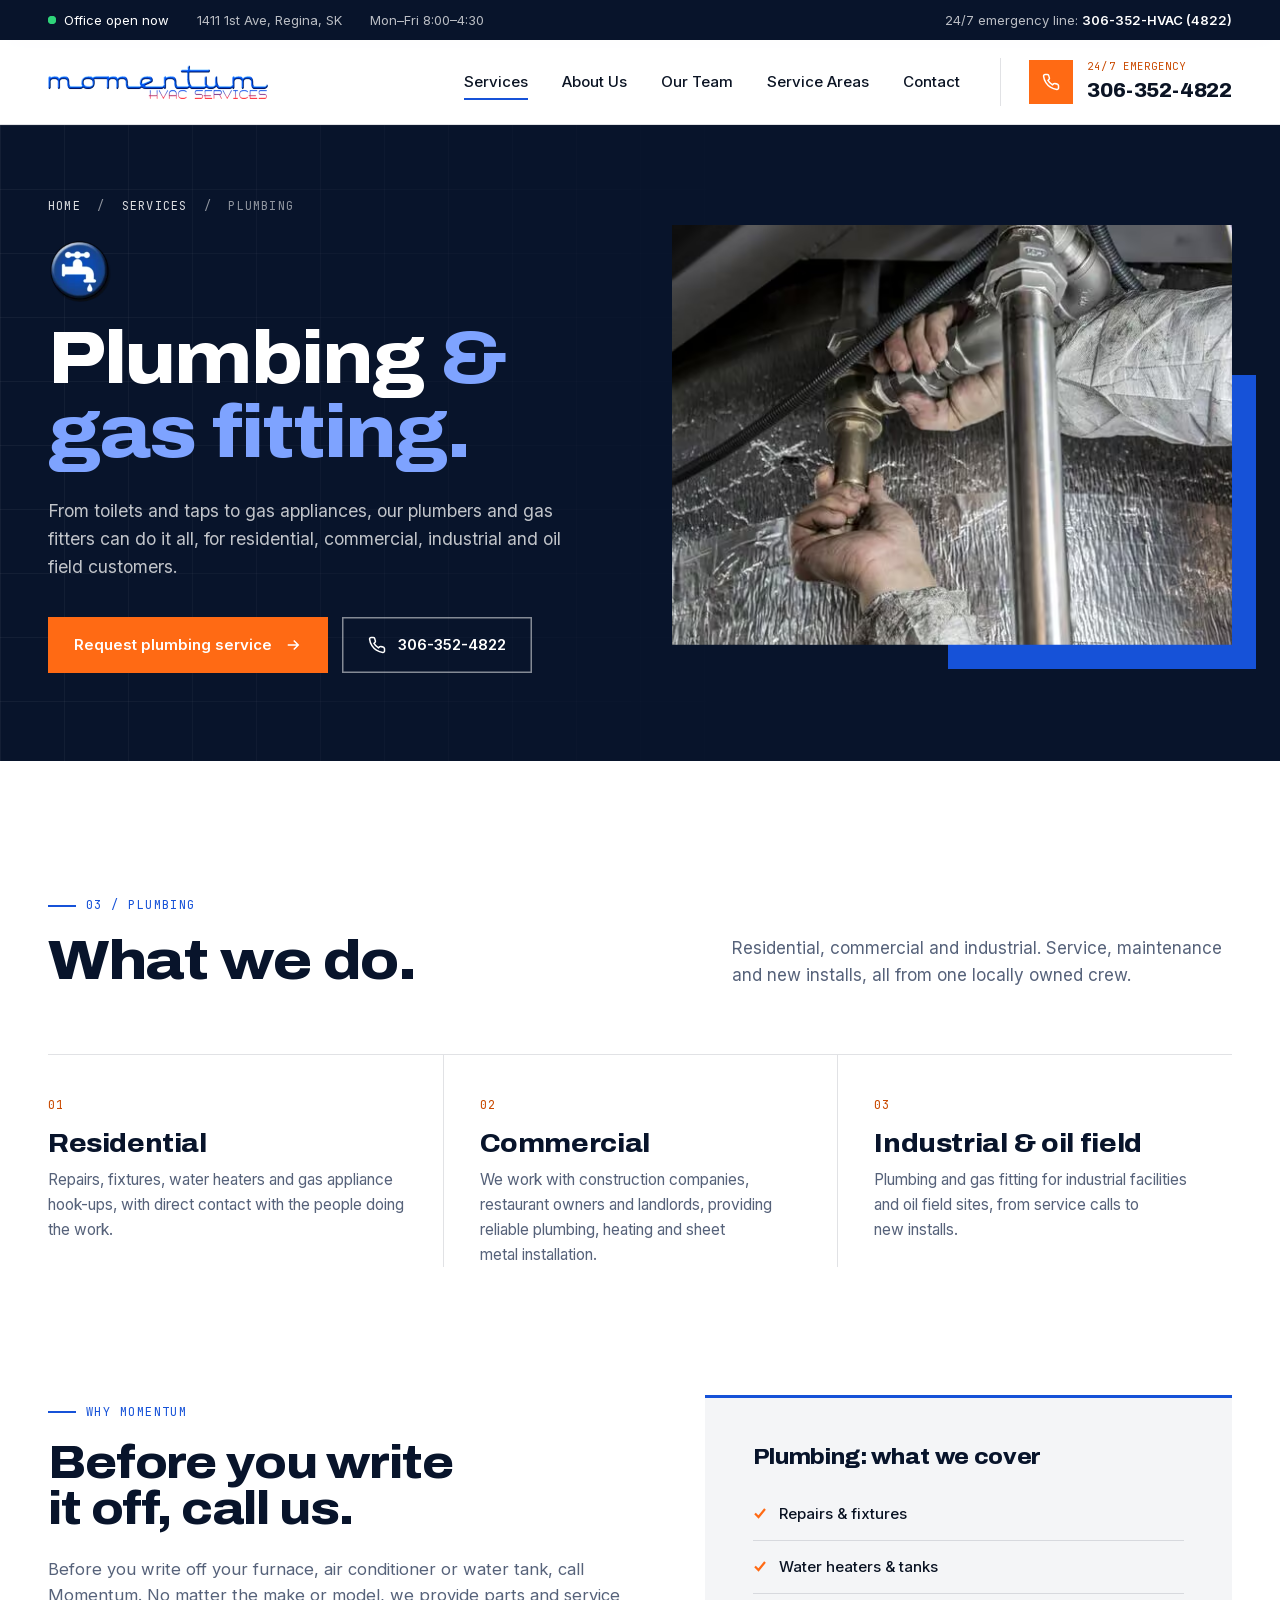
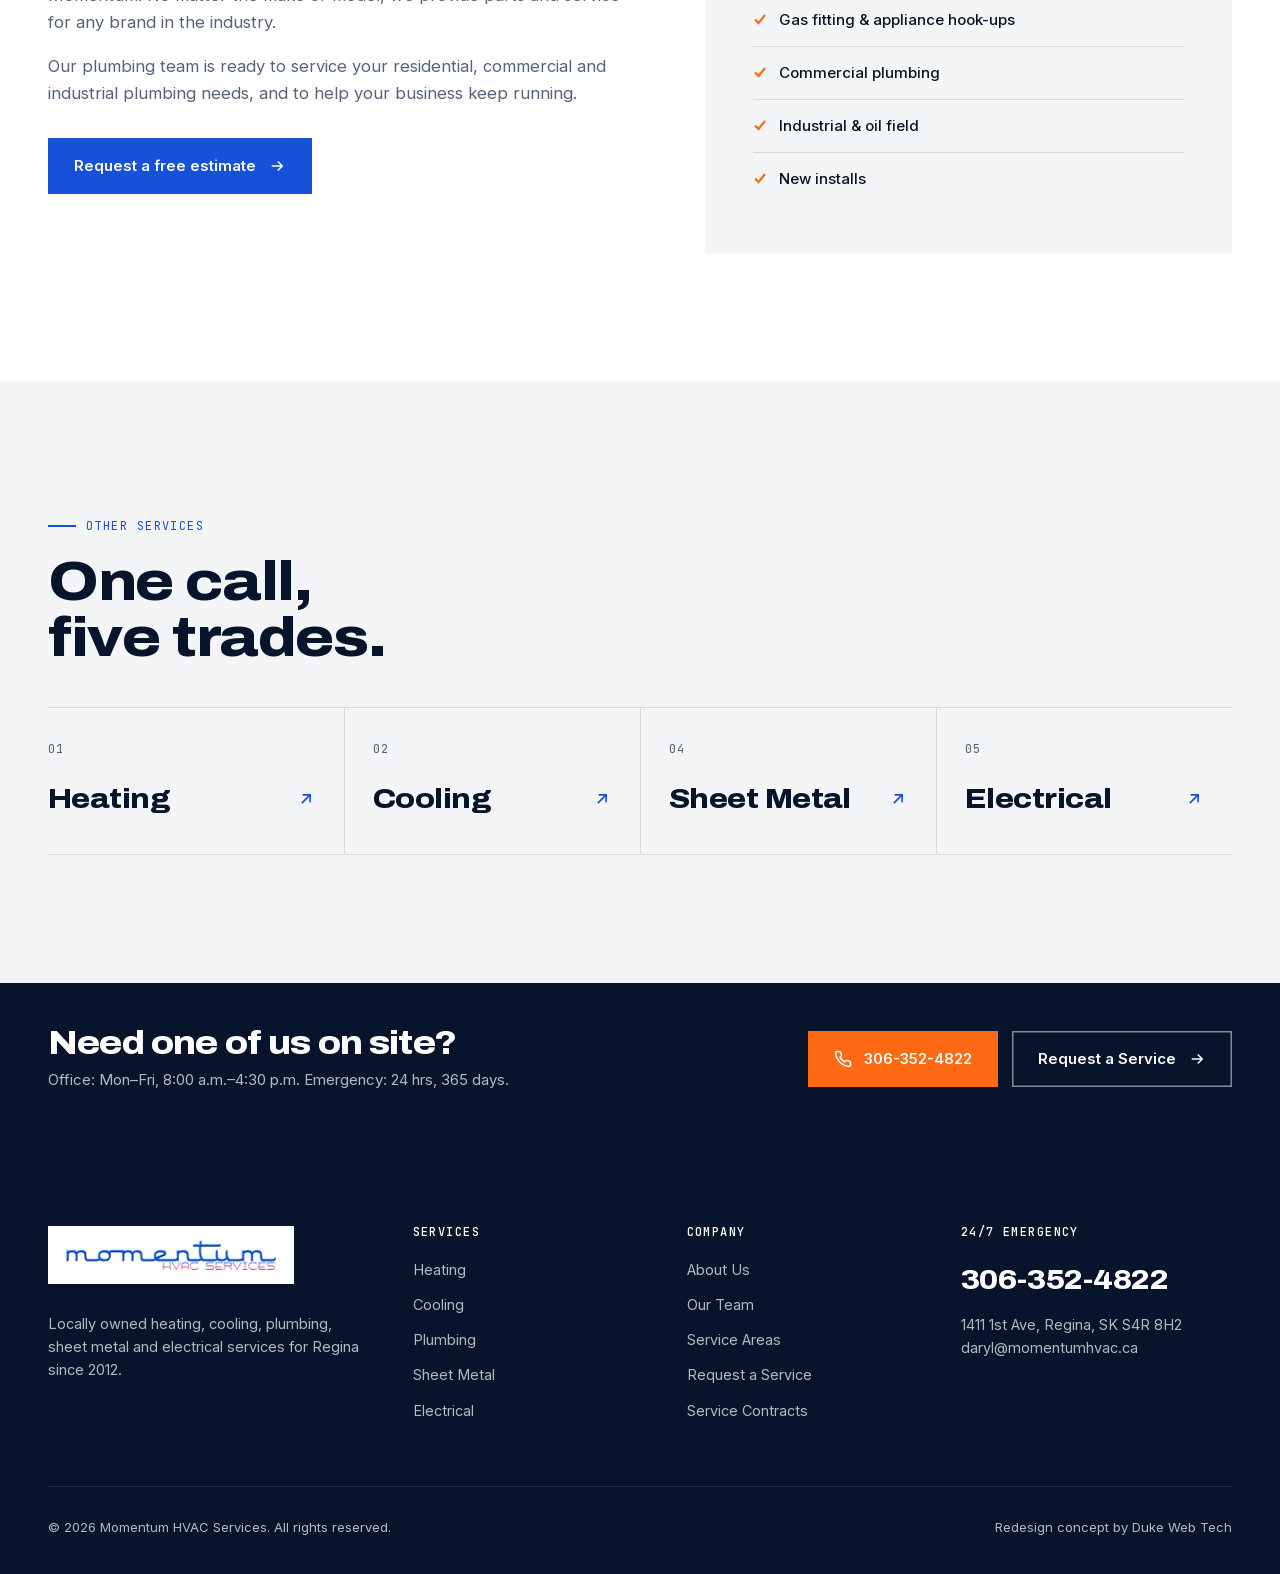
<file: services/plumbing.html>
<!DOCTYPE html>
<html lang="en-CA">
<head>
<meta charset="utf-8">
<meta name="viewport" content="width=device-width, initial-scale=1, viewport-fit=cover">
<title>Plumbing &amp; Gas Fitting in Regina | Momentum HVAC</title>
<meta name="description" content="Residential, commercial, industrial and oil field plumbing and gas fitting in Regina, SK. Repairs, water heaters, fixtures and gas appliances. Call 306-352-4822.">
<!-- PREVIEW ONLY: delete the next line when this goes live on momentumhvac.com -->
<meta name="robots" content="noindex, nofollow">
<link rel="canonical" href="https://www.momentumhvac.com/services/plumbing.html">
<meta name="theme-color" content="#08142b">
<meta property="og:type" content="website">
<meta property="og:site_name" content="Momentum HVAC Services">
<meta property="og:title" content="Plumbing &amp; Gas Fitting in Regina | Momentum HVAC">
<meta property="og:description" content="Residential, commercial, industrial and oil field plumbing and gas fitting in Regina, SK. Repairs, water heaters, fixtures and gas appliances. Call 306-352-4822.">
<meta property="og:url" content="https://www.momentumhvac.com/services/plumbing.html">
<meta property="og:image" content="https://www.momentumhvac.com/assets/img/og-image.jpg">
<meta property="og:locale" content="en_CA">
<meta name="twitter:card" content="summary_large_image">
<link rel="icon" href="../favicon.ico" sizes="32x32">
<link rel="icon" href="../favicon-32.png" type="image/png">
<link rel="apple-touch-icon" href="../apple-touch-icon.png">
<link rel="manifest" href="../site.webmanifest">
<link rel="preload" href="../assets/fonts/Archivo.woff2" as="font" type="font/woff2" crossorigin>
<link rel="preload" href="../assets/fonts/Inter.woff2" as="font" type="font/woff2" crossorigin>
<link rel="stylesheet" href="../assets/css/main.css">
<script>document.documentElement.classList.add('js')</script>
<script src="../assets/js/main.js" defer></script>
<script type="application/ld+json">{"@context":"https://schema.org","@type":"Service","name":"Plumbing","serviceType":"Plumbing","provider":{"@type":"HVACBusiness","name":"Momentum HVAC Services","telephone":"+1-306-352-4822","address":{"@type":"PostalAddress","streetAddress":"1411 1st Ave","addressLocality":"Regina","addressRegion":"SK","postalCode":"S4R 8H2","addressCountry":"CA"}},"areaServed":{"@type":"City","name":"Regina"}}</script>
</head>
<body>
<a class="skip" href="#main">Skip to content</a>

<div class="util">
  <div class="wrap">
    <div class="util-l">
      <span class="status"><span class="dot" id="statusDot"></span><span id="statusText">Office open now</span></span>
      <span class="hide-m">1411 1st Ave, Regina, SK</span>
      <span class="hide-m">Mon–Fri 8:00–4:30</span>
    </div>
    <div class="util-r">24/7 emergency line: <a href="tel:+13063524822"><strong>306-352-HVAC (4822)</strong></a></div>
  </div>
</div>

<header class="nav" id="nav">
  <div class="wrap">
    <a class="logo" href="../index.html" aria-label="Momentum HVAC Services home">
      <picture><source type="image/webp" srcset="../assets/img/logo.webp"><img src="../assets/img/logo.png" alt="Momentum HVAC Services" width="440" height="63"></picture>
    </a>
    <nav class="nav-links" aria-label="Primary">
      <a href="../index.html#services" aria-current="page">Services</a>
      <a href="../index.html#about">About Us</a>
      <a href="../team.html">Our Team</a>
      <a href="../index.html#areas">Service Areas</a>
      <a href="../index.html#contact">Contact</a>
    </nav>
    <a class="nav-call" href="tel:+13063524822">
      <span class="ic"><svg width="18" height="18" viewBox="0 0 24 24" fill="none" stroke="currentColor" stroke-width="2" aria-hidden="true"><path d="M22 16.9v3a2 2 0 0 1-2.2 2 19.8 19.8 0 0 1-8.6-3.1 19.5 19.5 0 0 1-6-6A19.8 19.8 0 0 1 2.1 4.2 2 2 0 0 1 4.1 2h3a2 2 0 0 1 2 1.7c.1.9.4 1.8.7 2.7a2 2 0 0 1-.5 2.1L8 9.8a16 16 0 0 0 6 6l1.3-1.3a2 2 0 0 1 2.1-.4c.9.3 1.8.6 2.7.7a2 2 0 0 1 1.7 2z"/></svg></span>
      <span><small>24/7 Emergency</small><strong>306-352-4822</strong></span>
    </a>
    <button class="burger" id="burger" aria-label="Open menu" aria-expanded="false" aria-controls="nav">
      <svg class="b-open" width="22" height="22" viewBox="0 0 24 24" fill="none" stroke="currentColor" stroke-width="2" aria-hidden="true"><path d="M3 7h18M3 12h18M3 17h12"/></svg>
      <svg class="b-close" width="22" height="22" viewBox="0 0 24 24" fill="none" stroke="currentColor" stroke-width="2" aria-hidden="true"><path d="M6 6l12 12M18 6 6 18"/></svg>
    </button>
  </div>
</header>

<main id="main">
<section class="thero sp-hero">
  <div class="wrap">
    <div>
      <nav class="crumbs ld" style="--i:0" aria-label="Breadcrumb"><a href="../index.html">Home</a> &nbsp;/&nbsp; <a href="../index.html#services">Services</a> &nbsp;/&nbsp; Plumbing</nav>
      <div class="ico ld" style="--i:0"><img src="../assets/img/icons/plumbing.webp" alt="" width="64" height="64"></div>
      <h1 class="ld" style="--i:1">Plumbing <em>&amp; gas fitting.</em></h1>
      <p class="ld" style="--i:2">From toilets and taps to gas appliances, our plumbers and gas fitters can do it all, for residential, commercial, industrial and oil field customers.</p>
      <div class="hero-ctas ld" style="--i:3">
        <a class="btn btn-orange" href="../index.html?service=Plumbing%20%2F%20gas%20fitting#contact">Request plumbing service <svg class="arrow" viewBox="0 0 24 24" fill="none" stroke="currentColor" stroke-width="2" aria-hidden="true"><path d="M5 12h14M13 6l6 6-6 6"/></svg></a>
        <a class="btn btn-ghost-l" href="tel:+13063524822"><svg viewBox="0 0 24 24" fill="none" stroke="currentColor" stroke-width="2" aria-hidden="true"><path d="M22 16.9v3a2 2 0 0 1-2.2 2 19.8 19.8 0 0 1-8.6-3.1 19.5 19.5 0 0 1-6-6A19.8 19.8 0 0 1 2.1 4.2 2 2 0 0 1 4.1 2h3a2 2 0 0 1 2 1.7c.1.9.4 1.8.7 2.7a2 2 0 0 1-.5 2.1L8 9.8a16 16 0 0 0 6 6l1.3-1.3a2 2 0 0 1 2.1-.4c.9.3 1.8.6 2.7.7a2 2 0 0 1 1.7 2z"/></svg>306-352-4822</a>
      </div>
    </div>
    <figure class="sp-photo rv-img">
      <div class="frame"><picture><source type="image/avif" srcset="../assets/img/plumbing-640.avif 640w, ../assets/img/plumbing-1100.avif 1100w" sizes="(max-width:1024px) 100vw, 50vw"><source type="image/webp" srcset="../assets/img/plumbing-640.webp 640w, ../assets/img/plumbing-1100.webp 1100w" sizes="(max-width:1024px) 100vw, 50vw"><img src="../assets/img/plumbing-1100.jpg" alt="Plumber tightening a brass fitting on steel supply lines" width="1100" height="733" fetchpriority="high" decoding="async"></picture></div>
    </figure>
  </div>
</section>

<section class="sec">
  <div class="wrap">
    <div class="sec-head">
      <div class="rv"><span class="eyebrow">03 / Plumbing</span><h2>What we do.</h2></div>
      <p class="rv d1">Residential, commercial and industrial. Service, maintenance and new installs, all from one locally owned crew.</p>
    </div>
    <div class="scope">
      <div class="rv"><span class="mono">01</span><h3>Residential</h3><p>Repairs, fixtures, water heaters and gas appliance hook-ups, with direct contact with the people doing the work.</p></div>
      <div class="rv d1"><span class="mono">02</span><h3>Commercial</h3><p>We work with construction companies, restaurant owners and landlords, providing reliable plumbing, heating and sheet metal installation.</p></div>
      <div class="rv d2"><span class="mono">03</span><h3>Industrial &amp; oil field</h3><p>Plumbing and gas fitting for industrial facilities and oil field sites, from service calls to new installs.</p></div>
    </div>
  </div>
</section>

<section class="sec" style="padding-top:0">
  <div class="wrap sp-body">
    <div>
      <span class="eyebrow rv">Why Momentum</span>
      <h2 class="rv d1">Before you write it off, call us.</h2>
      <p class="rv d2">Before you write off your furnace, air conditioner or water tank, call Momentum. No matter the make or model, we provide parts and service for any brand in the industry.</p>
      <p class="rv d2">Our plumbing team is ready to service your residential, commercial and industrial plumbing needs, and to help your business keep running.</p>
      <a class="btn btn-blue rv d3" href="../index.html?service=Plumbing%20%2F%20gas%20fitting#contact" style="margin-top:14px">Request a free estimate <svg class="arrow" viewBox="0 0 24 24" fill="none" stroke="currentColor" stroke-width="2" aria-hidden="true"><path d="M5 12h14M13 6l6 6-6 6"/></svg></a>
    </div>
    <div class="sp-list rv d1">
      <h3>Plumbing: what we cover</h3>
      <ul class="checklist">
        <li><svg viewBox="0 0 14 14" aria-hidden="true"><path d="M2 7.5 5.5 11 12 3" fill="none" stroke="currentColor" stroke-width="2.2"/></svg>Repairs &amp; fixtures</li>
        <li><svg viewBox="0 0 14 14" aria-hidden="true"><path d="M2 7.5 5.5 11 12 3" fill="none" stroke="currentColor" stroke-width="2.2"/></svg>Water heaters &amp; tanks</li>
        <li><svg viewBox="0 0 14 14" aria-hidden="true"><path d="M2 7.5 5.5 11 12 3" fill="none" stroke="currentColor" stroke-width="2.2"/></svg>Gas fitting &amp; appliance hook-ups</li>
        <li><svg viewBox="0 0 14 14" aria-hidden="true"><path d="M2 7.5 5.5 11 12 3" fill="none" stroke="currentColor" stroke-width="2.2"/></svg>Commercial plumbing</li>
        <li><svg viewBox="0 0 14 14" aria-hidden="true"><path d="M2 7.5 5.5 11 12 3" fill="none" stroke="currentColor" stroke-width="2.2"/></svg>Industrial &amp; oil field</li>
        <li><svg viewBox="0 0 14 14" aria-hidden="true"><path d="M2 7.5 5.5 11 12 3" fill="none" stroke="currentColor" stroke-width="2.2"/></svg>New installs</li>
      </ul>
    </div>
  </div>
</section>

<section class="sec others" aria-labelledby="others-h">
  <div class="wrap">
    <div class="sec-head" style="margin-bottom:40px">
      <div class="rv"><span class="eyebrow">Other services</span><h2 id="others-h">One call, five trades.</h2></div>
    </div>
    <div class="others-grid">
      <a class="rv" href="heating.html"><span class="mono">01</span><b>Heating <svg width="20" height="20" viewBox="0 0 24 24" fill="none" stroke="currentColor" stroke-width="2" aria-hidden="true"><path d="M7 17 17 7M8 7h9v9"/></svg></b></a>
      <a class="rv d1" href="cooling.html"><span class="mono">02</span><b>Cooling <svg width="20" height="20" viewBox="0 0 24 24" fill="none" stroke="currentColor" stroke-width="2" aria-hidden="true"><path d="M7 17 17 7M8 7h9v9"/></svg></b></a>
      <a class="rv d2" href="sheet-metal.html"><span class="mono">04</span><b>Sheet Metal <svg width="20" height="20" viewBox="0 0 24 24" fill="none" stroke="currentColor" stroke-width="2" aria-hidden="true"><path d="M7 17 17 7M8 7h9v9"/></svg></b></a>
      <a class="rv d3" href="electrical.html"><span class="mono">05</span><b>Electrical <svg width="20" height="20" viewBox="0 0 24 24" fill="none" stroke="currentColor" stroke-width="2" aria-hidden="true"><path d="M7 17 17 7M8 7h9v9"/></svg></b></a>
    </div>
  </div>
</section>

<section class="ebar" aria-label="Emergency service">
  <div class="wrap">
    <div><h2>Need one of us on site?</h2><p>Office: Mon–Fri, 8:00 a.m.–4:30 p.m. Emergency: 24 hrs, 365 days.</p></div>
    <div class="hero-ctas">
      <a class="btn btn-orange" href="tel:+13063524822"><svg viewBox="0 0 24 24" fill="none" stroke="currentColor" stroke-width="2" aria-hidden="true"><path d="M22 16.9v3a2 2 0 0 1-2.2 2 19.8 19.8 0 0 1-8.6-3.1 19.5 19.5 0 0 1-6-6A19.8 19.8 0 0 1 2.1 4.2 2 2 0 0 1 4.1 2h3a2 2 0 0 1 2 1.7c.1.9.4 1.8.7 2.7a2 2 0 0 1-.5 2.1L8 9.8a16 16 0 0 0 6 6l1.3-1.3a2 2 0 0 1 2.1-.4c.9.3 1.8.6 2.7.7a2 2 0 0 1 1.7 2z"/></svg>306-352-4822</a>
      <a class="btn btn-ghost-l" href="../index.html#contact">Request a Service <svg class="arrow" viewBox="0 0 24 24" fill="none" stroke="currentColor" stroke-width="2" aria-hidden="true"><path d="M5 12h14M13 6l6 6-6 6"/></svg></a>
    </div>
  </div>
</section>

</main>

<footer>
  <div class="wrap">
    <div class="foot-top">
      <div>
        <a class="foot-logo" href="../index.html"><picture><source type="image/webp" srcset="../assets/img/logo.webp"><img src="../assets/img/logo.png" alt="Momentum HVAC Services" width="440" height="63" loading="lazy"></picture></a>
        <p style="max-width:320px">Locally owned heating, cooling, plumbing, sheet metal and electrical services for Regina since 2012.</p>
      </div>
      <div><h2>Services</h2><ul><li><a href="../services/heating.html">Heating</a></li><li><a href="../services/cooling.html">Cooling</a></li><li><a href="../services/plumbing.html">Plumbing</a></li><li><a href="../services/sheet-metal.html">Sheet Metal</a></li><li><a href="../services/electrical.html">Electrical</a></li></ul></div>
      <div><h2>Company</h2><ul><li><a href="../index.html#about">About Us</a></li><li><a href="../team.html">Our Team</a></li><li><a href="../index.html#areas">Service Areas</a></li><li><a href="../index.html#contact">Request a Service</a></li><li><a href="../index.html#contact" data-service="Maintenance / service contract">Service Contracts</a></li></ul></div>
      <div><h2>24/7 Emergency</h2><a class="foot-cta" href="tel:+13063524822">306-352-4822</a><p>1411 1st Ave, Regina, SK S4R 8H2<br><a href="mailto:daryl@momentumhvac.ca">daryl@momentumhvac.ca</a></p></div>
    </div>
    <div class="foot-bot"><span>© <span id="yr">2026</span> Momentum HVAC Services. All rights reserved.</span><span>Redesign concept by Duke Web Tech</span></div>
  </div>
</footer>

<div class="mcall"><a href="tel:+13063524822"><svg width="18" height="18" viewBox="0 0 24 24" fill="none" stroke="currentColor" stroke-width="2" aria-hidden="true"><path d="M22 16.9v3a2 2 0 0 1-2.2 2 19.8 19.8 0 0 1-8.6-3.1 19.5 19.5 0 0 1-6-6A19.8 19.8 0 0 1 2.1 4.2 2 2 0 0 1 4.1 2h3a2 2 0 0 1 2 1.7c.1.9.4 1.8.7 2.7a2 2 0 0 1-.5 2.1L8 9.8a16 16 0 0 0 6 6l1.3-1.3a2 2 0 0 1 2.1-.4c.9.3 1.8.6 2.7.7a2 2 0 0 1 1.7 2z"/></svg>Call 24/7</a><a href="../index.html#contact">Request Service</a></div>
</body>
</html>
</file>
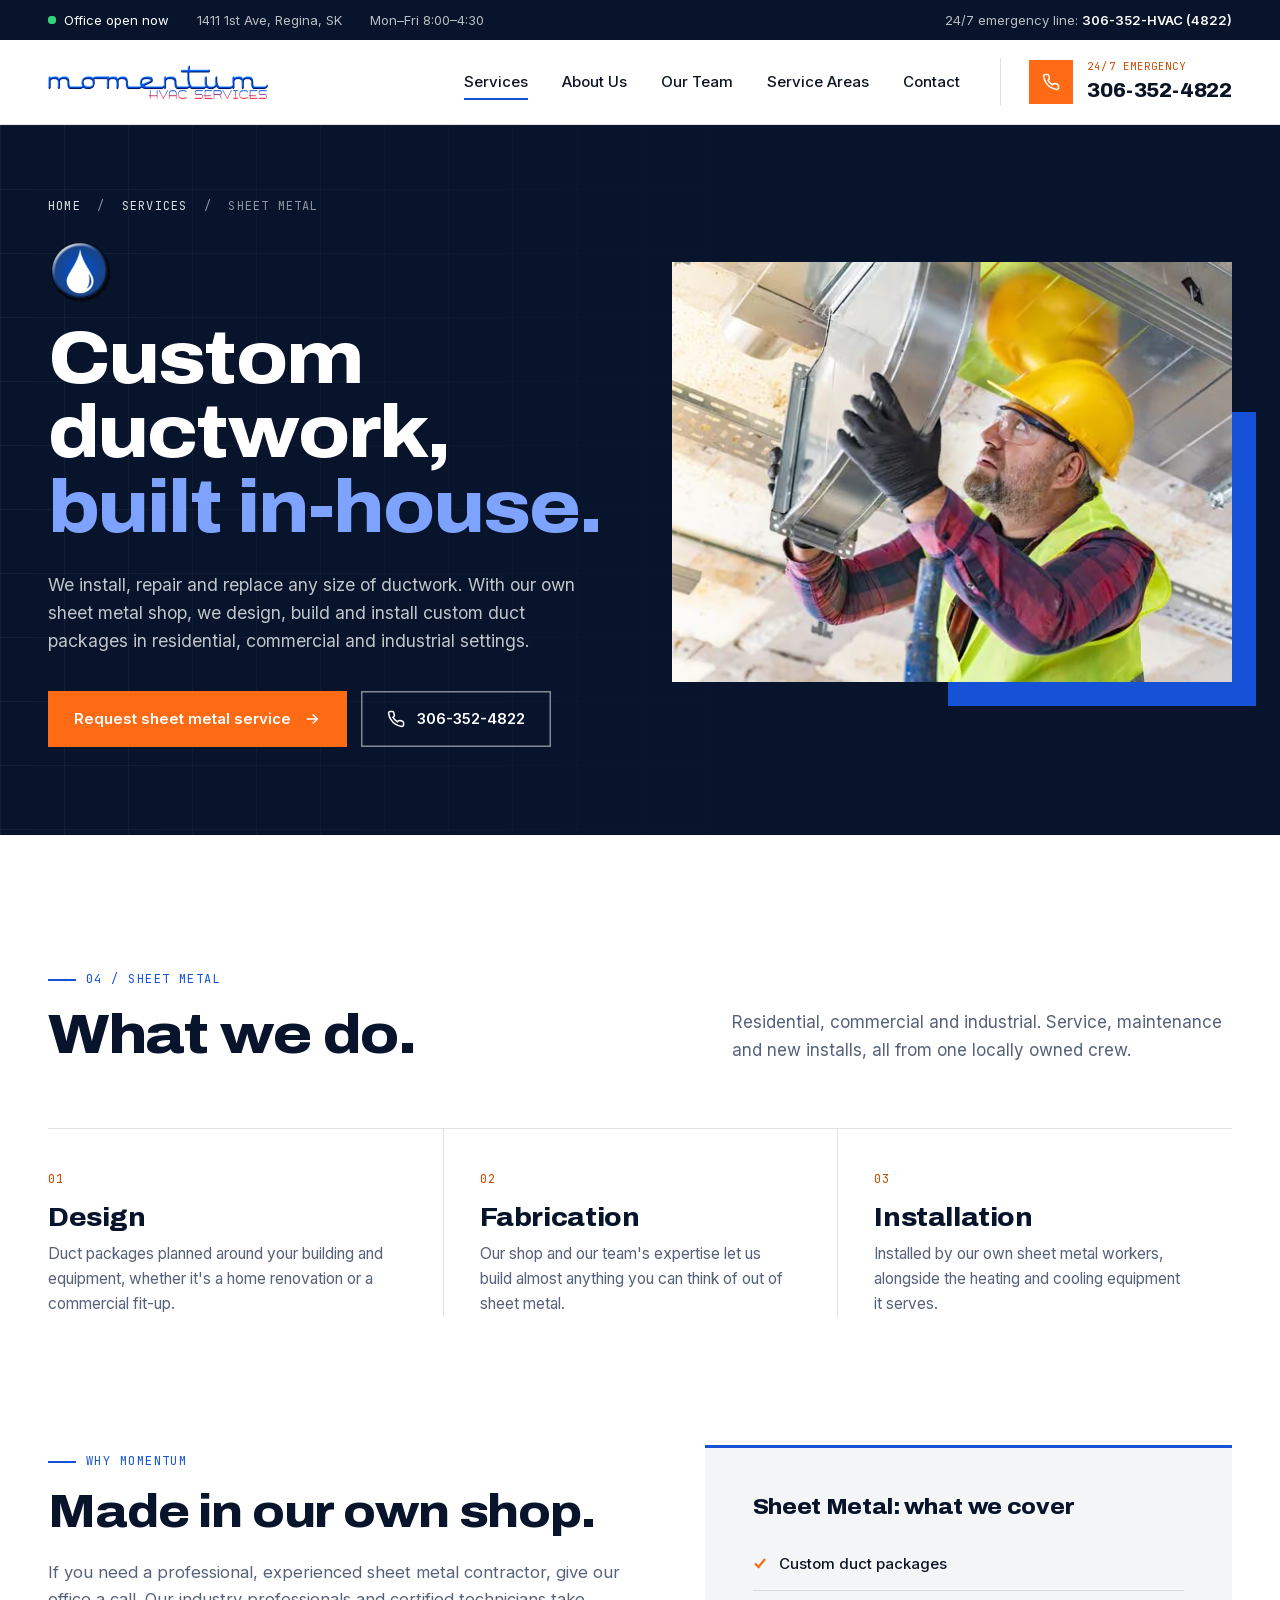
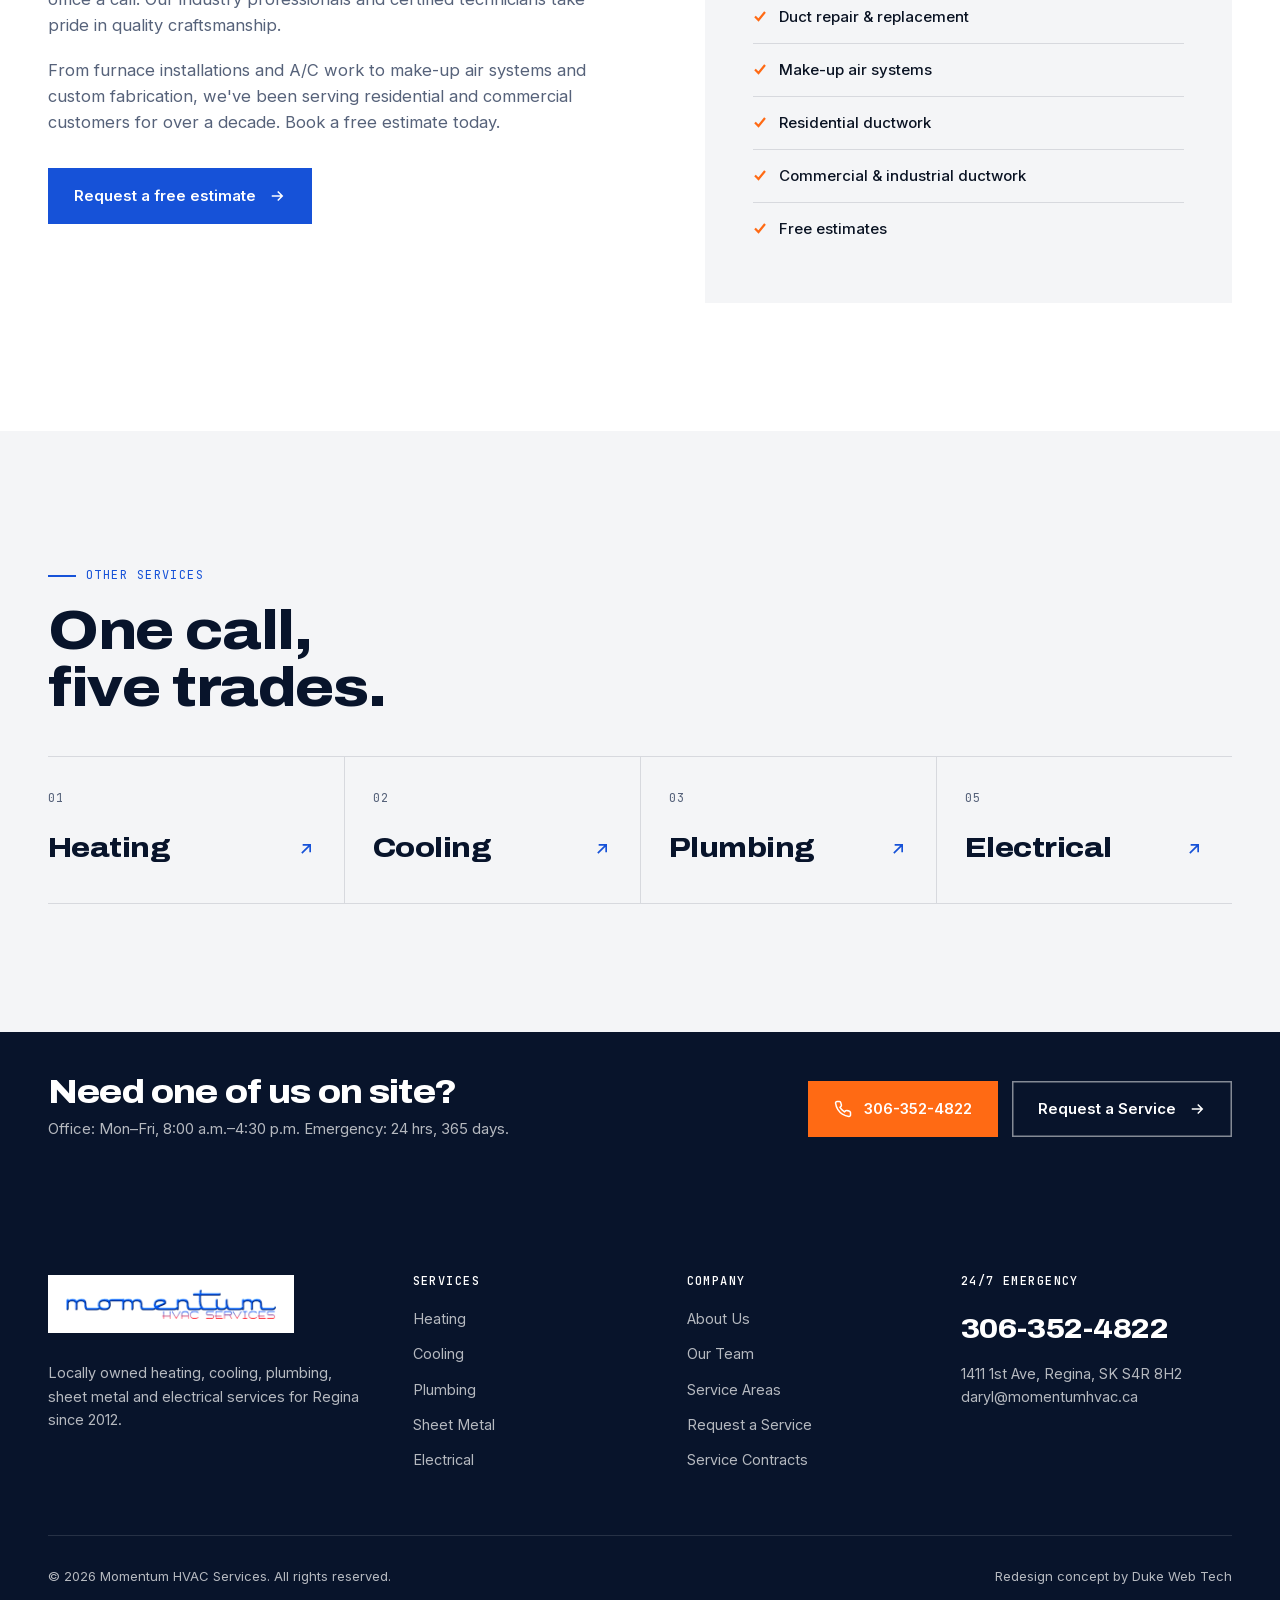
<file: services/sheet-metal.html>
<!DOCTYPE html>
<html lang="en-CA">
<head>
<meta charset="utf-8">
<meta name="viewport" content="width=device-width, initial-scale=1, viewport-fit=cover">
<title>Sheet Metal &amp; Custom Ductwork in Regina | Momentum HVAC</title>
<meta name="description" content="Custom duct packages designed, fabricated and installed in our own sheet metal shop. Residential, commercial and industrial ductwork in Regina, SK.">
<!-- PREVIEW ONLY: delete the next line when this goes live on momentumhvac.com -->
<meta name="robots" content="noindex, nofollow">
<link rel="canonical" href="https://www.momentumhvac.com/services/sheet-metal.html">
<meta name="theme-color" content="#08142b">
<meta property="og:type" content="website">
<meta property="og:site_name" content="Momentum HVAC Services">
<meta property="og:title" content="Sheet Metal &amp; Custom Ductwork in Regina | Momentum HVAC">
<meta property="og:description" content="Custom duct packages designed, fabricated and installed in our own sheet metal shop. Residential, commercial and industrial ductwork in Regina, SK.">
<meta property="og:url" content="https://www.momentumhvac.com/services/sheet-metal.html">
<meta property="og:image" content="https://www.momentumhvac.com/assets/img/og-image.jpg">
<meta property="og:locale" content="en_CA">
<meta name="twitter:card" content="summary_large_image">
<link rel="icon" href="../favicon.ico" sizes="32x32">
<link rel="icon" href="../favicon-32.png" type="image/png">
<link rel="apple-touch-icon" href="../apple-touch-icon.png">
<link rel="manifest" href="../site.webmanifest">
<link rel="preload" href="../assets/fonts/Archivo.woff2" as="font" type="font/woff2" crossorigin>
<link rel="preload" href="../assets/fonts/Inter.woff2" as="font" type="font/woff2" crossorigin>
<link rel="stylesheet" href="../assets/css/main.css">
<script>document.documentElement.classList.add('js')</script>
<script src="../assets/js/main.js" defer></script>
<script type="application/ld+json">{"@context":"https://schema.org","@type":"Service","name":"Sheet Metal","serviceType":"Sheet Metal","provider":{"@type":"HVACBusiness","name":"Momentum HVAC Services","telephone":"+1-306-352-4822","address":{"@type":"PostalAddress","streetAddress":"1411 1st Ave","addressLocality":"Regina","addressRegion":"SK","postalCode":"S4R 8H2","addressCountry":"CA"}},"areaServed":{"@type":"City","name":"Regina"}}</script>
</head>
<body>
<a class="skip" href="#main">Skip to content</a>

<div class="util">
  <div class="wrap">
    <div class="util-l">
      <span class="status"><span class="dot" id="statusDot"></span><span id="statusText">Office open now</span></span>
      <span class="hide-m">1411 1st Ave, Regina, SK</span>
      <span class="hide-m">Mon–Fri 8:00–4:30</span>
    </div>
    <div class="util-r">24/7 emergency line: <a href="tel:+13063524822"><strong>306-352-HVAC (4822)</strong></a></div>
  </div>
</div>

<header class="nav" id="nav">
  <div class="wrap">
    <a class="logo" href="../index.html" aria-label="Momentum HVAC Services home">
      <picture><source type="image/webp" srcset="../assets/img/logo.webp"><img src="../assets/img/logo.png" alt="Momentum HVAC Services" width="440" height="63"></picture>
    </a>
    <nav class="nav-links" aria-label="Primary">
      <a href="../index.html#services" aria-current="page">Services</a>
      <a href="../index.html#about">About Us</a>
      <a href="../team.html">Our Team</a>
      <a href="../index.html#areas">Service Areas</a>
      <a href="../index.html#contact">Contact</a>
    </nav>
    <a class="nav-call" href="tel:+13063524822">
      <span class="ic"><svg width="18" height="18" viewBox="0 0 24 24" fill="none" stroke="currentColor" stroke-width="2" aria-hidden="true"><path d="M22 16.9v3a2 2 0 0 1-2.2 2 19.8 19.8 0 0 1-8.6-3.1 19.5 19.5 0 0 1-6-6A19.8 19.8 0 0 1 2.1 4.2 2 2 0 0 1 4.1 2h3a2 2 0 0 1 2 1.7c.1.9.4 1.8.7 2.7a2 2 0 0 1-.5 2.1L8 9.8a16 16 0 0 0 6 6l1.3-1.3a2 2 0 0 1 2.1-.4c.9.3 1.8.6 2.7.7a2 2 0 0 1 1.7 2z"/></svg></span>
      <span><small>24/7 Emergency</small><strong>306-352-4822</strong></span>
    </a>
    <button class="burger" id="burger" aria-label="Open menu" aria-expanded="false" aria-controls="nav">
      <svg class="b-open" width="22" height="22" viewBox="0 0 24 24" fill="none" stroke="currentColor" stroke-width="2" aria-hidden="true"><path d="M3 7h18M3 12h18M3 17h12"/></svg>
      <svg class="b-close" width="22" height="22" viewBox="0 0 24 24" fill="none" stroke="currentColor" stroke-width="2" aria-hidden="true"><path d="M6 6l12 12M18 6 6 18"/></svg>
    </button>
  </div>
</header>

<main id="main">
<section class="thero sp-hero">
  <div class="wrap">
    <div>
      <nav class="crumbs ld" style="--i:0" aria-label="Breadcrumb"><a href="../index.html">Home</a> &nbsp;/&nbsp; <a href="../index.html#services">Services</a> &nbsp;/&nbsp; Sheet Metal</nav>
      <div class="ico ld" style="--i:0"><img src="../assets/img/icons/sheet-metal.webp" alt="" width="64" height="64"></div>
      <h1 class="ld" style="--i:1">Custom ductwork, <em>built in-house.</em></h1>
      <p class="ld" style="--i:2">We install, repair and replace any size of ductwork. With our own sheet metal shop, we design, build and install custom duct packages in residential, commercial and industrial settings.</p>
      <div class="hero-ctas ld" style="--i:3">
        <a class="btn btn-orange" href="../index.html?service=Sheet%20metal%20%2F%20ductwork#contact">Request sheet metal service <svg class="arrow" viewBox="0 0 24 24" fill="none" stroke="currentColor" stroke-width="2" aria-hidden="true"><path d="M5 12h14M13 6l6 6-6 6"/></svg></a>
        <a class="btn btn-ghost-l" href="tel:+13063524822"><svg viewBox="0 0 24 24" fill="none" stroke="currentColor" stroke-width="2" aria-hidden="true"><path d="M22 16.9v3a2 2 0 0 1-2.2 2 19.8 19.8 0 0 1-8.6-3.1 19.5 19.5 0 0 1-6-6A19.8 19.8 0 0 1 2.1 4.2 2 2 0 0 1 4.1 2h3a2 2 0 0 1 2 1.7c.1.9.4 1.8.7 2.7a2 2 0 0 1-.5 2.1L8 9.8a16 16 0 0 0 6 6l1.3-1.3a2 2 0 0 1 2.1-.4c.9.3 1.8.6 2.7.7a2 2 0 0 1 1.7 2z"/></svg>306-352-4822</a>
      </div>
    </div>
    <figure class="sp-photo rv-img">
      <div class="frame"><picture><source type="image/avif" srcset="../assets/img/sheet-metal-640.avif 640w, ../assets/img/sheet-metal-1100.avif 1100w" sizes="(max-width:1024px) 100vw, 50vw"><source type="image/webp" srcset="../assets/img/sheet-metal-640.webp 640w, ../assets/img/sheet-metal-1100.webp 1100w" sizes="(max-width:1024px) 100vw, 50vw"><img src="../assets/img/sheet-metal-1100.jpg" alt="Sheet metal worker installing galvanized ductwork overhead" width="1100" height="733" fetchpriority="high" decoding="async"></picture></div>
    </figure>
  </div>
</section>

<section class="sec">
  <div class="wrap">
    <div class="sec-head">
      <div class="rv"><span class="eyebrow">04 / Sheet Metal</span><h2>What we do.</h2></div>
      <p class="rv d1">Residential, commercial and industrial. Service, maintenance and new installs, all from one locally owned crew.</p>
    </div>
    <div class="scope">
      <div class="rv"><span class="mono">01</span><h3>Design</h3><p>Duct packages planned around your building and equipment, whether it's a home renovation or a commercial fit-up.</p></div>
      <div class="rv d1"><span class="mono">02</span><h3>Fabrication</h3><p>Our shop and our team's expertise let us build almost anything you can think of out of sheet metal.</p></div>
      <div class="rv d2"><span class="mono">03</span><h3>Installation</h3><p>Installed by our own sheet metal workers, alongside the heating and cooling equipment it serves.</p></div>
    </div>
  </div>
</section>

<section class="sec" style="padding-top:0">
  <div class="wrap sp-body">
    <div>
      <span class="eyebrow rv">Why Momentum</span>
      <h2 class="rv d1">Made in our own shop.</h2>
      <p class="rv d2">If you need a professional, experienced sheet metal contractor, give our office a call. Our industry professionals and certified technicians take pride in quality craftsmanship.</p>
      <p class="rv d2">From furnace installations and A/C work to make-up air systems and custom fabrication, we've been serving residential and commercial customers for over a decade. Book a free estimate today.</p>
      <a class="btn btn-blue rv d3" href="../index.html?service=Sheet%20metal%20%2F%20ductwork#contact" style="margin-top:14px">Request a free estimate <svg class="arrow" viewBox="0 0 24 24" fill="none" stroke="currentColor" stroke-width="2" aria-hidden="true"><path d="M5 12h14M13 6l6 6-6 6"/></svg></a>
    </div>
    <div class="sp-list rv d1">
      <h3>Sheet Metal: what we cover</h3>
      <ul class="checklist">
        <li><svg viewBox="0 0 14 14" aria-hidden="true"><path d="M2 7.5 5.5 11 12 3" fill="none" stroke="currentColor" stroke-width="2.2"/></svg>Custom duct packages</li>
        <li><svg viewBox="0 0 14 14" aria-hidden="true"><path d="M2 7.5 5.5 11 12 3" fill="none" stroke="currentColor" stroke-width="2.2"/></svg>Duct repair &amp; replacement</li>
        <li><svg viewBox="0 0 14 14" aria-hidden="true"><path d="M2 7.5 5.5 11 12 3" fill="none" stroke="currentColor" stroke-width="2.2"/></svg>Make-up air systems</li>
        <li><svg viewBox="0 0 14 14" aria-hidden="true"><path d="M2 7.5 5.5 11 12 3" fill="none" stroke="currentColor" stroke-width="2.2"/></svg>Residential ductwork</li>
        <li><svg viewBox="0 0 14 14" aria-hidden="true"><path d="M2 7.5 5.5 11 12 3" fill="none" stroke="currentColor" stroke-width="2.2"/></svg>Commercial &amp; industrial ductwork</li>
        <li><svg viewBox="0 0 14 14" aria-hidden="true"><path d="M2 7.5 5.5 11 12 3" fill="none" stroke="currentColor" stroke-width="2.2"/></svg>Free estimates</li>
      </ul>
    </div>
  </div>
</section>

<section class="sec others" aria-labelledby="others-h">
  <div class="wrap">
    <div class="sec-head" style="margin-bottom:40px">
      <div class="rv"><span class="eyebrow">Other services</span><h2 id="others-h">One call, five trades.</h2></div>
    </div>
    <div class="others-grid">
      <a class="rv" href="heating.html"><span class="mono">01</span><b>Heating <svg width="20" height="20" viewBox="0 0 24 24" fill="none" stroke="currentColor" stroke-width="2" aria-hidden="true"><path d="M7 17 17 7M8 7h9v9"/></svg></b></a>
      <a class="rv d1" href="cooling.html"><span class="mono">02</span><b>Cooling <svg width="20" height="20" viewBox="0 0 24 24" fill="none" stroke="currentColor" stroke-width="2" aria-hidden="true"><path d="M7 17 17 7M8 7h9v9"/></svg></b></a>
      <a class="rv d2" href="plumbing.html"><span class="mono">03</span><b>Plumbing <svg width="20" height="20" viewBox="0 0 24 24" fill="none" stroke="currentColor" stroke-width="2" aria-hidden="true"><path d="M7 17 17 7M8 7h9v9"/></svg></b></a>
      <a class="rv d3" href="electrical.html"><span class="mono">05</span><b>Electrical <svg width="20" height="20" viewBox="0 0 24 24" fill="none" stroke="currentColor" stroke-width="2" aria-hidden="true"><path d="M7 17 17 7M8 7h9v9"/></svg></b></a>
    </div>
  </div>
</section>

<section class="ebar" aria-label="Emergency service">
  <div class="wrap">
    <div><h2>Need one of us on site?</h2><p>Office: Mon–Fri, 8:00 a.m.–4:30 p.m. Emergency: 24 hrs, 365 days.</p></div>
    <div class="hero-ctas">
      <a class="btn btn-orange" href="tel:+13063524822"><svg viewBox="0 0 24 24" fill="none" stroke="currentColor" stroke-width="2" aria-hidden="true"><path d="M22 16.9v3a2 2 0 0 1-2.2 2 19.8 19.8 0 0 1-8.6-3.1 19.5 19.5 0 0 1-6-6A19.8 19.8 0 0 1 2.1 4.2 2 2 0 0 1 4.1 2h3a2 2 0 0 1 2 1.7c.1.9.4 1.8.7 2.7a2 2 0 0 1-.5 2.1L8 9.8a16 16 0 0 0 6 6l1.3-1.3a2 2 0 0 1 2.1-.4c.9.3 1.8.6 2.7.7a2 2 0 0 1 1.7 2z"/></svg>306-352-4822</a>
      <a class="btn btn-ghost-l" href="../index.html#contact">Request a Service <svg class="arrow" viewBox="0 0 24 24" fill="none" stroke="currentColor" stroke-width="2" aria-hidden="true"><path d="M5 12h14M13 6l6 6-6 6"/></svg></a>
    </div>
  </div>
</section>

</main>

<footer>
  <div class="wrap">
    <div class="foot-top">
      <div>
        <a class="foot-logo" href="../index.html"><picture><source type="image/webp" srcset="../assets/img/logo.webp"><img src="../assets/img/logo.png" alt="Momentum HVAC Services" width="440" height="63" loading="lazy"></picture></a>
        <p style="max-width:320px">Locally owned heating, cooling, plumbing, sheet metal and electrical services for Regina since 2012.</p>
      </div>
      <div><h2>Services</h2><ul><li><a href="../services/heating.html">Heating</a></li><li><a href="../services/cooling.html">Cooling</a></li><li><a href="../services/plumbing.html">Plumbing</a></li><li><a href="../services/sheet-metal.html">Sheet Metal</a></li><li><a href="../services/electrical.html">Electrical</a></li></ul></div>
      <div><h2>Company</h2><ul><li><a href="../index.html#about">About Us</a></li><li><a href="../team.html">Our Team</a></li><li><a href="../index.html#areas">Service Areas</a></li><li><a href="../index.html#contact">Request a Service</a></li><li><a href="../index.html#contact" data-service="Maintenance / service contract">Service Contracts</a></li></ul></div>
      <div><h2>24/7 Emergency</h2><a class="foot-cta" href="tel:+13063524822">306-352-4822</a><p>1411 1st Ave, Regina, SK S4R 8H2<br><a href="mailto:daryl@momentumhvac.ca">daryl@momentumhvac.ca</a></p></div>
    </div>
    <div class="foot-bot"><span>© <span id="yr">2026</span> Momentum HVAC Services. All rights reserved.</span><span>Redesign concept by Duke Web Tech</span></div>
  </div>
</footer>

<div class="mcall"><a href="tel:+13063524822"><svg width="18" height="18" viewBox="0 0 24 24" fill="none" stroke="currentColor" stroke-width="2" aria-hidden="true"><path d="M22 16.9v3a2 2 0 0 1-2.2 2 19.8 19.8 0 0 1-8.6-3.1 19.5 19.5 0 0 1-6-6A19.8 19.8 0 0 1 2.1 4.2 2 2 0 0 1 4.1 2h3a2 2 0 0 1 2 1.7c.1.9.4 1.8.7 2.7a2 2 0 0 1-.5 2.1L8 9.8a16 16 0 0 0 6 6l1.3-1.3a2 2 0 0 1 2.1-.4c.9.3 1.8.6 2.7.7a2 2 0 0 1 1.7 2z"/></svg>Call 24/7</a><a href="../index.html#contact">Request Service</a></div>
</body>
</html>
</file>
<file: assets/css/main.css>
/* =========================================================
   Momentum HVAC Services — shared stylesheet
   Sections: fonts · tokens · base · buttons · header · hero ·
   home sections · team · service pages · footer · motion · responsive
   ========================================================= */

/* ---------- Fonts (self-hosted, latin subset, variable) ---------- */
@font-face{font-family:"Archivo";font-style:normal;font-weight:400 800;font-stretch:100% 125%;font-display:swap;src:url(../fonts/Archivo.woff2) format("woff2")}
@font-face{font-family:"Inter";font-style:normal;font-weight:400 600;font-display:swap;src:url(../fonts/Inter.woff2) format("woff2")}
@font-face{font-family:"JetBrains Mono";font-style:normal;font-weight:400 500;font-display:swap;src:url(../fonts/JetBrainsMono.woff2) format("woff2")}

/* ---------- Tokens ---------- */
:root{
  --blue:#1652d8; --blue-d:#0d3aa6; --blue-l:#e8eefc; --blue-on-dark:#7ea3ff;
  --navy:#08142b; --navy-2:#0e1d3d; --navy-3:#172a52;
  --ink:#0b1424; --muted:#56627a; --paper:#f4f5f7; --white:#fff;
  --line:rgba(8,20,43,.12); --line-d:rgba(255,255,255,.12);
  --orange:#ff6a14; --orange-d:#c94a00; --err:#c62d1f;
  --display:"Archivo",system-ui,sans-serif; --body:"Inter",system-ui,sans-serif; --mono:"JetBrains Mono",ui-monospace,monospace;
  --wrap:1320px; --gut:clamp(20px,4vw,48px);
  --ease:cubic-bezier(.2,.7,.2,1); --ease-out:cubic-bezier(.16,1,.3,1);
  --nav-h:84px;
}

/* ---------- Base ---------- */
*{box-sizing:border-box;margin:0;padding:0}
html{scroll-behavior:smooth;scroll-padding-top:calc(var(--nav-h) + 12px);-webkit-text-size-adjust:100%}
body{font-family:var(--body);color:var(--ink);background:var(--white);font-size:16px;line-height:1.6;-webkit-font-smoothing:antialiased;overflow-x:clip}
img{display:block;max-width:100%;height:auto}
picture{display:contents}
a{color:inherit;text-decoration:none}
button,input,select,textarea{font:inherit;color:inherit}
.wrap{max-width:var(--wrap);margin:0 auto;padding:0 var(--gut)}
.mono{font-family:var(--mono);font-size:12px;letter-spacing:.08em;text-transform:uppercase}
.eyebrow{display:inline-flex;align-items:center;gap:10px;font-family:var(--mono);font-size:12px;letter-spacing:.12em;text-transform:uppercase;color:var(--blue)}
.eyebrow::before{content:"";width:28px;height:2px;background:currentColor}
h1,h2,h3{font-family:var(--display);font-stretch:112%;font-weight:800;letter-spacing:-.025em;line-height:1;text-wrap:balance}
p{text-wrap:pretty}
.skip{position:absolute;left:-999px;top:8px;background:var(--orange);color:#fff;padding:10px 14px;z-index:999}
.skip:focus{left:8px}
:focus-visible{outline:3px solid var(--orange);outline-offset:3px}
.sr-only{position:absolute;width:1px;height:1px;padding:0;margin:-1px;overflow:hidden;clip:rect(0,0,0,0);white-space:nowrap;border:0}

/* ---------- Buttons ---------- */
.btn{display:inline-flex;align-items:center;gap:12px;height:56px;padding:0 26px;font-weight:600;font-size:15px;border:0;cursor:pointer;white-space:nowrap;position:relative;overflow:hidden;isolation:isolate;transition:color .25s var(--ease),box-shadow .25s var(--ease),transform .15s var(--ease)}
.btn::before{content:"";position:absolute;inset:0;z-index:-1;transform:scaleX(0);transform-origin:right;transition:transform .45s var(--ease-out)}
.btn:hover::before{transform:scaleX(1);transform-origin:left}
.btn:active{transform:translateY(1px)}
.btn svg{width:18px;height:18px;flex:none;transition:transform .3s var(--ease-out)}
.btn:hover svg.arrow{transform:translateX(4px)}
.btn[disabled]{opacity:.55;cursor:default}
.btn-blue{background:var(--blue);color:#fff}.btn-blue::before{background:var(--blue-d)}
.btn-orange{background:var(--orange);color:#fff}.btn-orange::before{background:var(--orange-d)}
.btn-ghost{background:transparent;color:var(--ink);box-shadow:inset 0 0 0 1.5px var(--ink)}.btn-ghost::before{background:var(--ink)}.btn-ghost:hover{color:#fff}
.btn-ghost-l{background:transparent;color:#fff;box-shadow:inset 0 0 0 1.5px rgba(255,255,255,.5)}.btn-ghost-l::before{background:#fff}.btn-ghost-l:hover{color:var(--navy)}
.btn-white{background:#fff;color:var(--blue-d)}.btn-white::before{background:var(--navy)}.btn-white:hover{color:#fff}

/* ---------- Utility bar ---------- */
.util{background:var(--navy);color:rgba(255,255,255,.72);font-size:13px}
.util .wrap{display:flex;justify-content:space-between;align-items:center;height:40px;gap:20px}
.util a{color:#fff}
.util-l{display:flex;gap:28px;align-items:center}
.status{display:inline-flex;align-items:center;gap:8px;color:#fff}
.dot{width:8px;height:8px;border-radius:50%;background:#2fd47a;flex:none;position:relative}
.dot::after{content:"";position:absolute;inset:0;border-radius:50%;background:inherit;animation:ping 2s var(--ease) infinite}
.dot.off{background:var(--orange)}
@keyframes ping{0%{transform:scale(1);opacity:.6}80%,100%{transform:scale(2.6);opacity:0}}

/* ---------- Header / nav ---------- */
.nav{position:sticky;top:0;z-index:50;background:rgba(255,255,255,.96);border-bottom:1px solid var(--line);transition:box-shadow .3s}
@supports (backdrop-filter:blur(1px)){.nav{background:rgba(255,255,255,.88);backdrop-filter:saturate(1.4) blur(10px)}}
.nav.scrolled{box-shadow:0 8px 30px -12px rgba(8,20,43,.18)}
.nav .wrap{display:flex;align-items:center;height:var(--nav-h);gap:40px}
.logo img{height:34px;width:auto;max-width:220px;filter:brightness(1.13) contrast(1.15)}
.nav-links{display:flex;gap:34px;margin-left:auto;font-weight:500;font-size:15px}
.nav-links a{position:relative;padding:6px 0}
.nav-links a::after{content:"";position:absolute;left:0;right:0;bottom:0;height:2px;background:var(--blue);transform:scaleX(0);transform-origin:right;transition:transform .35s var(--ease-out)}
.nav-links a:hover::after,.nav-links a[aria-current]::after{transform:scaleX(1);transform-origin:left}
.nav-call{display:flex;align-items:center;gap:14px;padding-left:28px;border-left:1px solid var(--line)}
.nav-call small{display:block;font-family:var(--mono);font-size:10.5px;letter-spacing:.1em;text-transform:uppercase;color:var(--orange-d)}
.nav-call strong{font-family:var(--display);font-stretch:105%;font-size:20px;font-weight:800;letter-spacing:-.01em}
.nav-call .ic{width:44px;height:44px;display:grid;place-items:center;background:var(--orange);color:#fff;transition:transform .3s var(--ease-out)}
.nav-call:hover .ic{transform:rotate(-12deg)}
.burger{display:none;margin-left:auto;width:48px;height:48px;border:0;background:var(--navy);color:#fff;cursor:pointer;place-items:center}
.burger .b-close{display:none}
.nav.open .burger .b-open{display:none}.nav.open .burger .b-close{display:block}

/* ---------- Home hero: full-width service slideshow ---------- */
.hero-ctas{display:flex;gap:14px;flex-wrap:wrap}
.hx{position:relative;overflow:hidden;background:var(--navy);color:#fff;isolation:isolate;height:calc(100svh - 124px);min-height:620px;max-height:980px}
.hx .hs-stage{position:absolute;inset:0;overflow:hidden;background:var(--navy-3)}
.hx .hs-stage::after{content:"";position:absolute;inset:0;z-index:3;pointer-events:none;background:linear-gradient(90deg,rgba(8,20,43,.88) 0%,rgba(8,20,43,.62) 32%,rgba(8,20,43,.12) 58%,rgba(8,20,43,0) 70%),linear-gradient(0deg,rgba(8,20,43,.8) 0%,rgba(8,20,43,0) 24%),linear-gradient(180deg,rgba(8,20,43,.45) 0%,rgba(8,20,43,0) 18%)}
/* Slides: crossfade + slow zoom */
.hs-slide{position:absolute;inset:0;opacity:0;transition:opacity 1.4s var(--ease)}
.hs-slide.active{opacity:1;z-index:2}
.hs-slide.prev{opacity:1;z-index:1;transition:none}
.hs-slide img{width:100%;height:100%;object-fit:cover;object-position:var(--p,50% 50%);transform-origin:var(--p,50% 50%);transform:scale(1.03)}
.hs-slide.active img,.hs-slide.prev img{animation:kenburns 9s linear both}
@keyframes kenburns{from{transform:scale(1.03)}to{transform:scale(1.12)}}
.hx.paused .hs-slide img{animation-play-state:paused}
/* Copy: one block per slide, stacked; the active one rises in */
.hx .hs-body{position:relative;z-index:4;height:100%;display:flex;flex-direction:column;justify-content:center;padding-bottom:110px}
.hs-copies{display:grid;max-width:780px}
.hs-c{grid-area:1/1;visibility:hidden;min-width:0}
.hs-c.active{visibility:visible}
.hs-c.active>*{animation:rise .9s var(--ease-out) both}
.hs-c.active>:nth-child(2){animation-delay:.08s}
.hs-c.active>:nth-child(3){animation-delay:.16s}
.hs-c.active>:nth-child(4){animation-delay:.24s}
.hs-eyebrow{display:inline-flex;align-items:center;gap:10px;font-family:var(--mono);font-size:12px;letter-spacing:.14em;text-transform:uppercase;color:#ffb27f}
.hs-eyebrow::before{content:"";width:28px;height:2px;background:var(--orange)}
.hs-h{font-family:var(--display);font-stretch:112%;font-weight:800;letter-spacing:-.03em;line-height:.98;text-wrap:balance;margin:20px 0 22px;color:#fff;font-size:clamp(44px,5.8vw,88px)}
.hs-p{font-size:clamp(16px,1.3vw,19px);line-height:1.55;max-width:540px;color:rgba(255,255,255,.85)}
.hs-ctas{display:flex;gap:12px;flex-wrap:wrap;margin-top:32px}
/* Service tabs with progress line */
.hx .hs-tabs{position:absolute;left:0;right:0;bottom:0;z-index:4;padding-bottom:26px}
.hx .hs-tabs .wrap{display:flex;align-items:flex-end}
.hs-tablist{display:flex;flex:1;min-width:0}
.hs-tab{flex:1;min-width:0;background:none;border:0;color:rgba(255,255,255,.6);text-align:left;cursor:pointer;padding:16px 14px 4px 0;position:relative;transition:color .25s}
.hs-tab::before,.hs-tab i{content:"";position:absolute;left:0;right:14px;top:0;height:2px}
.hs-tab::before{background:rgba(255,255,255,.25)}
.hs-tab i{background:var(--orange);transform:scaleX(0);transform-origin:left}
.hs-tab span{display:block;font-family:var(--mono);font-size:11px;letter-spacing:.12em}
.hs-tab b{display:block;font-family:var(--display);font-stretch:108%;font-weight:700;font-size:16px;margin-top:6px;white-space:nowrap;overflow:hidden;text-overflow:ellipsis}
.hs-tab:hover,.hs-tab.on{color:#fff}
.hx .done>i{transform:scaleX(1)}
.hx.playing .on>i{animation:progress var(--hs-ms,7000ms) linear forwards}
.hx.paused .on>i{animation-play-state:paused}
.hx:not(.playing) .on>i{transform:scaleX(1)}
.hs-round{width:44px;height:44px;flex:none;display:grid;place-items:center;border:1.5px solid rgba(255,255,255,.45);background:transparent;color:#fff;cursor:pointer;transition:background .2s,color .2s,border-color .2s}
.hs-round:hover{background:#fff;color:var(--navy);border-color:#fff}
.hs-pause{margin-left:12px}
.hs-pause .i-play,.hs-pause[aria-pressed="true"] .i-pause{display:none}
.hs-pause[aria-pressed="true"] .i-play{display:block}
/* Live Regina temperature */
.temp{position:absolute;right:var(--gut);top:28px;z-index:5;color:#fff;text-align:right;font-family:var(--mono);font-size:11px;letter-spacing:.1em;text-transform:uppercase;background:rgba(8,20,43,.82);padding:14px 18px}
@supports (backdrop-filter:blur(1px)){.temp{background:rgba(8,20,43,.62);backdrop-filter:blur(10px)}}
.temp b{display:block;font-family:var(--display);font-stretch:100%;font-size:54px;letter-spacing:-.04em;font-weight:800;line-height:1;margin-top:4px;font-variant-numeric:tabular-nums}
.temp small{display:block;margin-top:6px;font-size:11px;letter-spacing:.1em}
.temp small:empty{display:none}
.temp .live{display:inline-block;width:6px;height:6px;border-radius:50%;background:#2fd47a;margin-right:6px;vertical-align:middle;position:relative;top:-1px}

/* ---------- Trade ribbon ---------- */
.ribbon{background:var(--navy);color:#fff;overflow:hidden;border-top:3px solid var(--blue)}
.ribbon-track{display:flex;gap:56px;padding:22px 0;width:max-content;animation:marquee 40s linear infinite}
.ribbon:hover .ribbon-track{animation-play-state:paused}
.ribbon-track span{font-family:var(--display);font-stretch:118%;font-weight:700;font-size:20px;letter-spacing:-.01em;display:flex;align-items:center;gap:56px;white-space:nowrap;color:rgba(255,255,255,.88)}
.ribbon-track span::after{content:"";width:8px;height:8px;background:var(--orange);transform:rotate(45deg)}
@keyframes marquee{to{transform:translate3d(-50%,0,0)}}

/* ---------- Section scaffolding ---------- */
section{position:relative}
.sec{padding:clamp(80px,10vw,140px) 0}
.sec-head{display:grid;grid-template-columns:1fr 1fr;gap:56px;align-items:end;margin-bottom:64px}
.sec-head h2{font-size:clamp(36px,4.4vw,64px);color:var(--navy);margin-top:18px}
.sec-head p{color:var(--muted);font-size:17px;max-width:500px;justify-self:end}

/* ---------- Services index (home) ---------- */
.svc{display:grid;grid-template-columns:minmax(0,.9fr) minmax(0,1.1fr);border-top:1px solid var(--line)}
.svc-list{list-style:none;border-right:1px solid var(--line)}
.svc-item{border-bottom:1px solid var(--line)}
.svc-btn{width:100%;display:grid;grid-template-columns:52px 44px 1fr 28px;align-items:center;gap:18px;padding:26px 28px 26px 0;background:none;border:0;cursor:pointer;text-align:left;position:relative;transition:padding .45s var(--ease-out)}
.svc-btn::before{content:"";position:absolute;left:0;top:0;bottom:0;width:4px;background:var(--blue);transform:scaleY(0);transform-origin:bottom;transition:transform .45s var(--ease-out)}
.svc-btn::after{content:"";position:absolute;left:0;right:0;bottom:-1px;height:2px;background:var(--orange);transform:scaleX(0);transform-origin:left}
.svc.auto .svc-item.active .svc-btn::after{animation:progress var(--svc-ms,6000ms) linear forwards}
.svc.paused .svc-item.active .svc-btn::after{animation-play-state:paused}
@keyframes progress{to{transform:scaleX(1)}}
.svc-num{font-family:var(--mono);font-size:13px;color:var(--muted)}
.svc-ico{width:44px;height:44px;border-radius:50%;overflow:hidden;filter:grayscale(1) contrast(1.1);opacity:.55;transition:filter .35s,opacity .35s,transform .45s var(--ease-out)}
.svc-ico img{width:100%;height:100%;object-fit:cover}
.svc-ico.elec{background:var(--blue);display:grid;place-items:center}
.svc-name{font-family:var(--display);font-stretch:112%;font-weight:800;font-size:clamp(24px,2.4vw,34px);letter-spacing:-.025em;color:var(--navy);opacity:.4;transition:opacity .3s}
.svc-arrow{opacity:0;transform:translateX(-8px);transition:opacity .3s,transform .45s var(--ease-out);color:var(--blue)}
.svc-btn:hover .svc-name{opacity:.85}
.svc-item.active .svc-btn{padding-left:22px}
.svc-item.active .svc-btn::before{transform:scaleY(1)}
.svc-item.active .svc-name{opacity:1}
.svc-item.active .svc-ico{filter:none;opacity:1;transform:rotate(-8deg)}
.svc-item.active .svc-arrow{opacity:1;transform:none}
.svc-stage{position:relative;min-height:600px;overflow:hidden;background:var(--navy)}
.svc-panel{position:absolute;inset:0;visibility:hidden;clip-path:inset(0 0 0 100%);transition:clip-path 0s .85s,visibility 0s .85s;z-index:1}
.svc-panel.active{visibility:visible;clip-path:inset(0);transition:clip-path .8s var(--ease-out),visibility 0s;z-index:2}
.svc-panel img{position:absolute;inset:0;width:100%;height:100%;object-fit:cover;transform:scale(1.12);transition:transform 1.4s var(--ease-out)}
.svc-panel.active img{transform:scale(1)}
.svc-panel::after{content:"";position:absolute;inset:0;background:linear-gradient(180deg,rgba(8,20,43,0) 25%,rgba(8,20,43,.92) 100%)}
.svc-copy{position:absolute;left:0;right:0;bottom:0;padding:44px;z-index:2;color:#fff;display:grid;grid-template-columns:1fr auto;gap:32px;align-items:end}
.svc-copy>div>*{opacity:0;transform:translateY(18px);transition:opacity .5s,transform .7s var(--ease-out)}
.svc-panel.active .svc-copy>div>*{opacity:1;transform:none}
.svc-panel.active .svc-copy>div>:nth-child(2){transition-delay:.12s}
.svc-panel.active .svc-copy>div>:nth-child(3){transition-delay:.2s}
.svc-panel.active .svc-copy>div>:nth-child(4){transition-delay:.28s}
.svc-copy .mono{color:rgba(255,255,255,.65)}
.svc-copy h3{font-size:clamp(30px,3vw,44px);margin:10px 0 14px}
.svc-copy p{color:rgba(255,255,255,.82);max-width:520px;font-size:15.5px}
.svc-tags{display:flex;flex-wrap:wrap;gap:8px;margin-top:18px}
.svc-tags span{font-size:12.5px;padding:6px 12px;border:1px solid rgba(255,255,255,.28);color:rgba(255,255,255,.9)}
.svc-more{display:inline-flex;align-items:center;gap:10px;height:56px;padding:0 20px;background:#fff;color:var(--navy);font-weight:600;font-size:14px;white-space:nowrap;transition:background .25s,color .25s}
.svc-more svg{transition:transform .3s var(--ease-out)}
.svc-more:hover{background:var(--orange);color:#fff}
.svc-more:hover svg{transform:translate(2px,-2px)}
.svc-extra{display:flex;gap:40px;flex-wrap:wrap;padding:28px 0 0;color:var(--muted);font-size:14.5px}
.svc-extra b{color:var(--navy);font-weight:600}

/* ---------- Proof band ---------- */
.proof{background:var(--navy);color:#fff;overflow:hidden}
.proof::before{content:"";position:absolute;inset:0;background-image:linear-gradient(var(--line-d) 1px,transparent 1px),linear-gradient(90deg,var(--line-d) 1px,transparent 1px);background-size:64px 64px;opacity:.35;-webkit-mask-image:radial-gradient(ellipse at 80% 20%,#000,transparent 65%);mask-image:radial-gradient(ellipse at 80% 20%,#000,transparent 65%)}
.proof .wrap{position:relative}
.proof-top{display:grid;grid-template-columns:1.2fr 1fr;gap:80px;align-items:end;margin-bottom:80px}
.proof h2{font-size:clamp(36px,4.6vw,68px)}
.proof h2 em{font-style:normal;color:var(--blue-on-dark)}
.proof .eyebrow{color:var(--blue-on-dark)}
.proof-top p{color:rgba(255,255,255,.7);font-size:17px}
.stats{display:grid;grid-template-columns:repeat(4,1fr);border-top:1px solid var(--line-d);position:relative}
.stats::before{content:"";position:absolute;left:0;top:-1px;height:1px;width:100%;background:var(--orange);transform:scaleX(0);transform-origin:left;transition:transform 1.4s var(--ease-out)}
.stats.in::before{transform:scaleX(1)}
.stat{padding:36px 32px 0 0}
.stat+.stat{padding-left:32px;border-left:1px solid var(--line-d)}
.stat b{display:block;font-family:var(--display);font-stretch:118%;font-weight:800;font-size:clamp(48px,5.4vw,84px);letter-spacing:-.04em;line-height:1;font-variant-numeric:tabular-nums}
.stat b sup{font-size:.4em;color:var(--orange);vertical-align:top;margin-left:4px;position:relative;top:.3em}
.stat>span{display:block;margin-top:14px;color:rgba(255,255,255,.7);font-size:14.5px;max-width:220px}
.why{display:grid;grid-template-columns:repeat(4,1fr);margin-top:96px}
.why>div{padding:30px 32px 0 0;border-top:2px solid var(--blue)}
.why>div+div{padding-left:32px}
.why .mono{color:var(--orange)}
.why h3{font-size:22px;font-stretch:108%;margin:14px 0 12px;letter-spacing:-.015em}
.why p{color:rgba(255,255,255,.68);font-size:14.5px}

/* ---------- About ---------- */
.about-grid{display:grid;grid-template-columns:minmax(0,1.15fr) minmax(0,1fr);gap:clamp(40px,6vw,96px);align-items:center}
.about-photo{position:relative}
.about-photo .frame{position:relative;overflow:hidden;background:var(--navy-3)}
.about-photo img{width:100%;aspect-ratio:576/400;object-fit:cover;object-position:center 40%}
.about-photo::before{content:"";position:absolute;left:-24px;top:-24px;width:46%;height:60%;background:var(--blue);z-index:-1}
.about-photo figcaption{display:flex;justify-content:space-between;gap:20px;margin-top:16px;color:var(--muted);font-size:13px}
.about h2{font-size:clamp(36px,4.2vw,60px);color:var(--navy);margin:18px 0 28px}
.about p{color:var(--muted);margin-bottom:18px;font-size:16.5px}
.quote{margin:36px 0;padding:6px 0 6px 28px;border-left:3px solid var(--orange)}
.quote p{font-family:var(--display);font-stretch:105%;font-size:clamp(22px,2vw,28px);font-weight:600;line-height:1.25;color:var(--navy);letter-spacing:-.015em;margin:0}
.quote cite{display:block;margin-top:12px;font-style:normal;font-family:var(--mono);font-size:12px;letter-spacing:.1em;text-transform:uppercase;color:var(--muted)}
.crew{display:flex;flex-wrap:wrap;gap:10px;margin-top:8px}
.crew span{font-size:13.5px;padding:8px 14px;background:var(--paper);border:1px solid var(--line);font-weight:500}

/* ---------- Audience split ---------- */
.split{display:grid;grid-template-columns:1fr 1fr}
.side{padding:clamp(56px,7vw,100px) clamp(28px,5vw,80px)}
.side-res{background:var(--paper)}
.side-com{background:var(--blue);color:#fff;position:relative;overflow:hidden}
.side-com::after{content:"";position:absolute;right:-120px;bottom:-120px;width:420px;height:420px;border:60px solid rgba(255,255,255,.07);border-radius:50%;pointer-events:none}
.side .mono{color:var(--blue)}
.side-com .mono{color:rgba(255,255,255,.8)}
.side h3{font-size:clamp(32px,3.4vw,48px);margin:16px 0 18px}
.side-res h3{color:var(--navy)}
.side>p{max-width:460px;font-size:16.5px;color:var(--muted)}
.side-com>p{color:rgba(255,255,255,.85)}
.checklist{list-style:none;margin:34px 0 40px;display:grid;grid-template-columns:1fr 1fr;gap:0 28px;max-width:540px}
.checklist li{padding:14px 0;border-bottom:1px solid var(--line);display:flex;gap:12px;align-items:flex-start;font-weight:500;font-size:15px}
.side-com .checklist li{border-color:rgba(255,255,255,.2)}
.checklist svg{flex:none;margin-top:4px;width:14px;height:14px;color:var(--orange)}
.side-com .checklist svg{color:#fff}
.side-note{font-size:13.5px;margin-top:-16px;margin-bottom:32px;max-width:460px}
.side-com .side-note{color:rgba(255,255,255,.75)}

/* ---------- Emergency ---------- */
.emerg{position:relative;color:#fff;overflow:hidden;background:var(--navy)}
.emerg-bg{position:absolute;inset:0}
.emerg-bg img{width:100%;height:100%;object-fit:cover;object-position:center 30%}
.emerg-bg::after{content:"";position:absolute;inset:0;background:linear-gradient(90deg,rgba(8,20,43,.97) 0%,rgba(8,20,43,.9) 42%,rgba(8,20,43,.35) 100%)}
.emerg .wrap{position:relative;padding-top:clamp(90px,11vw,150px);padding-bottom:clamp(90px,11vw,150px)}
.emerg .tag{display:inline-flex;align-items:center;gap:10px;background:var(--orange);color:#fff;padding:8px 14px;font-family:var(--mono);font-size:12px;letter-spacing:.12em;text-transform:uppercase}
.emerg .tag .dot{background:#fff}
.emerg h2{font-size:clamp(42px,6vw,92px);margin:28px 0 24px;max-width:820px}
.emerg p{max-width:520px;color:rgba(255,255,255,.75);font-size:17px}
.bigphone{display:inline-block;position:relative;margin:44px 0 18px;font-family:var(--display);font-stretch:112%;font-weight:800;font-size:clamp(40px,5.6vw,84px);letter-spacing:-.03em;line-height:1;color:#fff;padding-bottom:14px;transition:color .25s}
.bigphone::after{content:"";position:absolute;left:0;right:0;bottom:0;height:4px;background:var(--orange);transform-origin:left;transition:transform .5s var(--ease-out)}
.bigphone:hover{color:var(--orange)}
.emerg small{display:block;color:rgba(255,255,255,.6);font-size:13px;max-width:520px}
.emerg-list{display:flex;gap:28px;flex-wrap:wrap;margin-top:40px}
.emerg-list span{display:flex;align-items:center;gap:10px;font-weight:500;font-size:15px}
.emerg-list span::before{content:"";width:6px;height:6px;background:var(--orange)}

/* ---------- Areas ---------- */
.areas-grid{display:grid;grid-template-columns:1fr 1.2fr;gap:clamp(40px,6vw,96px);align-items:center}
.areas h2{font-size:clamp(34px,4vw,56px);color:var(--navy);margin:18px 0 22px}
.areas p{color:var(--muted);font-size:16.5px;max-width:480px}
.areas-meta{display:grid;grid-template-columns:1fr 1fr;margin-top:40px;border-top:1px solid var(--line)}
.areas-meta div{padding:22px 20px 0 0}
.areas-meta div+div{padding-left:20px;border-left:1px solid var(--line)}
.areas-meta b{display:block;font-family:var(--display);font-stretch:110%;font-size:20px;font-weight:800;color:var(--navy)}
.areas-meta span{font-size:14px;color:var(--muted)}
.radar{position:relative;aspect-ratio:1/1;max-width:560px;justify-self:end;width:100%}
.radar svg{width:100%;height:100%;overflow:visible}
.ring{fill:none;stroke:var(--line)}
.sweep{transform-origin:280px 280px;animation:sweep 6s linear infinite}
@keyframes sweep{to{transform:rotate(360deg)}}
.hq-pulse{transform-origin:280px 280px;animation:hq 2.4s var(--ease) infinite}
@keyframes hq{0%{transform:scale(.6);opacity:.4}100%{transform:scale(1.8);opacity:0}}
.radar .ring{stroke-dasharray:1700;stroke-dashoffset:1700;transition:stroke-dashoffset 1.6s var(--ease-out)}
.radar.in .ring{stroke-dashoffset:0}
.radar.in .ring:nth-of-type(2){transition-delay:.12s}.radar.in .ring:nth-of-type(3){transition-delay:.24s}.radar.in .ring:nth-of-type(4){transition-delay:.36s}

/* ---------- Contact ---------- */
.contact{background:var(--paper)}
.contact-grid{display:grid;grid-template-columns:minmax(0,1.25fr) minmax(0,.9fr);background:#fff;box-shadow:0 40px 80px -40px rgba(8,20,43,.25)}
.form{padding:clamp(32px,4.5vw,64px)}
.form h2{font-size:clamp(32px,3.4vw,48px);color:var(--navy);margin:16px 0 12px}
.form>p{color:var(--muted);margin-bottom:36px}
.fgrid{display:grid;grid-template-columns:1fr 1fr;gap:22px}
.field{display:flex;flex-direction:column;gap:8px;min-width:0}
.field.full{grid-column:1/-1}
.field label,.field legend{font-size:13px;font-weight:600;color:var(--navy)}
.field legend{margin-bottom:8px}
.field label i{font-style:normal;color:var(--orange-d)}
.field input,.field select,.field textarea{height:54px;padding:0 16px;border:1.5px solid var(--line);background:var(--paper);border-radius:0;transition:border-color .2s,background .2s,box-shadow .2s;appearance:none;-webkit-appearance:none;width:100%}
.field select{background-image:url("data:image/svg+xml,%3Csvg xmlns='http://www.w3.org/2000/svg' width='12' height='8' fill='none'%3E%3Cpath d='M1 1.5l5 5 5-5' stroke='%2308142b' stroke-width='1.6'/%3E%3C/svg%3E");background-repeat:no-repeat;background-position:right 16px center;padding-right:40px}
.field textarea{height:130px;padding:14px 16px;resize:vertical}
.field input:focus,.field select:focus,.field textarea:focus{outline:none;border-color:var(--blue);background:#fff;box-shadow:0 0 0 4px rgba(22,82,216,.12)}
.field .err{font-size:12.5px;color:var(--err);display:none}
.field.invalid input,.field.invalid select,.field.invalid textarea{border-color:var(--err);background:#fff6f5}
.field.invalid .err{display:block}
.field.invalid.shake{animation:shake .4s var(--ease)}
@keyframes shake{20%,60%{transform:translateX(-5px)}40%,80%{transform:translateX(5px)}}
fieldset.field{border:0}
.seg{display:grid;grid-template-columns:repeat(3,1fr);border:1.5px solid var(--line);position:relative}
.seg input{position:absolute;left:0;top:0;width:1px;height:1px;opacity:0;pointer-events:none}
.seg label{display:grid;place-items:center;height:50px;font-weight:500;font-size:14px;cursor:pointer;color:var(--muted);transition:background .25s,color .25s;border-left:1px solid var(--line)}
.seg label:first-of-type{border-left:0}
.seg input:checked+label{background:var(--navy);color:#fff}
.seg input:focus-visible+label{outline:3px solid var(--orange);outline-offset:-3px}
.urgent{display:flex;gap:14px;align-items:flex-start;padding:16px;background:#fff4ec;border:1px solid #ffd9c2;font-size:14px;cursor:pointer}
.urgent.field{flex-direction:row}
.urgent input{width:20px;height:20px;padding:0;border:0;background:none;appearance:auto;-webkit-appearance:checkbox;accent-color:var(--orange);margin-top:2px;flex:none}
.urgent a{color:var(--orange-d);font-weight:600}
.hp{position:absolute;left:-9999px;width:1px;height:1px;overflow:hidden}
.form-foot{display:flex;align-items:center;justify-content:space-between;gap:20px;margin-top:30px;flex-wrap:wrap}
.form-foot small{color:var(--muted);font-size:13px;max-width:300px}
.btn .spin{display:none;width:18px;height:18px;border:2px solid rgba(255,255,255,.35);border-top-color:#fff;border-radius:50%;animation:spin .7s linear infinite}
.btn.loading .spin{display:block}.btn.loading .arrow{display:none}
@keyframes spin{to{transform:rotate(360deg)}}
.notice{display:none;padding:24px 28px;margin-top:24px;border-left:4px solid var(--blue);background:var(--blue-l)}
.notice.show{display:block;animation:rise .6s var(--ease-out) both}
.notice.error{background:#fff6f5;border-color:var(--err)}
.notice b{font-family:var(--display);font-stretch:108%;font-size:22px;color:var(--navy);display:block;margin-bottom:6px}
.notice a{font-weight:600;text-decoration:underline}
.info{background:var(--navy);color:#fff;display:flex;flex-direction:column}
.info-body{padding:clamp(32px,4vw,56px)}
.info .mono{color:rgba(255,255,255,.6)}
.info-row{padding:22px 0;border-bottom:1px solid var(--line-d)}
.info-row:first-of-type{padding-top:12px}
.info-row a,.info-row>div{display:block;margin-top:6px;font-size:17px;font-weight:500;overflow-wrap:anywhere}
.info-row a:hover{color:#9fbaff}
.info-row .phone{font-family:var(--display);font-stretch:110%;font-weight:800;font-size:30px;letter-spacing:-.02em}
.info-row .hours{display:grid;grid-template-columns:auto 1fr;gap:6px 24px;margin-top:10px;font-size:15px}
.hours span:nth-child(odd){color:rgba(255,255,255,.6)}
.hours .em{color:var(--orange);font-weight:600}
.map{flex:1;min-height:280px;position:relative;background:var(--navy-3);overflow:hidden}
.map iframe{position:absolute;inset:0;width:100%;height:100%;border:0;filter:grayscale(.6) contrast(1.05)}
.map-facade{position:absolute;inset:0;display:flex;flex-direction:column;align-items:center;justify-content:center;gap:14px;padding:24px;text-align:center;background-image:linear-gradient(var(--line-d) 1px,transparent 1px),linear-gradient(90deg,var(--line-d) 1px,transparent 1px);background-size:32px 32px}
.map-facade .pin{width:18px;height:18px;border-radius:50%;background:var(--orange);position:relative;margin-bottom:6px}
.map-facade .pin::after{content:"";position:absolute;inset:-10px;border-radius:50%;border:2px solid var(--orange);animation:ping 2s var(--ease) infinite}
.map-facade p{font-size:14px;color:rgba(255,255,255,.75)}
.map-facade .row{display:flex;gap:10px;flex-wrap:wrap;justify-content:center}
.map-facade button,.map-facade a{height:44px;padding:0 18px;border:1.5px solid rgba(255,255,255,.5);background:transparent;color:#fff;font-weight:600;font-size:14px;cursor:pointer;display:inline-flex;align-items:center;transition:background .2s,color .2s}
.map-facade button:hover,.map-facade a:hover{background:#fff;color:var(--navy)}

/* ---------- Page hero (team + services) ---------- */
.thero{background:var(--navy);color:#fff;position:relative;overflow:hidden}
.thero::before{content:"";position:absolute;inset:0;background-image:linear-gradient(var(--line-d) 1px,transparent 1px),linear-gradient(90deg,var(--line-d) 1px,transparent 1px);background-size:64px 64px;opacity:.4;-webkit-mask-image:linear-gradient(90deg,#000,transparent 60%);mask-image:linear-gradient(90deg,#000,transparent 60%)}
.thero .wrap{position:relative;display:grid;grid-template-columns:minmax(0,1fr) minmax(0,1.05fr);gap:64px;align-items:center;padding-top:72px;padding-bottom:88px}
.crumbs{font-family:var(--mono);font-size:12px;letter-spacing:.1em;text-transform:uppercase;color:rgba(255,255,255,.55)}
.crumbs a{color:rgba(255,255,255,.85)}.crumbs a:hover{color:#fff}
.thero h1{font-size:clamp(44px,5.8vw,88px);margin:26px 0 26px}
.thero h1 em{font-style:normal;color:var(--blue-on-dark)}
.thero p{color:rgba(255,255,255,.75);font-size:17.5px;max-width:540px}
.thero .hero-ctas{margin-top:36px}
.tcount{display:grid;grid-template-columns:repeat(3,auto);margin-top:48px;border-top:1px solid var(--line-d);max-width:540px}
.tcount div{padding:20px 24px 0 0;margin-right:24px}
.tcount div+div{padding-left:24px;border-left:1px solid var(--line-d)}
.tcount b{display:block;font-family:var(--display);font-stretch:115%;font-weight:800;font-size:44px;letter-spacing:-.03em;line-height:1;font-variant-numeric:tabular-nums}
.tcount span{font-size:13.5px;color:rgba(255,255,255,.65)}
.group{position:relative}
.group .frame{position:relative;z-index:1;overflow:hidden;background:var(--navy-3)}
.group img{width:100%;aspect-ratio:576/355;object-fit:cover}
.group::before{content:"";position:absolute;right:-24px;bottom:-24px;width:55%;height:70%;background:var(--blue)}
.group figcaption{position:absolute;left:0;bottom:-48px;font-family:var(--mono);font-size:11.5px;letter-spacing:.1em;text-transform:uppercase;color:rgba(255,255,255,.6)}

/* ---------- Team ---------- */
.pf{position:relative;aspect-ratio:1/1;border-radius:50%;overflow:hidden;background:var(--navy-3);box-shadow:0 0 0 0 var(--blue);transition:box-shadow .35s var(--ease-out)}
.pf img{width:100%;height:100%;object-fit:cover;transform:scale(1.1);transition:transform .7s var(--ease-out)}
.lead-grid{display:grid;grid-template-columns:1fr 1fr;gap:28px}
.owner{display:grid;grid-template-columns:200px 1fr;gap:36px;align-items:center;padding:40px;background:var(--paper);border-top:3px solid var(--blue);transition:background .3s}
.owner:hover{background:var(--blue-l)}
.owner:hover .pf{box-shadow:0 0 0 6px var(--blue)}
.owner:hover .pf img,.staff:hover .pf img,.tech:hover .pf img{transform:scale(1.16)}
.role{font-family:var(--mono);font-size:11.5px;letter-spacing:.1em;text-transform:uppercase;color:var(--blue)}
.owner h3{font-size:clamp(28px,2.6vw,38px);color:var(--navy);margin:10px 0 14px}
.owner p{color:var(--muted);font-size:15px;margin-bottom:22px}
.mail{display:inline-flex;align-items:center;gap:10px;font-weight:600;font-size:14.5px;color:var(--navy);padding-bottom:4px;border-bottom:1.5px solid var(--navy);transition:color .2s,border-color .2s}
.mail:hover{color:var(--orange-d);border-color:var(--orange-d)}
.mail svg{width:16px;height:16px}
.office{display:grid;grid-template-columns:repeat(3,1fr);gap:28px;margin-top:28px}
.staff{display:grid;grid-template-columns:112px 1fr;gap:24px;align-items:center;padding:28px;border:1px solid var(--line);transition:border-color .3s,box-shadow .3s,transform .4s var(--ease-out)}
.staff:hover{border-color:var(--blue);box-shadow:0 20px 40px -24px rgba(8,20,43,.3);transform:translateY(-3px)}
.staff:hover .pf{box-shadow:0 0 0 4px var(--blue)}
.staff h3{font-size:22px;font-stretch:108%;color:var(--navy);margin:8px 0 12px;letter-spacing:-.015em}
.field-sec{background:var(--paper)}
.filters{display:flex;flex-wrap:wrap;gap:8px;margin-bottom:48px}
.chip{height:44px;padding:0 18px;border:1.5px solid var(--line);background:#fff;font-weight:500;font-size:14px;cursor:pointer;display:inline-flex;align-items:center;gap:10px;transition:background .2s,border-color .2s,color .2s}
.chip span{font-family:var(--mono);font-size:11px;color:var(--muted)}
.chip:hover{border-color:var(--navy)}
.chip[aria-pressed="true"]{background:var(--navy);border-color:var(--navy);color:#fff}
.chip[aria-pressed="true"] span{color:rgba(255,255,255,.65)}
.tgroup{margin-bottom:72px}
.tgroup:last-child{margin-bottom:0}
.tgroup-h{display:flex;align-items:baseline;justify-content:space-between;gap:20px;padding-bottom:18px;border-bottom:1px solid var(--line);margin-bottom:36px}
.tgroup-h h3{font-size:clamp(26px,2.4vw,34px);color:var(--navy)}
.tgroup-h span{font-family:var(--mono);font-size:12px;letter-spacing:.1em;text-transform:uppercase;color:var(--muted)}
.tgrid{display:grid;grid-template-columns:repeat(6,1fr);gap:36px 28px}
.tech{text-align:center;transition:opacity .4s,transform .5s var(--ease-out),filter .4s}
.tech .pf{margin:0 auto 18px;width:100%;max-width:176px;background:#fff;box-shadow:0 0 0 1px var(--line)}
.tech:hover .pf{box-shadow:0 0 0 5px var(--blue)}
.tech h4{font-family:var(--display);font-stretch:106%;font-weight:800;font-size:18px;letter-spacing:-.01em;color:var(--navy);line-height:1.15}
.tech p{font-size:13px;color:var(--muted);margin-top:6px;line-height:1.4}
.badge{display:inline-block;margin-top:10px;font-family:var(--mono);font-size:10.5px;letter-spacing:.1em;text-transform:uppercase;padding:4px 8px;background:var(--blue-l);color:var(--blue-d)}
.badge.app{background:#fff1e8;color:var(--orange-d)}
.tech.dim{opacity:.18;transform:scale(.96);filter:grayscale(1)}
.tgroup.hidden{display:none}
.join{display:grid;grid-template-columns:1.2fr 1fr;gap:56px;align-items:center;padding:56px;background:var(--blue);color:#fff;position:relative;overflow:hidden}
.join::after{content:"";position:absolute;right:-100px;top:-100px;width:360px;height:360px;border:56px solid rgba(255,255,255,.07);border-radius:50%;pointer-events:none}
.join h2{font-size:clamp(32px,3.4vw,48px);margin:14px 0}
.join .mono{color:rgba(255,255,255,.8)}
.join p{color:rgba(255,255,255,.85);max-width:480px}
.join-ctas{display:flex;gap:12px;flex-wrap:wrap;justify-content:flex-end;position:relative;z-index:1}
.ebar{background:var(--navy);color:#fff}
.ebar .wrap{display:flex;align-items:center;justify-content:space-between;gap:32px;padding-top:44px;padding-bottom:44px;flex-wrap:wrap}
.ebar h2{font-size:clamp(26px,2.6vw,36px)}
.ebar p{color:rgba(255,255,255,.7);margin-top:8px;font-size:15px}

/* ---------- Service pages ---------- */
.sp-hero .wrap{grid-template-columns:minmax(0,1fr) minmax(0,1fr)}
.sp-hero .ico{width:64px;height:64px;border-radius:50%;overflow:hidden;margin-top:22px}
.sp-hero .ico.elec{background:var(--blue);display:grid;place-items:center}
.sp-hero .ico img{width:100%;height:100%;object-fit:cover}
.sp-hero h1{margin-top:20px}
.sp-photo{position:relative}
.sp-photo .frame{position:relative;z-index:1;overflow:hidden;aspect-ratio:4/3;background:var(--navy-3)}
.sp-photo img{width:100%;height:100%;object-fit:cover}
.sp-photo::before{content:"";position:absolute;right:-24px;bottom:-24px;width:55%;height:70%;background:var(--blue)}
.scope{display:grid;grid-template-columns:repeat(3,1fr);border-top:1px solid var(--line)}
.scope>div{padding:36px 36px 0 0}
.scope>div+div{padding-left:36px;border-left:1px solid var(--line)}
.scope .mono{color:var(--orange-d)}
.scope h3{font-size:26px;font-stretch:108%;color:var(--navy);margin:14px 0 12px;letter-spacing:-.015em}
.scope p{color:var(--muted);font-size:15.5px}
.sp-body{display:grid;grid-template-columns:minmax(0,1.1fr) minmax(0,1fr);gap:clamp(40px,6vw,96px);align-items:start}
.sp-body h2{font-size:clamp(32px,3.6vw,52px);color:var(--navy);margin:18px 0 24px}
.sp-body p{color:var(--muted);font-size:16.5px;margin-bottom:18px}
.sp-list{background:var(--paper);padding:clamp(28px,4vw,48px);border-top:3px solid var(--blue)}
.sp-list h3{font-size:22px;font-stretch:108%;color:var(--navy);letter-spacing:-.015em}
.sp-list .checklist{grid-template-columns:1fr;margin:20px 0 0}
.sp-list .checklist li:last-child{border-bottom:0}
.others{background:var(--paper)}
.others-grid{display:grid;grid-template-columns:repeat(4,1fr);border-top:1px solid var(--line)}
.others-grid a{display:flex;flex-direction:column;gap:18px;padding:32px 28px 32px 0;border-bottom:1px solid var(--line);position:relative}
.others-grid a+a{padding-left:28px;border-left:1px solid var(--line)}
.others-grid a::before{content:"";position:absolute;left:0;right:0;top:-1px;height:3px;background:var(--blue);transform:scaleX(0);transform-origin:left;transition:transform .5s var(--ease-out)}
.others-grid a:hover::before{transform:scaleX(1)}
.others-grid .mono{color:var(--muted)}
.others-grid b{font-family:var(--display);font-stretch:112%;font-weight:800;font-size:28px;letter-spacing:-.02em;color:var(--navy);display:flex;justify-content:space-between;align-items:center}
.others-grid b svg{color:var(--blue);transition:transform .35s var(--ease-out)}
.others-grid a:hover b svg{transform:translate(3px,-3px)}

/* ---------- 404 ---------- */
.nf{min-height:70vh;display:grid;place-items:center;text-align:center;padding:80px 0}
.nf h1{font-size:clamp(72px,14vw,200px);color:var(--navy)}
.nf p{color:var(--muted);font-size:18px;margin:16px auto 32px;max-width:460px}
.nf .hero-ctas{justify-content:center}

/* ---------- Footer ---------- */
footer{background:var(--navy);color:rgba(255,255,255,.7);padding:90px 0 36px;font-size:14.5px}
.foot-top{display:grid;grid-template-columns:1.4fr 1fr 1fr 1.2fr;gap:48px;padding-bottom:64px;border-bottom:1px solid var(--line-d)}
.foot-logo{display:inline-block;background:#fff;padding:14px 18px;margin-bottom:22px}
.foot-logo img{height:30px;width:auto;filter:brightness(1.13) contrast(1.15)}
footer h2{font-family:var(--mono);font-weight:500;font-size:12px;letter-spacing:.12em;text-transform:uppercase;color:#fff;margin-bottom:20px;font-stretch:100%}
footer ul{list-style:none;display:grid;gap:12px}
footer a:hover{color:#fff}
.foot-cta{font-family:var(--display);font-stretch:110%;font-weight:800;font-size:28px;color:#fff;letter-spacing:-.02em;display:block;margin:6px 0 10px}
.foot-bot{display:flex;justify-content:space-between;gap:20px;padding-top:30px;font-size:13px;flex-wrap:wrap}
.mcall{display:none}

/* =========================================================
   Motion
   - Content is visible by default; only hidden when JS is running (.js)
   - Hero animates on load with CSS (no waiting on JS → good LCP)
   - Everything else reveals on scroll via IntersectionObserver
   ========================================================= */
@keyframes rise{from{opacity:0;transform:translate3d(0,24px,0)}to{opacity:1;transform:none}}
@keyframes wipe{from{clip-path:polygon(100% 0,100% 0,100% 100%,100% 100%)}}
@keyframes wipeUp{from{clip-path:inset(100% 0 0 0)}to{clip-path:inset(0)}}
@keyframes settle{from{transform:scale(1.14)}to{transform:scale(1)}}
@keyframes slideIn{from{opacity:0;transform:translate3d(-24px,0,0)}to{opacity:1;transform:none}}

/* Hero entrance (runs immediately, CSS only) */
.ld{animation:rise .9s var(--ease-out) both;animation-delay:calc(var(--i,0) * 90ms + 60ms)}
.temp.ld{animation-delay:.9s}

/* Scroll reveals */
.js .rv{opacity:0;transform:translate3d(0,28px,0);transition:opacity .8s var(--ease-out),transform 1s var(--ease-out);transition-delay:calc(var(--d,0) * 90ms)}
.js .rv.in{opacity:1;transform:none}
.d1{--d:1}.d2{--d:2}.d3{--d:3}.d4{--d:4}
/* Image reveal: frame wipes up, photo settles */
.js .rv-img .frame{clip-path:inset(100% 0 0 0);transition:clip-path 1.1s var(--ease-out)}
.js .rv-img .frame img{transform:scale(1.14);transition:transform 1.6s var(--ease-out)}
.js .rv-img.in .frame{clip-path:inset(0)}
.js .rv-img.in .frame img{transform:none}
.js .rv-img::before{transform:scale(0);transform-origin:top left;transition:transform .9s var(--ease-out) .25s}
.js .rv-img.in::before{transform:none}
.sp-photo.rv-img::before,.group.rv-img::before{transform-origin:bottom right}
/* Underline draws in */
.js .bigphone::after{transform:scaleX(0)}
.js .rv.in .bigphone::after,.js .bigphone.in::after{transform:scaleX(1);transition-delay:.4s}
.bigphone:hover::after{transform:scaleX(1)}
/* Pause infinite loops while offscreen (toggled by JS) */
.offscreen,.offscreen *,.offscreen ::before,.offscreen ::after{animation-play-state:paused!important}

@media (prefers-reduced-motion:reduce){
  html{scroll-behavior:auto}
  *,*::before,*::after{animation-duration:.01ms!important;animation-iteration-count:1!important;animation-delay:0s!important;transition-duration:.01ms!important;transition-delay:0s!important}
  .ribbon-track{animation:none}
  .js .rv,.js .rv-img .frame,.js .rv-img .frame img{opacity:1;transform:none;clip-path:none}
}

/* =========================================================
   Responsive
   ========================================================= */
@media (max-width:1180px){
  .nav-links{gap:24px}
  .nav-call{padding-left:20px}
  .nav-call small{display:none}
  .tgrid{grid-template-columns:repeat(4,1fr)}
  .office{grid-template-columns:1fr 1fr}
  .others-grid{grid-template-columns:1fr 1fr}
  .others-grid a:nth-child(3){padding-left:0;border-left:0}
}
@media (max-width:1024px){
  .nav-links,.nav-call{display:none}
  .burger{display:grid}
  .nav.open .nav-links{display:flex;flex-direction:column;position:absolute;top:var(--nav-h);left:0;right:0;background:#fff;padding:24px var(--gut) 32px;gap:6px;border-bottom:1px solid var(--line);box-shadow:0 30px 40px -20px rgba(8,20,43,.2);animation:rise .35s var(--ease-out) both}
  .nav.open .nav-links a{font-family:var(--display);font-stretch:110%;font-weight:800;font-size:28px;padding:10px 0}
  .nav.open .nav-links a::after{display:none}
  .hx .hs-stage::after{background:linear-gradient(0deg,rgba(8,20,43,.94) 0%,rgba(8,20,43,.75) 38%,rgba(8,20,43,.1) 68%,rgba(8,20,43,.4) 100%)}
  .hx .hs-body{justify-content:flex-end;padding-bottom:104px}
  .sec-head,.proof-top,.about-grid,.areas-grid,.sp-body{grid-template-columns:1fr;gap:28px}
  .sec-head p{justify-self:start}
  .svc{grid-template-columns:1fr}
  .svc-list{border-right:0}
  .svc-stage{min-height:480px}
  .stats,.why{grid-template-columns:1fr 1fr}
  .stat:nth-child(3){padding-left:0;border-left:0}
  .stat{padding-bottom:28px}
  .why>div:nth-child(3){padding-left:0}
  .why>div{padding-bottom:20px}
  .split{grid-template-columns:1fr}
  .contact-grid{grid-template-columns:1fr}
  .foot-top{grid-template-columns:1fr 1fr}
  .radar{justify-self:center;max-width:440px}
  .util-l .hide-m{display:none}
  .thero .wrap,.sp-hero .wrap{grid-template-columns:minmax(0,1fr);gap:56px}
  .lead-grid{grid-template-columns:1fr}
  .join{grid-template-columns:1fr}.join-ctas{justify-content:flex-start}
  .scope{grid-template-columns:1fr}
  .scope>div,.scope>div+div{padding:28px 0;border-left:0;border-bottom:1px solid var(--line)}
}
@media (max-width:640px){
  :root{--nav-h:72px}
  body{font-size:15.5px}
  .util .wrap{justify-content:center}
  .util-r{display:none}
  .logo img{height:26px}
  .hero-ctas .btn,.hs-ctas .btn{width:100%;justify-content:center}
  .hx{height:calc(100svh - 112px);min-height:600px}
  .hs-h{font-size:40px}
  .hx .hs-body{padding-bottom:84px}
  .hx .hs-tabs{padding-bottom:18px}
  .hs-tab{padding-right:8px}
  .hs-tab::before,.hs-tab i{right:8px}
  .hs-tab b{display:none}
  .hs-tab span{font-size:10px}
  .temp{top:16px;padding:9px 12px;font-size:9.5px}
  .temp b{font-size:26px}
  .temp small{font-size:9.5px;margin-top:4px}
  .svc-btn{grid-template-columns:36px 36px 1fr 20px;gap:12px}
  .svc-ico{width:36px;height:36px}
  .svc-copy{padding:26px;grid-template-columns:1fr;gap:20px}
  .svc-more{justify-self:start}
  .stats,.why{grid-template-columns:1fr}
  .stat,.stat+.stat,.why>div,.why>div+div{padding-left:0;border-left:0}
  .checklist{grid-template-columns:1fr}
  .fgrid{grid-template-columns:1fr}
  .seg label{font-size:13px}
  .foot-top{grid-template-columns:1fr}
  .mcall{display:grid;grid-template-columns:1fr 1fr;position:fixed;left:0;right:0;bottom:0;z-index:60;box-shadow:0 -10px 30px -10px rgba(8,20,43,.3);padding-bottom:env(safe-area-inset-bottom);background:var(--navy);transform:translateY(110%);transition:transform .45s var(--ease-out)}
  .mcall.show{transform:none}
  .mcall a{display:flex;align-items:center;justify-content:center;gap:10px;height:60px;font-weight:600;font-size:15px;color:#fff}
  .mcall a:first-child{background:var(--orange)}
  footer{padding-bottom:100px}
  .owner{grid-template-columns:1fr;padding:28px}
  .owner .pf{width:150px}
  .office{grid-template-columns:1fr}
  .staff{grid-template-columns:88px 1fr;padding:20px}
  .tgrid{grid-template-columns:repeat(2,1fr);gap:32px 20px}
  .tcount{grid-template-columns:repeat(3,minmax(0,1fr))}
  .tcount div{padding-right:12px;margin-right:12px}
  .tcount div+div{padding-left:12px}
  .tcount b{font-size:34px}
  .tcount span{font-size:12.5px;display:block;line-height:1.4;margin-top:6px}
  .join{padding:32px}
  .group::before,.sp-photo::before{right:-12px;bottom:-12px}
  .others-grid{grid-template-columns:1fr}
  .others-grid a,.others-grid a+a{padding-left:0;border-left:0}
  .areas-meta{grid-template-columns:1fr}
  .areas-meta div+div{padding-left:0;border-left:0}
}
</file>
